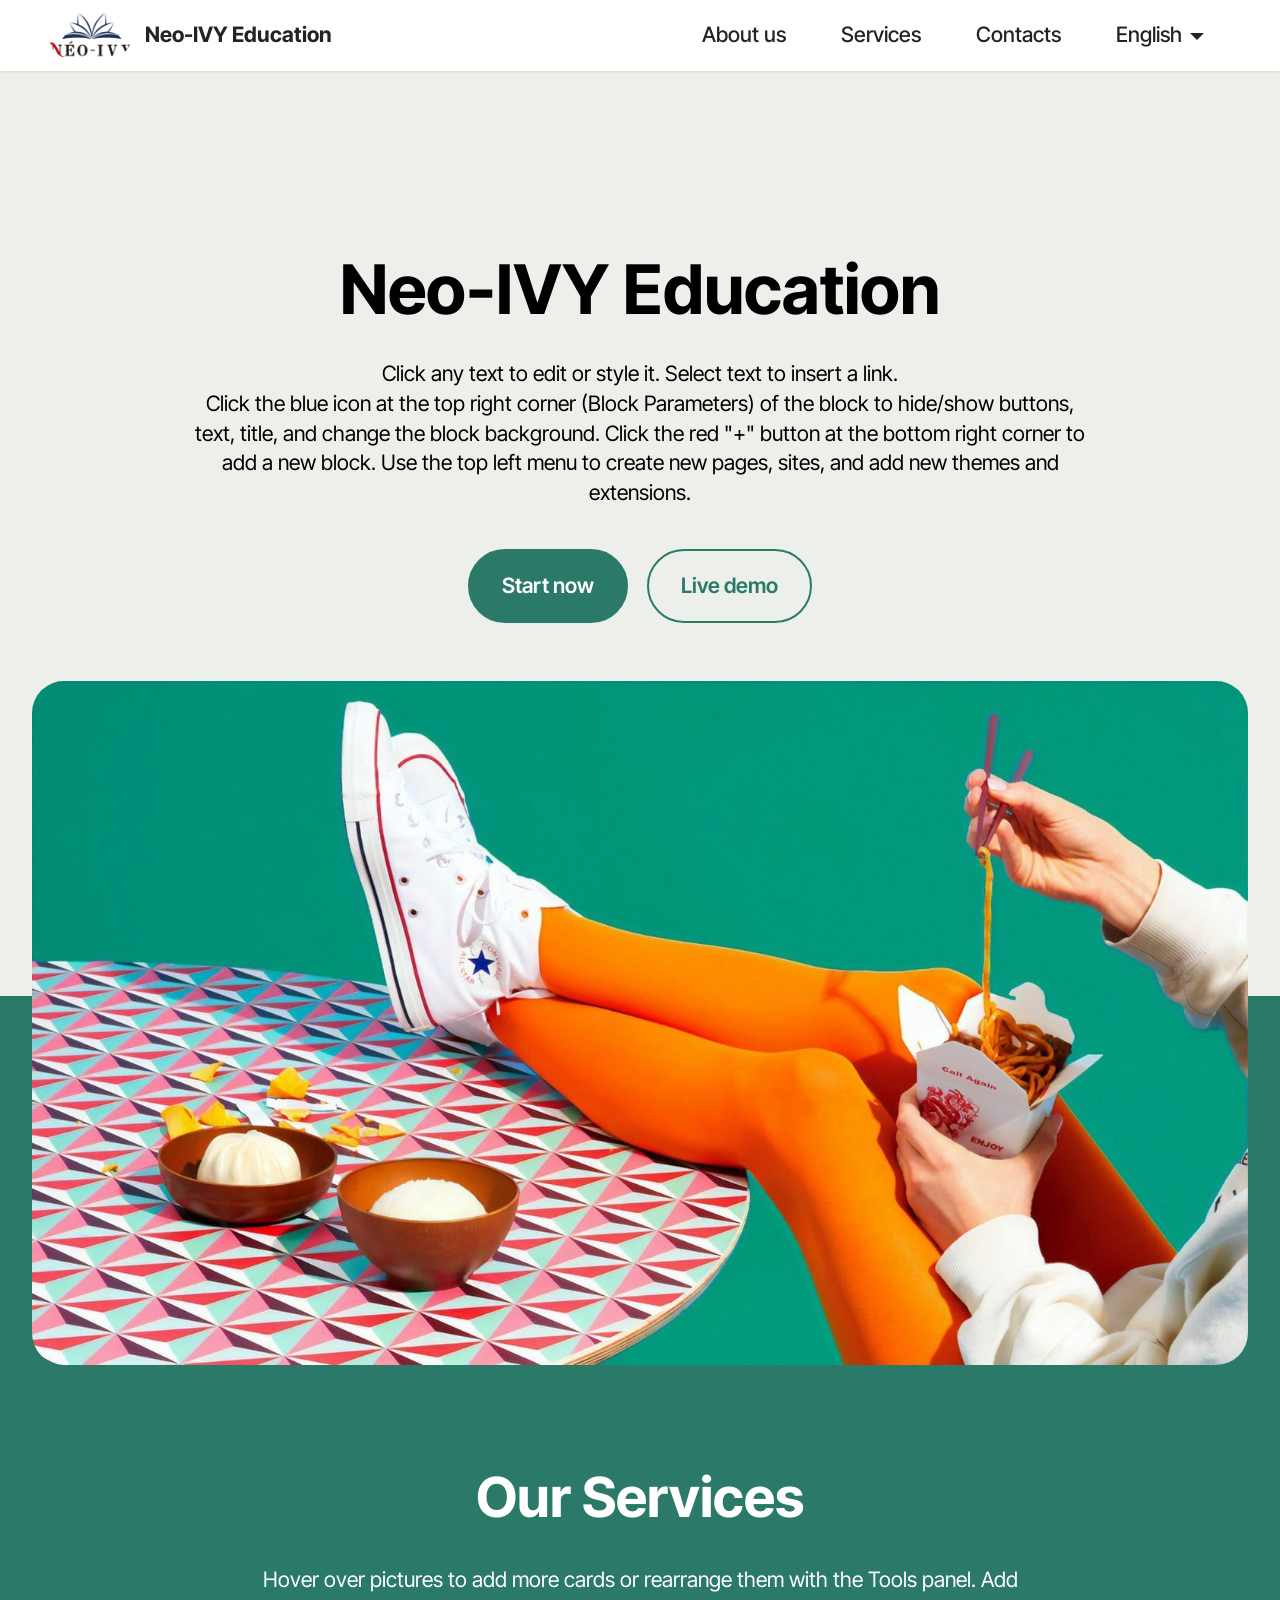
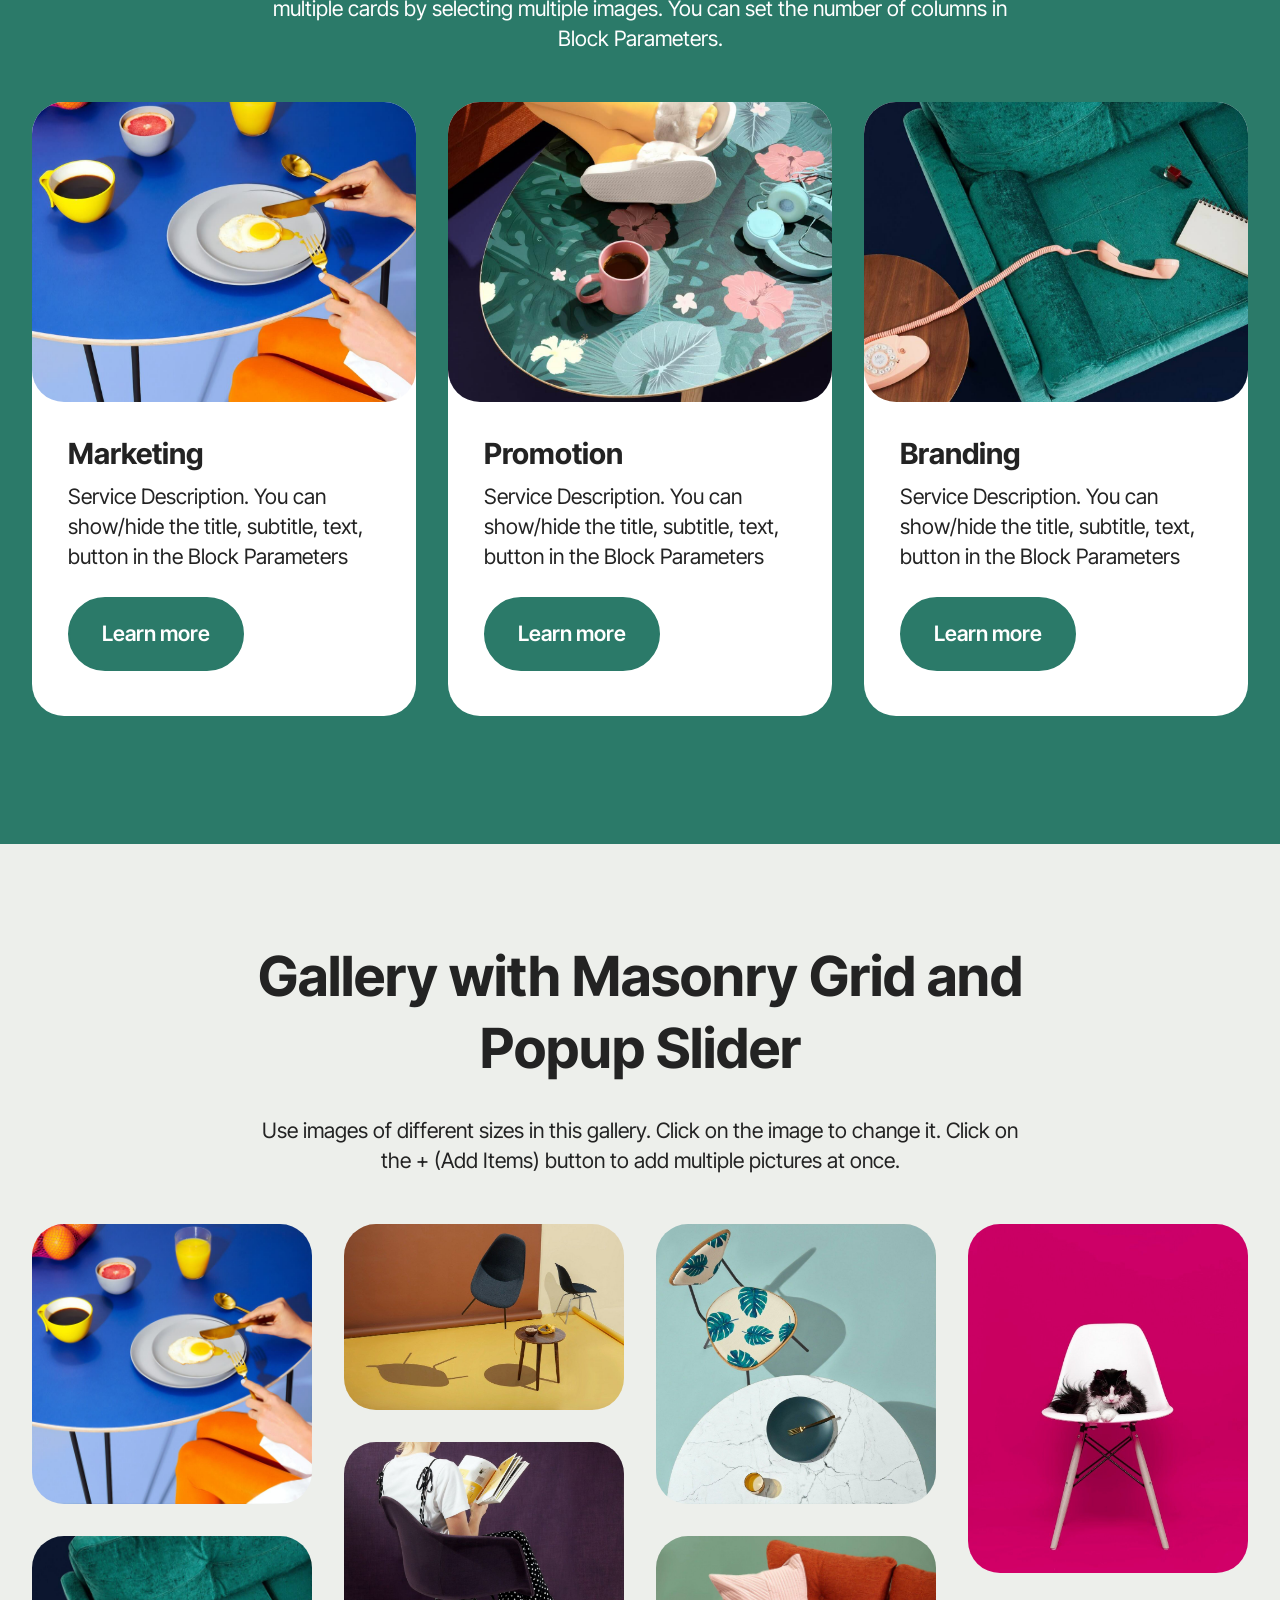
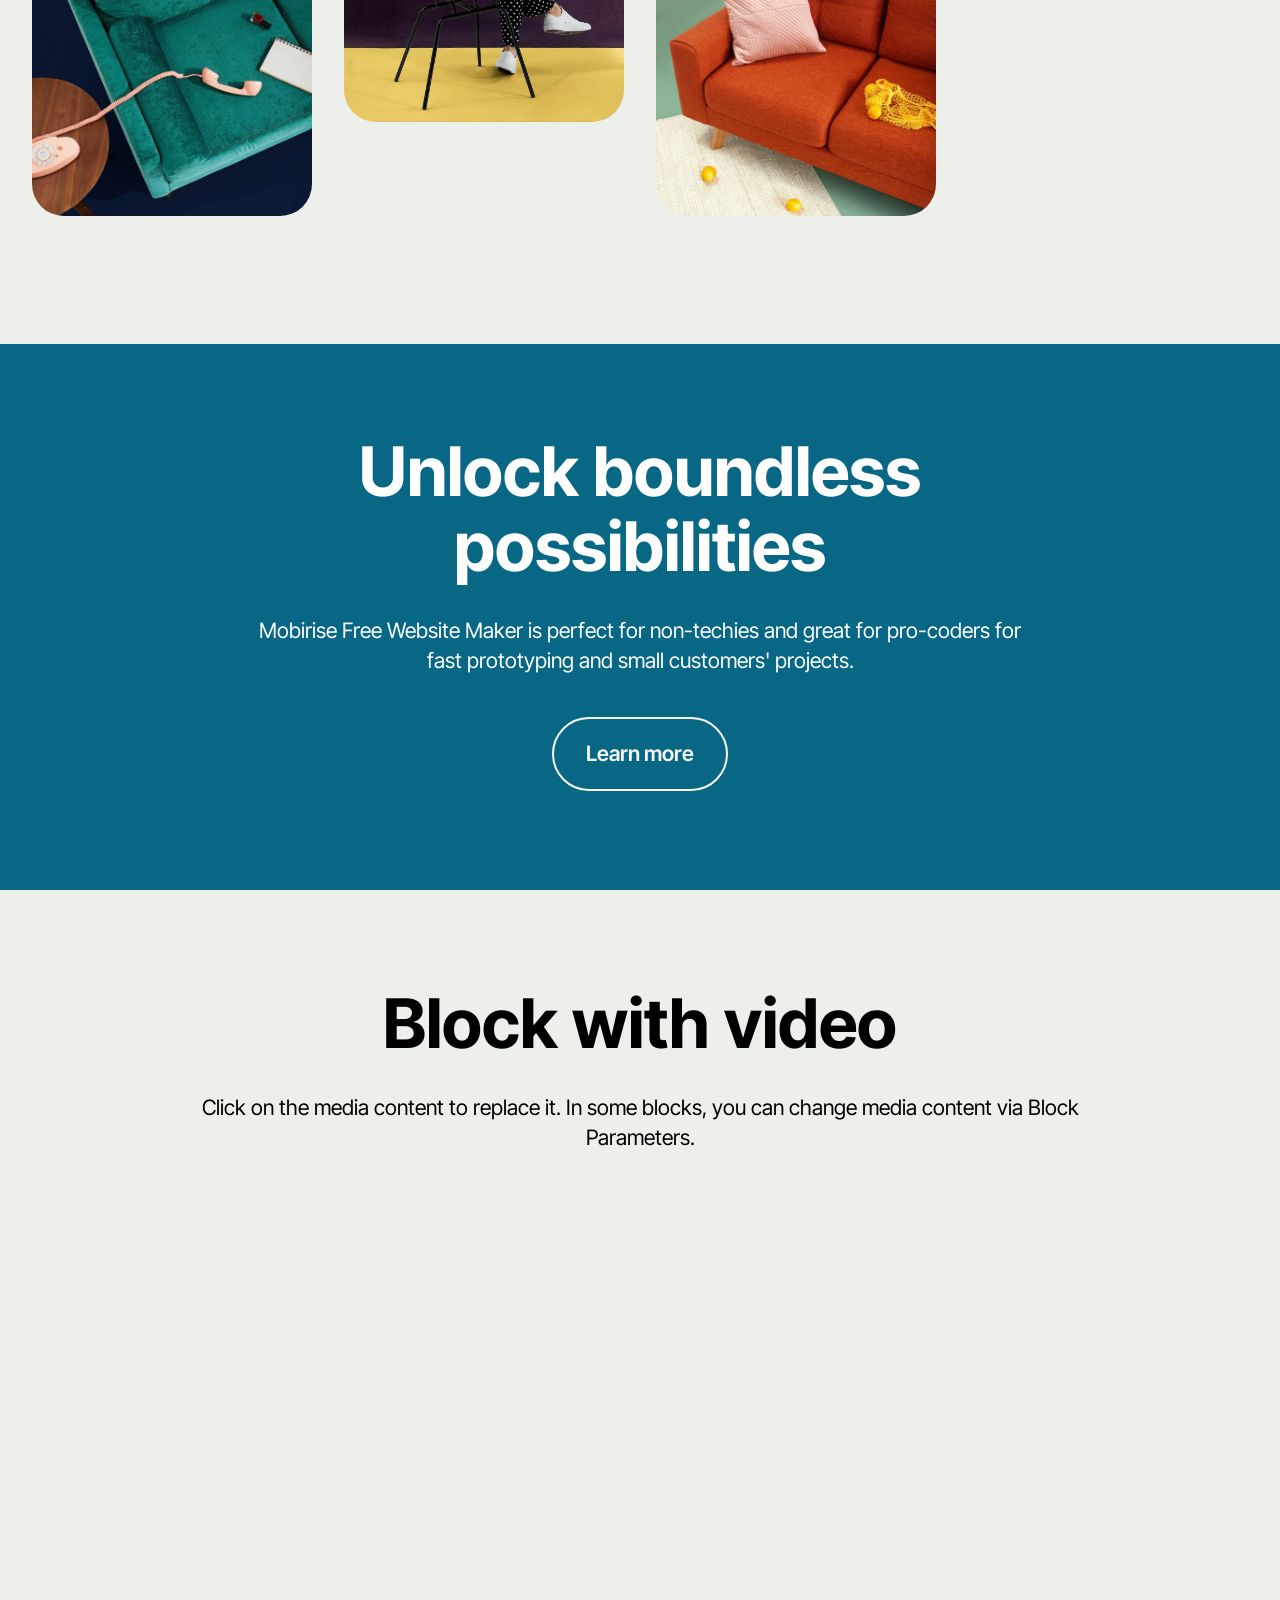
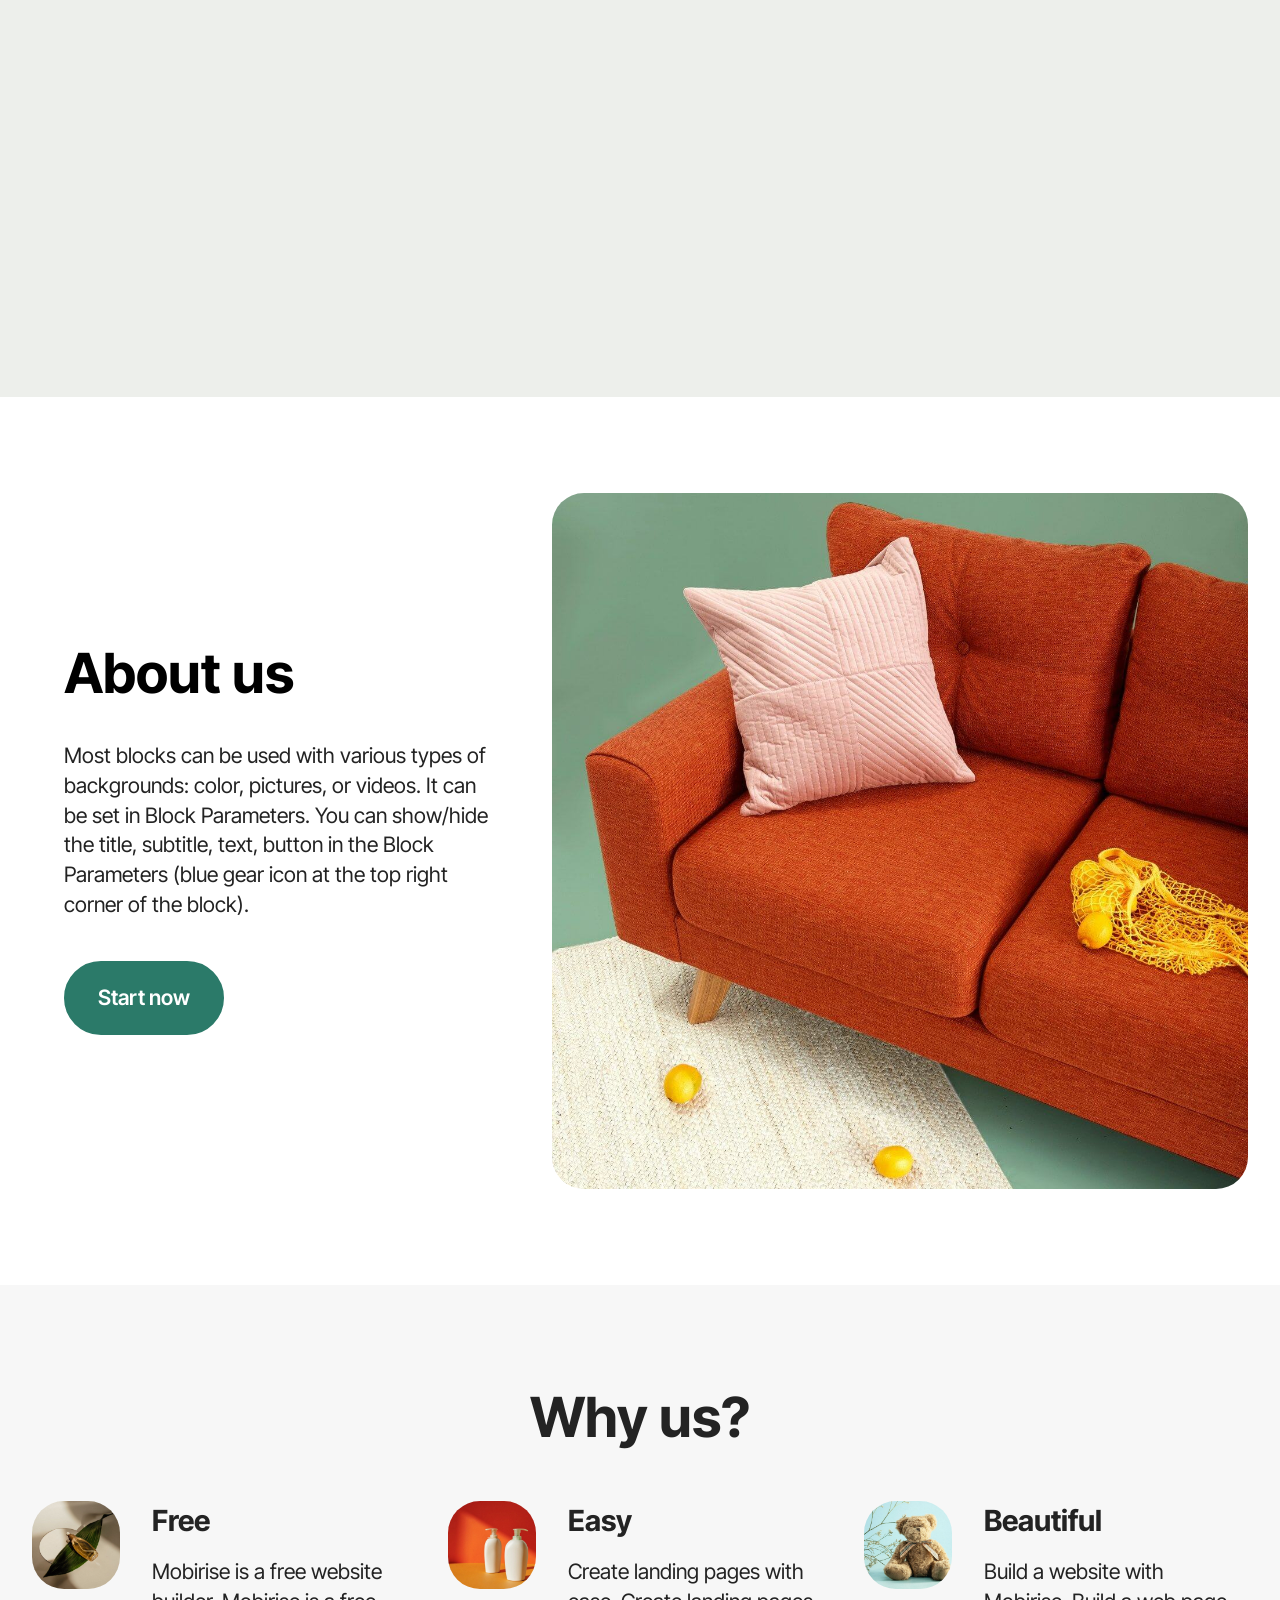
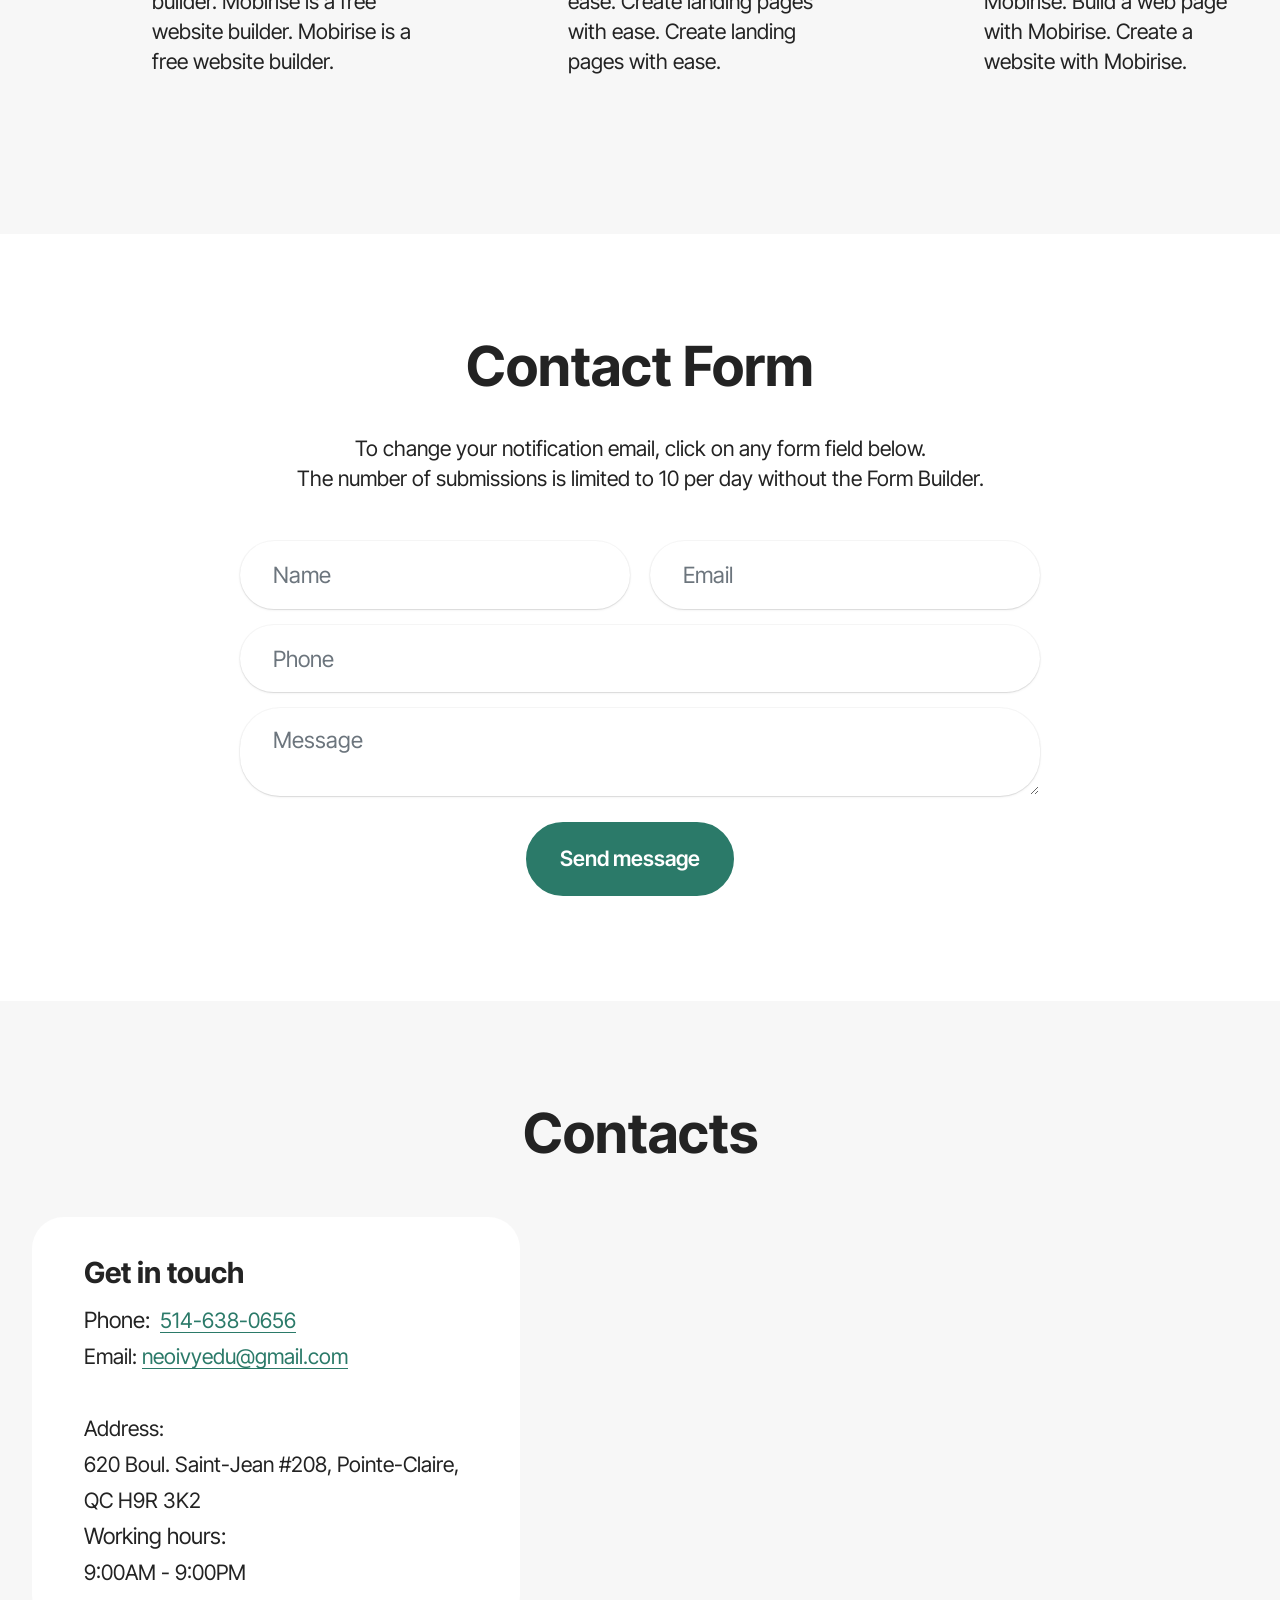
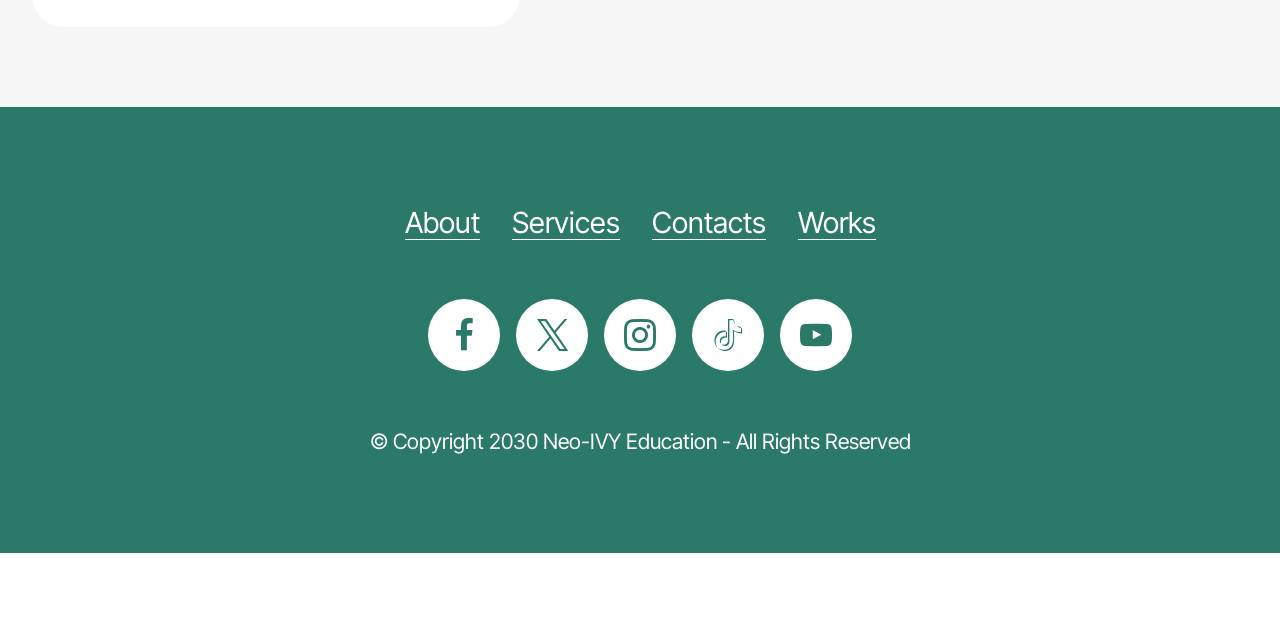
<file: index.html>
<!DOCTYPE html>
<html>
  <head>
    <meta charset="UTF-8">
    <script>
      const lang = navigator.language || navigator.userLanguage;
      if (lang.startsWith('fr')) {
        window.location.href = 'fr/index.html';
      } else if (lang.startsWith('zh')) {
        window.location.href = 'zh/index.html';
      } else {
        window.location.href = 'en/index.html';
      }
    </script>
    <title>Redirecting...</title>
  </head>
  <body>
    <p>Redirecting based on your browser language...</p>
  </body>
</html>
</file>
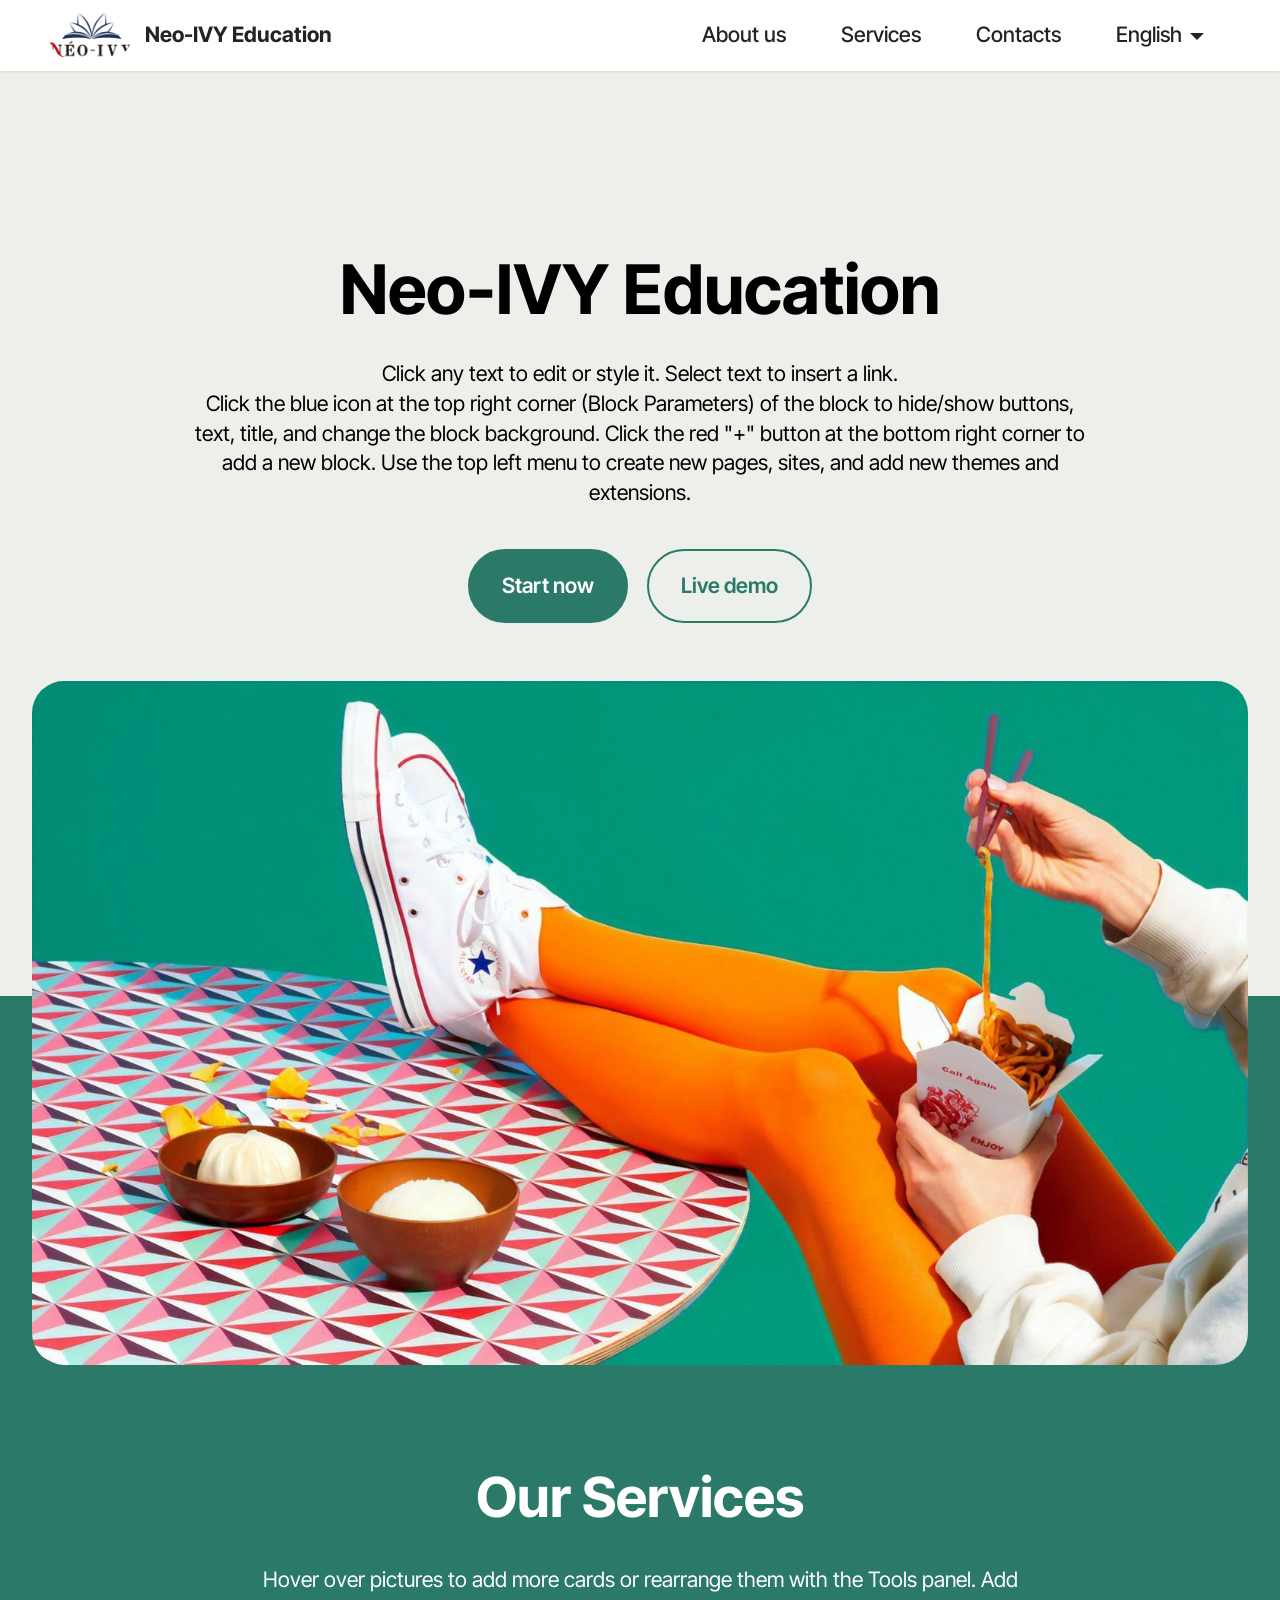
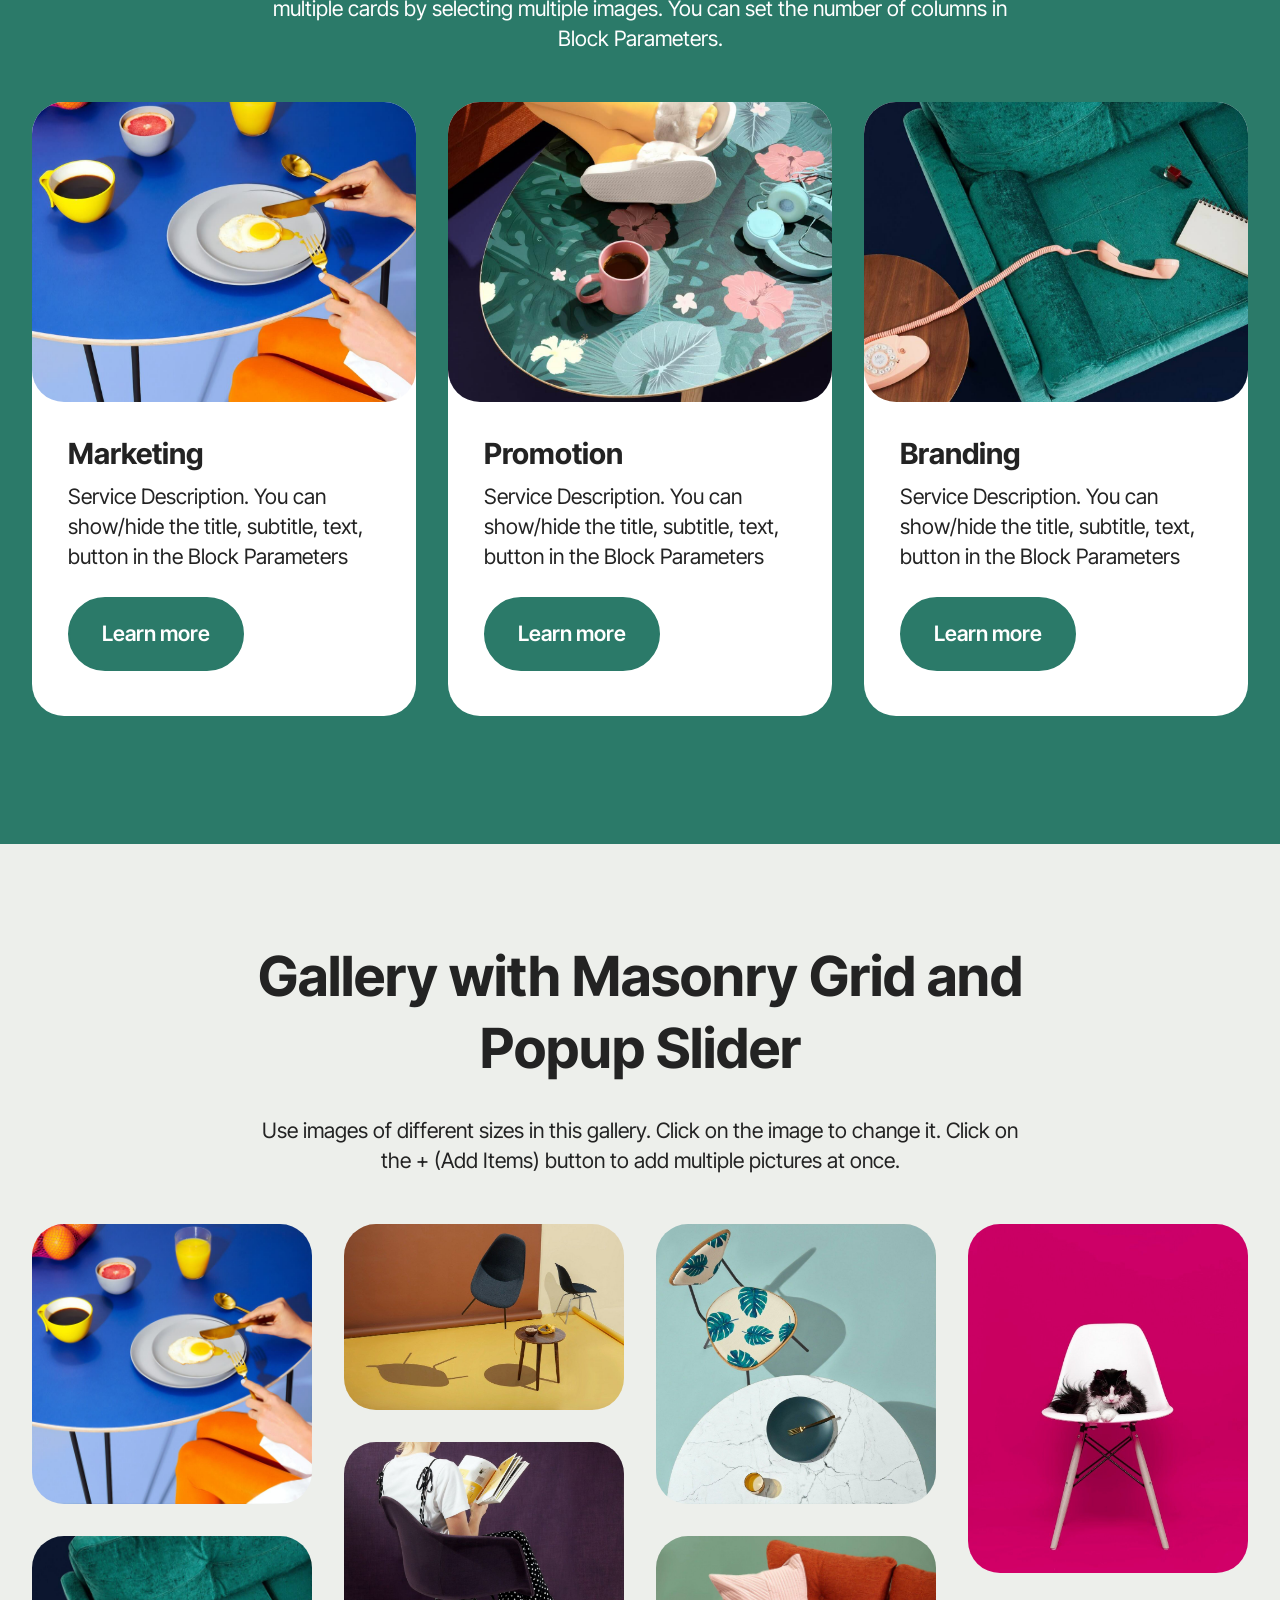
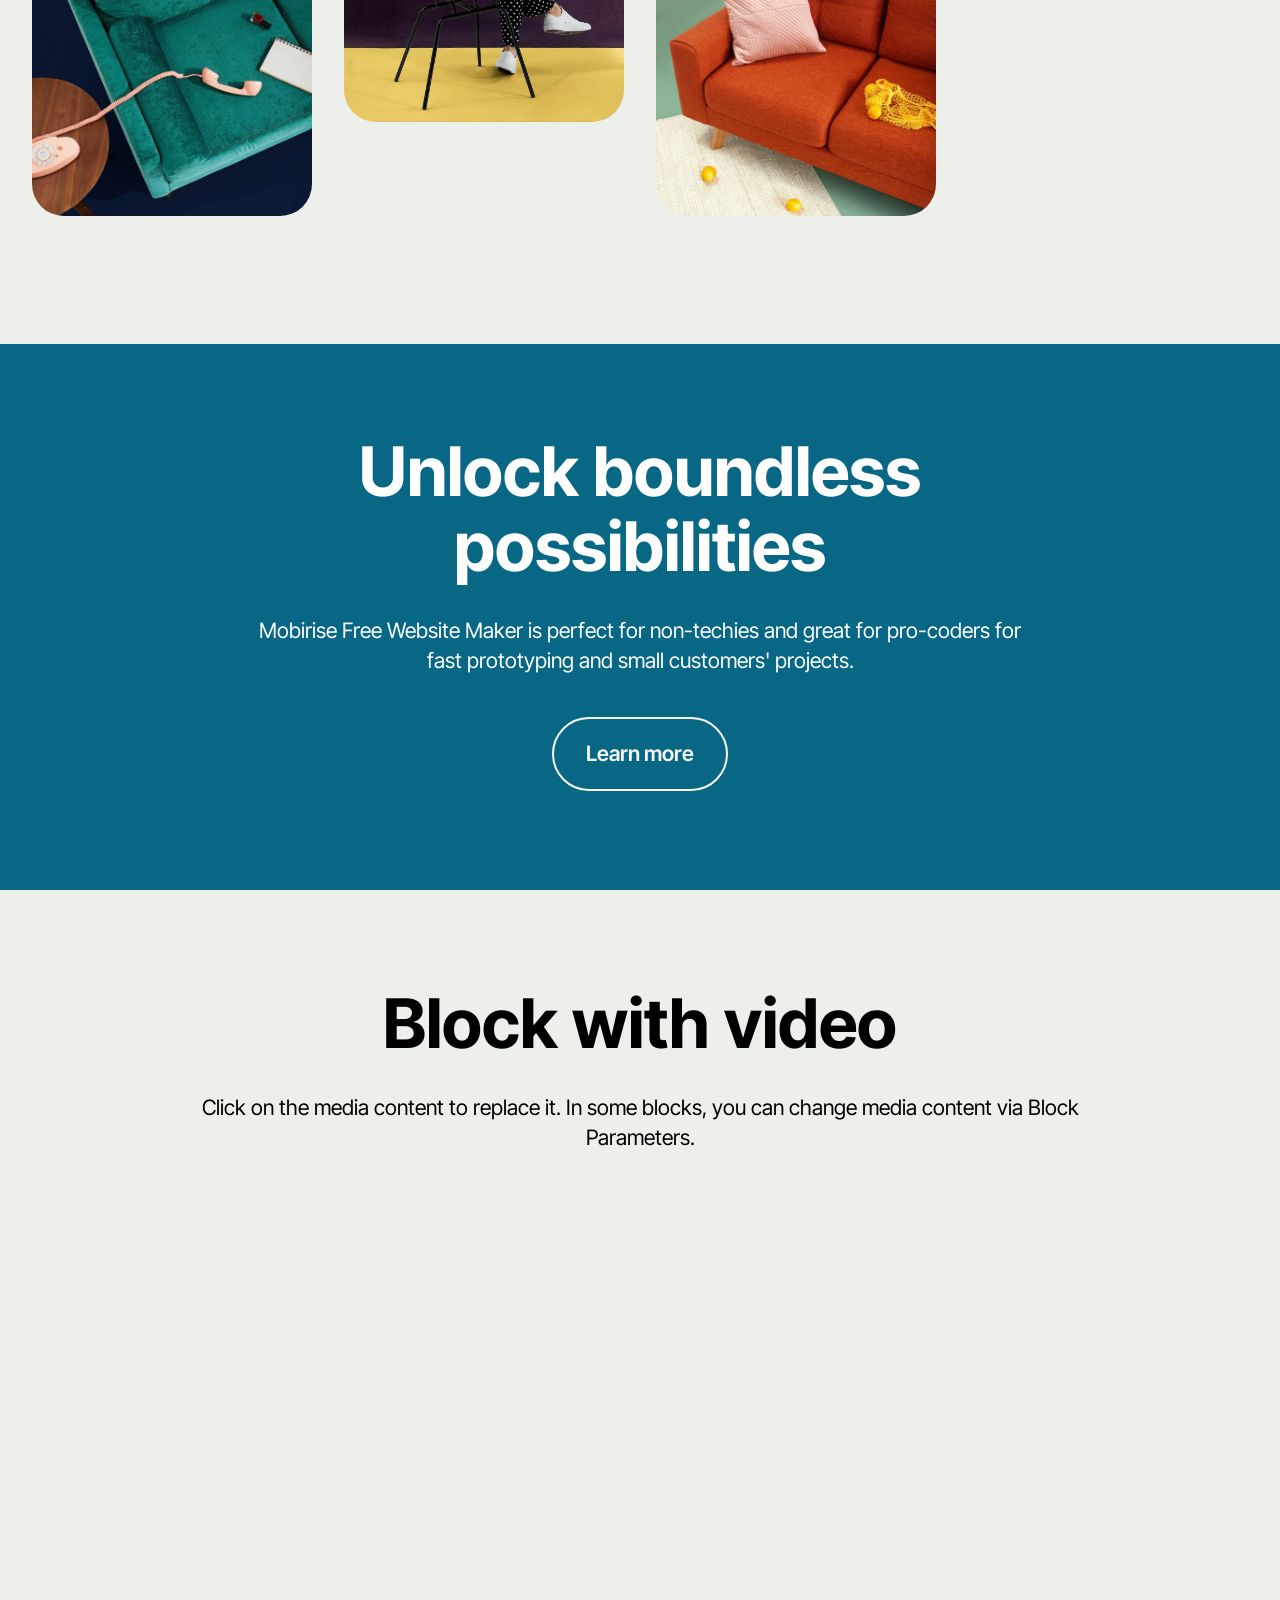
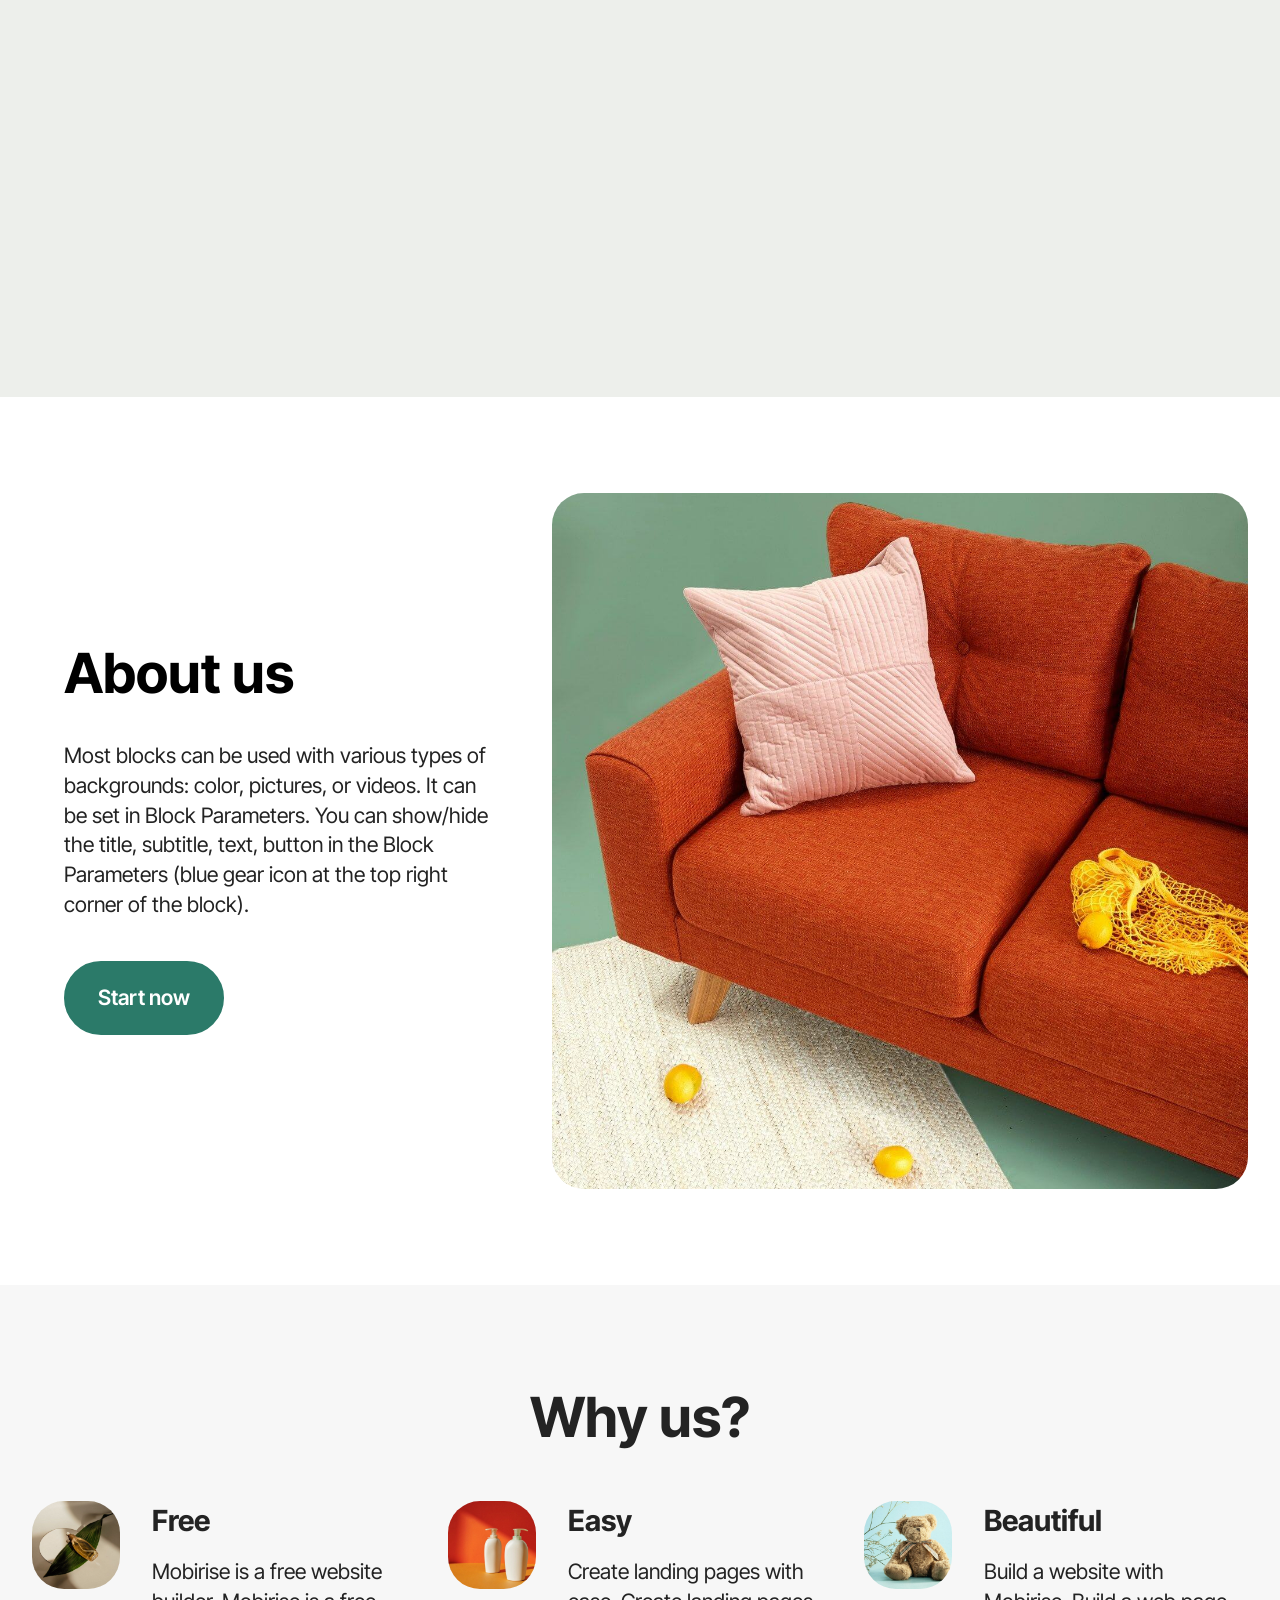
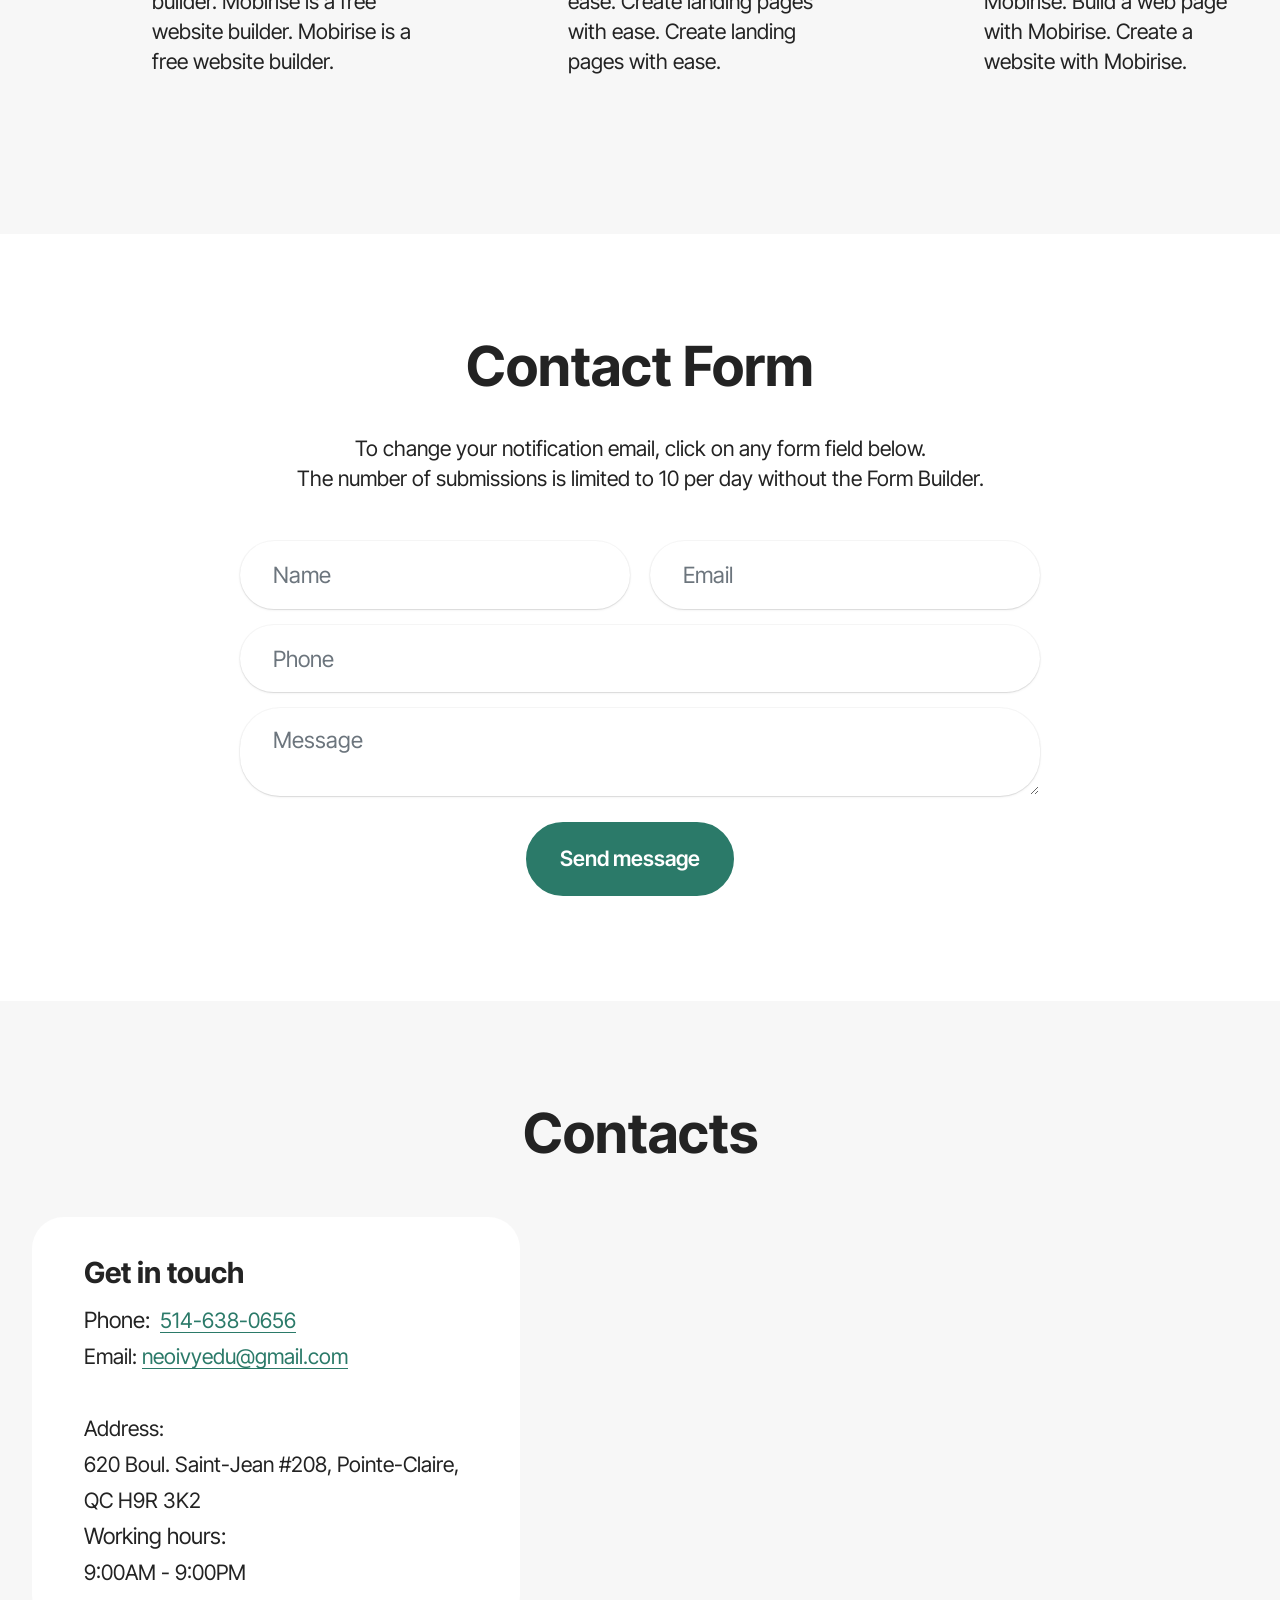
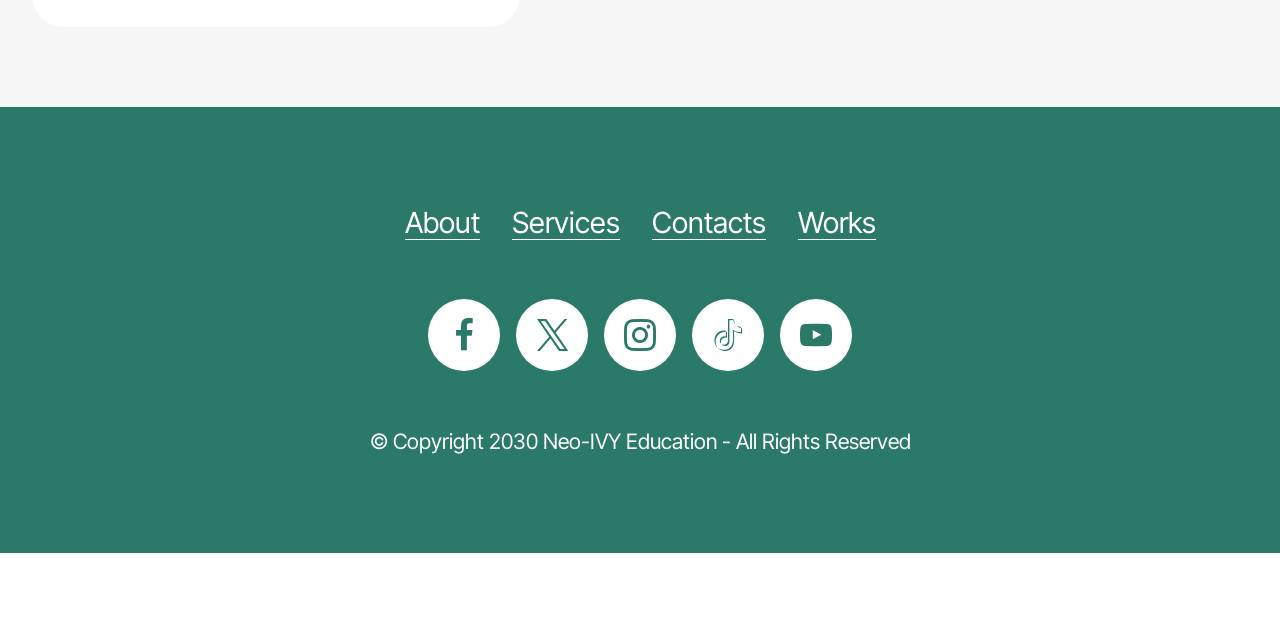
<file: en/index.html>
<!DOCTYPE html>
<html  >
<head>
  <!-- Site made with Mobirise Website Builder v6.0.6, https://mobirise.com -->
  <meta charset="UTF-8">
  <meta http-equiv="X-UA-Compatible" content="IE=edge">
  <meta name="generator" content="Mobirise v6.0.6, mobirise.com">
  <meta name="viewport" content="width=device-width, initial-scale=1, minimum-scale=1">
  <link rel="shortcut icon" href="assets/images/image-20250712162030-128x73.png" type="image/x-icon">
  <meta name="description" content="">
  
  
  <title>Home</title>
  <link rel="stylesheet" href="assets/web/assets/mobirise-icons2/mobirise2.css">
  <link rel="stylesheet" href="assets/bootstrap/css/bootstrap.min.css">
  <link rel="stylesheet" href="assets/bootstrap/css/bootstrap-grid.min.css">
  <link rel="stylesheet" href="assets/bootstrap/css/bootstrap-reboot.min.css">
  <link rel="stylesheet" href="assets/animatecss/animate.css">
  <link rel="stylesheet" href="assets/dropdown/css/style.css">
  <link rel="stylesheet" href="assets/socicon/css/styles.css">
  <link rel="stylesheet" href="assets/theme/css/style.css">
  <link rel="stylesheet" href="assets/gallery/style.css">
  <link rel="preload" href="https://fonts.googleapis.com/css?family=Inter+Tight:100,200,300,400,500,600,700,800,900,100i,200i,300i,400i,500i,600i,700i,800i,900i&display=swap" as="style" onload="this.onload=null;this.rel='stylesheet'">
  <noscript><link rel="stylesheet" href="https://fonts.googleapis.com/css?family=Inter+Tight:100,200,300,400,500,600,700,800,900,100i,200i,300i,400i,500i,600i,700i,800i,900i&display=swap"></noscript>
  <link rel="preload" as="style" href="assets/mobirise/css/mbr-additional.css?v=XotcNy"><link rel="stylesheet" href="assets/mobirise/css/mbr-additional.css?v=XotcNy" type="text/css">

  
  
  
</head>
<body>
  
  <section data-bs-version="5.1" class="menu menu2 cid-uQLMBBZorW" once="menu" id="menu2-1o">
    
    <nav class="navbar navbar-dropdown navbar-fixed-top navbar-expand-lg">
        <div class="container">
            <div class="navbar-brand">
                <span class="navbar-logo">
                    <a href="https://mobiri.se">
                        <img src="assets/images/image-20250712162030-96x55.png" alt="Mobirise Website Builder" style="height: 3rem;">
                    </a>
                </span>
                <span class="navbar-caption-wrap"><a class="navbar-caption text-black display-7" href="https://mobiri.se">Neo-IVY Education</a></span>
            </div>
            <button class="navbar-toggler" type="button" data-toggle="collapse" data-bs-toggle="collapse" data-target="#navbarSupportedContent" data-bs-target="#navbarSupportedContent" aria-controls="navbarNavAltMarkup" aria-expanded="false" aria-label="Toggle navigation">
                <div class="hamburger">
                    <span></span>
                    <span></span>
                    <span></span>
                    <span></span>
                </div>
            </button>
            <div class="collapse navbar-collapse" id="navbarSupportedContent">
                <ul class="navbar-nav nav-dropdown nav-right" data-app-modern-menu="true"><li class="nav-item"><a class="nav-link link text-black display-4" href="https://mobiri.se">
                            About us</a></li>
                    <li class="nav-item"><a class="nav-link link text-black display-4" href="https://mobiri.se">
                            Services</a></li>
                    <li class="nav-item"><a class="nav-link link text-black display-4" href="https://mobiri.se">Contacts</a>
                    </li><li class="nav-item dropdown"><a class="nav-link link text-black dropdown-toggle display-4" href="https://mobiri.se" data-toggle="dropdown-submenu" data-bs-toggle="dropdown" data-bs-auto-close="outside" aria-expanded="false">English</a><div class="dropdown-menu" aria-labelledby="dropdown-150"><a class="text-black dropdown-item display-4" href="https://mobiri.se">Français</a><a class="text-black dropdown-item display-4" href="https://mobiri.se">中文</a></div></li></ul>
                
                
            </div>
        </div>
    </nav>
</section>

<section data-bs-version="5.1" class="header5 cid-tJS6uM4N87" id="header05-1">
	

	
	
	<div class="topbg"></div>
	<div class="align-center container">
		<div class="row justify-content-center">
			<div class="col-md-12 col-lg-9">
				<h1 class="mbr-section-title mbr-fonts-style mb-4 display-1"><strong>Neo-IVY Education</strong></h1>
				<p class="mbr-text mbr-fonts-style mb-4 display-7">Click any text to edit or style it. Select text to insert a link.
<br>Click the blue icon at the top right corner (Block Parameters) of the block to hide/show buttons, text, title, and change the block background. Click the red "+" button at the bottom right corner to add a new block. Use the top left menu to create new pages, sites, and add new themes and extensions.</p>
				<div class="mbr-section-btn mt-3"><a class="btn btn-primary display-7" href="index.html#form02-6">Start now</a> <a class="btn btn-primary-outline display-7" href="index.html#gallery02-v">Live demo</a></div>
			</div>
		</div>
		<div class="row mt-5 justify-content-center">
			<div class="col-12 col-lg-12">
				<img src="assets/images/11.jpg" alt="Mobirise Website Builder" title="">
			</div>
		</div>
	</div>
</section>

<section data-bs-version="5.1" class="features4 cid-tMlEXTHLbS" id="features04-w">
	
	
	<div class="container">
		<div class="row justify-content-center">
			<div class="col-12 content-head">
				<div class="mbr-section-head mb-5">
					<h4 class="mbr-section-title mbr-fonts-style align-center mb-0 display-2"><strong>Our Services</strong></h4>
					<h5 class="mbr-section-subtitle mbr-fonts-style align-center mb-0 mt-4 display-7">Hover over pictures to add more cards or rearrange them with the Tools panel. Add multiple cards by selecting multiple images. You can set the number of columns in Block Parameters.</h5>
					
				</div>
			</div>
		</div>
		<div class="row">
			<div class="item features-image col-12 col-md-6 col-lg-4">
				<div class="item-wrapper">
					<div class="item-img">
						<img src="assets/images/gallery03.jpg" alt="Mobirise Website Builder">
					</div>
					<div class="item-content">
						<h5 class="item-title mbr-fonts-style display-5">
							<strong>Marketing</strong>
						</h5>
						
						<p class="mbr-text mbr-fonts-style display-7">
							Service Description. You can show/hide the title, subtitle, text, button in the Block Parameters
						</p>
						<div class="mbr-section-btn item-footer"><a href="" class="btn item-btn btn-primary display-7">Learn more</a></div>
					</div>

				</div>
			</div>
			<div class="item features-image col-12 col-md-6 col-lg-4">
				<div class="item-wrapper">
					<div class="item-img">
						<img src="assets/images/gallery05.jpg" alt="Mobirise Website Builder">
					</div>
					<div class="item-content">
						<h5 class="item-title mbr-fonts-style display-5">
							<strong>Promotion</strong>
						</h5>
						
						<p class="mbr-text mbr-fonts-style display-7">
							Service Description. You can show/hide the title, subtitle, text, button in the Block Parameters
						</p>
						<div class="mbr-section-btn item-footer"><a href="" class="btn item-btn btn-primary display-7">Learn more</a></div>
					</div>
				</div>
			</div>
			<div class="item features-image col-12 col-md-6 col-lg-4">
				<div class="item-wrapper">
					<div class="item-img">
						<img src="assets/images/gallery02.jpg" alt="Mobirise Website Builder">
					</div>
					<div class="item-content">
						<h5 class="item-title mbr-fonts-style display-5">
							<strong>Branding</strong>
						</h5>
						
						<p class="mbr-text mbr-fonts-style display-7">
							Service Description. You can show/hide the title, subtitle, text, button in the Block Parameters<br>
						</p>
						<div class="mbr-section-btn item-footer"><a href="" class="btn item-btn btn-primary display-7">Learn more</a></div>
					</div>
				</div>
			</div>
		</div>
	</div>
</section>

<section data-bs-version="5.1" class="gallery1 mbr-gallery cid-tMlDYtQ5fF" id="gallery02-v">
    

    
    

    <div class="container-fluid">
        <div class="row justify-content-center">
            <div class="col-12 content-head">
                <div class="mbr-section-head mb-5">
                    <h3 class="mbr-section-title mbr-fonts-style align-center m-0 display-2"><strong>Gallery with Masonry Grid and Popup Slider</strong></h3>
                    <h4 class="mbr-section-subtitle mbr-fonts-style align-center mb-0 mt-4 display-7">Use images of different sizes in this gallery. Click on the image to change it. Click on the + (Add Items) button to add multiple pictures at once.</h4>
                </div>
            </div>
        </div>
        <div class="row mbr-gallery mbr-masonry" data-masonry="{&quot;percentPosition&quot;: true }">
            <div class="col-12 col-md-6 col-lg-3 item gallery-image">
                <div class="item-wrapper" data-toggle="modal" data-bs-toggle="modal" data-target="#uQMm9nZh0n-modal" data-bs-target="#uQMm9nZh0n-modal">
                    <img class="w-100" src="assets/images/gallery03.jpg" alt="Mobirise Website Builder" data-slide-to="0" data-bs-slide-to="0" data-target="#lb-uQMm9nZh0n" data-bs-target="#lb-uQMm9nZh0n">
                    <div class="icon-wrapper">
                        <span class="mobi-mbri mobi-mbri-search mbr-iconfont mbr-iconfont-btn"></span>
                    </div>
                </div>
                
            </div>
            <div class="col-12 col-md-6 col-lg-3 item gallery-image">
                <div class="item-wrapper" data-toggle="modal" data-bs-toggle="modal" data-target="#uQMm9nZh0n-modal" data-bs-target="#uQMm9nZh0n-modal">
                    <img class="w-100" src="assets/images/gallery13.jpg" alt="Mobirise Website Builder" data-slide-to="1" data-bs-slide-to="1" data-target="#lb-uQMm9nZh0n" data-bs-target="#lb-uQMm9nZh0n">
                    <div class="icon-wrapper">
                        <span class="mobi-mbri mobi-mbri-search mbr-iconfont mbr-iconfont-btn"></span>
                    </div>
                </div>
                
            </div>
            <div class="col-12 col-md-6 col-lg-3 item gallery-image">
                <div class="item-wrapper" data-toggle="modal" data-bs-toggle="modal" data-target="#uQMm9nZh0n-modal" data-bs-target="#uQMm9nZh0n-modal">
                    <img class="w-100" src="assets/images/gallery10.jpg" alt="Mobirise Website Builder" data-slide-to="2" data-bs-slide-to="2" data-target="#lb-uQMm9nZh0n" data-bs-target="#lb-uQMm9nZh0n">
                    <div class="icon-wrapper">
                        <span class="mobi-mbri mobi-mbri-search mbr-iconfont mbr-iconfont-btn"></span>
                    </div>
                </div>
                
            </div>
            <div class="col-12 col-md-6 col-lg-3 item gallery-image">
                <div class="item-wrapper" data-toggle="modal" data-bs-toggle="modal" data-target="#uQMm9nZh0n-modal" data-bs-target="#uQMm9nZh0n-modal">
                    <img class="w-100" src="assets/images/gallery08.jpg" alt="Mobirise Website Builder" data-slide-to="3" data-bs-slide-to="3" data-target="#lb-uQMm9nZh0n" data-bs-target="#lb-uQMm9nZh0n">
                    <div class="icon-wrapper">
                        <span class="mobi-mbri mobi-mbri-search mbr-iconfont mbr-iconfont-btn"></span>
                    </div>
                </div>
                
            </div>
            <div class="col-12 col-md-6 col-lg-3 item gallery-image">
                <div class="item-wrapper" data-toggle="modal" data-bs-toggle="modal" data-target="#uQMm9nZh0n-modal" data-bs-target="#uQMm9nZh0n-modal">
                    <img class="w-100" src="assets/images/gallery06.jpg" alt="Mobirise Website Builder" data-slide-to="4" data-bs-slide-to="4" data-target="#lb-uQMm9nZh0n" data-bs-target="#lb-uQMm9nZh0n">
                    <div class="icon-wrapper">
                        <span class="mobi-mbri mobi-mbri-search mbr-iconfont mbr-iconfont-btn"></span>
                    </div>
                </div>
                
            </div>
            <div class="col-12 col-md-6 col-lg-3 item gallery-image">
                <div class="item-wrapper" data-toggle="modal" data-bs-toggle="modal" data-target="#uQMm9nZh0n-modal" data-bs-target="#uQMm9nZh0n-modal">
                    <img class="w-100" src="assets/images/gallery02.jpg" alt="Mobirise Website Builder" data-slide-to="5" data-bs-slide-to="5" data-target="#lb-uQMm9nZh0n" data-bs-target="#lb-uQMm9nZh0n">
                    <div class="icon-wrapper">
                        <span class="mobi-mbri mobi-mbri-search mbr-iconfont mbr-iconfont-btn"></span>
                    </div>
                </div>
                
            </div>
            <div class="col-12 col-md-6 col-lg-3 item gallery-image">
                <div class="item-wrapper" data-toggle="modal" data-bs-toggle="modal" data-target="#uQMm9nZh0n-modal" data-bs-target="#uQMm9nZh0n-modal">
                    <img class="w-100" src="assets/images/gallery01.jpg" alt="Mobirise Website Builder" data-slide-to="6" data-bs-slide-to="6" data-target="#lb-uQMm9nZh0n" data-bs-target="#lb-uQMm9nZh0n">
                    <div class="icon-wrapper">
                        <span class="mobi-mbri mobi-mbri-search mbr-iconfont mbr-iconfont-btn"></span>
                    </div>
                </div>
                
            </div>
        </div>

        <div class="modal mbr-slider" tabindex="-1" role="dialog" aria-hidden="true" id="uQMm9nZh0n-modal">
            <div class="modal-dialog" role="document">
                <div class="modal-content">
                    <div class="modal-body">
                        <div class="carousel slide" id="lb-uQMm9nZh0n" data-interval="5000" data-bs-interval="5000">
                            <div class="carousel-inner">
                                <div class="carousel-item active">
                                    <img class="d-block w-100" src="assets/images/gallery03.jpg" alt="Mobirise Website Builder">
                                </div>
                                <div class="carousel-item">
                                    <img class="d-block w-100" src="assets/images/gallery13.jpg" alt="Mobirise Website Builder">
                                </div>
                                <div class="carousel-item">
                                    <img class="d-block w-100" src="assets/images/gallery10.jpg" alt="Mobirise Website Builder">
                                </div>
                                <div class="carousel-item">
                                    <img class="d-block w-100" src="assets/images/gallery08.jpg" alt="Mobirise Website Builder">
                                </div>
                                <div class="carousel-item">
                                    <img class="d-block w-100" src="assets/images/gallery06.jpg" alt="Mobirise Website Builder">
                                </div>
                                <div class="carousel-item">
                                    <img class="d-block w-100" src="assets/images/gallery02.jpg" alt="Mobirise Website Builder">
                                </div>
                                <div class="carousel-item">
                                    <img class="d-block w-100" src="assets/images/gallery01.jpg" alt="Mobirise Website Builder">
                                </div>
                            </div>
                            <ol class="carousel-indicators">
                                <li data-slide-to="0" data-bs-slide-to="0" class="active" data-target="#lb-uQMm9nZh0n" data-bs-target="#lb-uQMm9nZh0n"></li>
                                <li data-slide-to="1" data-bs-slide-to="1" data-target="#lb-uQMm9nZh0n" data-bs-target="#lb-uQMm9nZh0n"></li>
                                <li data-slide-to="2" data-bs-slide-to="2" data-target="#lb-uQMm9nZh0n" data-bs-target="#lb-uQMm9nZh0n"></li>
                                <li data-slide-to="3" data-bs-slide-to="3" data-target="#lb-uQMm9nZh0n" data-bs-target="#lb-uQMm9nZh0n"></li>
                                <li data-slide-to="4" data-bs-slide-to="4" data-target="#lb-uQMm9nZh0n" data-bs-target="#lb-uQMm9nZh0n"></li>
                                <li data-slide-to="5" data-bs-slide-to="5" data-target="#lb-uQMm9nZh0n" data-bs-target="#lb-uQMm9nZh0n"></li>
                                <li data-slide-to="6" data-bs-slide-to="6" data-target="#lb-uQMm9nZh0n" data-bs-target="#lb-uQMm9nZh0n"></li>
                            </ol>
                            <a role="button" href="" class="close" data-dismiss="modal" data-bs-dismiss="modal" aria-label="Close">
                            </a>
                            <a class="carousel-control-prev carousel-control" role="button" data-slide="prev" data-bs-slide="prev" href="#lb-uQMm9nZh0n">
                                <span class="mobi-mbri mobi-mbri-arrow-prev" aria-hidden="true"></span>
                                <span class="sr-only visually-hidden">Previous</span>
                            </a>
                            <a class="carousel-control-next carousel-control" role="button" data-slide="next" data-bs-slide="next" href="#lb-uQMm9nZh0n">
                                <span class="mobi-mbri mobi-mbri-arrow-next" aria-hidden="true"></span>
                                <span class="sr-only visually-hidden">Next</span>
                            </a>
                        </div>
                    </div>
                </div>
            </div>
        </div>
    </div>
</section>

<section data-bs-version="5.1" class="header09 cid-tLAX5BnXkJ" id="header09-q">
	
	
	<div class="container">
		<div class="row">
			<div class="content-wrap col-12 col-md-8">
				<h1 class="mbr-section-title mbr-fonts-style mbr-white mb-4 display-1"><strong>Unlock boundless possibilities</strong></h1>
				
				<p class="mbr-fonts-style mbr-text mbr-white mb-4 display-7">
					Mobirise Free Website Maker is perfect for non-techies and great for pro-coders for fast prototyping and small customers' projects.
				</p>
				<div class="mbr-section-btn"><a class="btn btn-white-outline display-7" href="https://mobiri.se">Learn more</a></div>
			</div>
		</div>
	</div>
</section>

<section data-bs-version="5.1" class="header7 cid-tLeaLmEeFr" id="header07-h">
  

  
  
  
  <div class="align-center container">
    <div class="row justify-content-center">
      <div class="col-md-12 col-lg-9 mb-5">
        <h1 class="mbr-section-title mbr-fonts-style display-1"><strong>Block with video</strong>
        </h1>
        <p class="mbr-text mbr-fonts-style mt-4 display-7">
          Click on the media content to replace it. In some blocks, you can change media content via Block Parameters.
        </p>
        
      </div>
    </div>

    <div class="row justify-content-center">
      <div class="mbr-figure col-12 col-md-12"><iframe class="mbr-embedded-video" src="https://www.youtube.com/embed/sGpPgQeEyOc?rel=0&amp;amp;mute=1&amp;showinfo=0&amp;autoplay=1&amp;loop=1&amp;playlist=sGpPgQeEyOc" width="1280" height="720" frameborder="0" allowfullscreen></iframe></div>
    </div>
  </div>
</section>

<section data-bs-version="5.1" class="header1 cid-tJS9vXDdRK" id="header01-7">
	

	
	

	<div class="container">
		<div class="row justify-content-center">
			<div class="col-12 col-md-12 col-lg-7 image-wrapper">
				<img class="w-100" src="assets/images/gallery01.jpg" alt="Mobirise Website Builder">
			</div>
			<div class="col-12 col-lg col-md-12">
				<div class="text-wrapper align-left">
					<h1 class="mbr-section-title mbr-fonts-style mb-4 display-2"><strong>About us</strong></h1>
					<p class="mbr-text mbr-fonts-style mb-4 display-7">
						Most blocks can be used with various types of backgrounds: color, pictures, or videos. It can be set in Block Parameters.&nbsp;You can show/hide the title, subtitle, text, button in the Block Parameters (blue gear icon at the top right corner of the block).&nbsp;</p>
					<div class="mbr-section-btn mt-3"><a class="btn btn-primary display-7" href="https://mobiri.se">Start now</a></div>
				</div>
			</div>
		</div>
	</div>
</section>

<section data-bs-version="5.1" class="features15 cid-tLek7gQhG7" id="features015-m">
	

	
	
	<div class="container">
		<div class="mbr-section-head mb-5">
			<h4 class="mbr-section-title mbr-fonts-style align-center mb-0 display-2">
			  <strong>Why us?</strong></h4>
			
		  </div>
		<div class="row justify-content-center">
			<div class="item features-without-image col-12 col-lg-4">
				<div class="item-wrapper">
					<div class="img-wrapper">
						<img src="assets/images/shop1.jpg" alt="Mobirise Website Builder">
					</div>
					<div class="card-box">
						<h4 class="card-title mbr-fonts-style mb-3 display-5">
							<strong>Free</strong></h4>
						<h5 class="card-text mbr-fonts-style display-7">
							Mobirise is a free website builder. Mobirise is a free website builder. Mobirise is a free website builder.</h5>
					</div>
				</div>
			</div>
			<div class="item features-without-image col-12 col-lg-4">
				<div class="item-wrapper">
					<div class="img-wrapper">
						<img src="assets/images/shop2.jpg" alt="Mobirise Website Builder">
					</div>
					<div class="card-box">
						<h4 class="card-title mbr-fonts-style mb-3 display-5">
							<strong>Easy</strong></h4>
						<h5 class="card-text mbr-fonts-style display-7">
							Create landing pages with ease. Create landing pages with ease. Create landing pages with ease.<br><br></h5>
					</div>
				</div>
			</div>
			<div class="item features-without-image col-12 col-lg-4">
				<div class="item-wrapper">
					<div class="img-wrapper">
						<img src="assets/images/shop3.jpg" alt="Mobirise Website Builder">
					</div>
					<div class="card-box">
						<h4 class="card-title mbr-fonts-style mb-3 display-5">
							<strong>Beautiful</strong></h4>
						<h5 class="card-text mbr-fonts-style display-7">
							Build a website with Mobirise. Build a web page with Mobirise. Create a website with Mobirise.</h5>
					</div>
				</div>
			</div>
		</div>
	</div>
</section>

<section data-bs-version="5.1" class="form5 cid-tJS9pBcTSa" id="form02-6">
    
    
    <div class="container">
        <div class="mbr-section-head mb-5">
            <h3 class="mbr-section-title mbr-fonts-style align-center mb-0 display-2">
                <strong>Contact Form</strong></h3>
            <h4 class="mbr-section-subtitle mbr-fonts-style align-center mb-0 mt-4 display-7">To change your notification email, click on any form field below.
<div>The number of submissions is limited to 10 per day without the Form Builder.</div></h4>
        </div>
        <div class="row justify-content-center mt-4">
            <div class="col-lg-8 mx-auto mbr-form" data-form-type="formoid">
                <form action="https://mobirise.eu/" method="POST" class="mbr-form form-with-styler" data-form-title="Form Name"><input type="hidden" name="email" data-form-email="true" value="NvfaPwDQg6g1zqrW+1JMEdEXFUEiGu8N4GfisVj/REAe6SzyQOnD7Kr02457gr1VEAqobW7hzZR/N92cr1Bs6kDTmE99aJ10G6o69fN1z0l+2Nin4tmss3MmRVUcF7XZ">
                    <div class="row">
                        <div hidden="hidden" data-form-alert="" class="alert alert-success col-12">Thanks for filling out the form!</div>
                        <div hidden="hidden" data-form-alert-danger="" class="alert alert-danger col-12">
                            Oops...! some problem!
                        </div>
                    </div>
                    <div class="dragArea row">
                        <div class="col-md col-sm-12 form-group mb-3" data-for="name">
                            <input type="text" name="name" placeholder="Name" data-form-field="name" class="form-control" value="" id="name-form02-6">
                        </div>
                        <div class="col-md col-sm-12 form-group mb-3" data-for="email">
                            <input type="email" name="email" placeholder="Email" data-form-field="email" class="form-control" value="" id="email-form02-6">
                        </div>
                        <div class="col-12 form-group mb-3" data-for="phone">
                            <input type="tel" name="phone" placeholder="Phone" data-form-field="phone" class="form-control" value="" id="phone-form02-6">
                        </div>
                        <div class="col-12 form-group mb-3" data-for="textarea">
                            <textarea name="textarea" placeholder="Message" data-form-field="textarea" class="form-control" id="textarea-form02-6"></textarea>
                        </div>
                        <div class="col-lg-12 col-md-12 col-sm-12 align-center mbr-section-btn">
                            <button type="submit" class="btn btn-primary display-7">Send message</button>
                        </div>
                    </div>
                </form>
            </div>
        </div>
    </div>
</section>

<section data-bs-version="5.1" class="contacts2 map1 cid-tLdYHD757A" id="contacts02-9">

    

    
    <div class="container">
        <div class="mbr-section-head mb-5">
            <h3 class="mbr-section-title mbr-fonts-style align-center mb-0 display-2">
                <strong>Contacts</strong>
            </h3>
            
        </div>
        <div class="row justify-content-center mt-4">
            <div class="card col-12 col-md-5">
                <div class="card-wrapper">
                    <div class="text-wrapper">
                        <h5 class="cardTitle mbr-fonts-style mb-2 display-5">
                        <strong>Get in touch</strong></h5>
                    <ul class="list mbr-fonts-style display-7">
                        <li class="mbr-text item-wrap"><span style="font-size: 1.4rem;">Phone: </span>&nbsp;<a href="tel:+1 -514-6380656" class="text-primary">514-638-0656</a></li>
                        <li class="mbr-text item-wrap">Email: <a href="mailto:neoivyedu@gmail.com" class="text-primary">neoivyedu@gmail.com</a></li><li class="mbr-text item-wrap"><br></li>
                        <li class="mbr-text item-wrap">Address: </li><li class="mbr-text item-wrap">620 Boul. Saint-Jean #208, Pointe-Claire, QC H9R 3K2</li><li class="mbr-text item-wrap"><span style="font-size: 1.4rem;">Working hours:</span><br></li><li class="mbr-text item-wrap">9:00AM - 9:00PM</li>
                    </ul>
                    </div>
                </div>
            </div>
            <div class="map-wrapper col-12 col-md-7">
                <div class="google-map"><iframe frameborder="0" style="border:0" src="https://www.google.com/maps/embed/v1/place?key=AIzaSyAtXm0x23nRCgazjDV2Kl3GTHRP411ougQ&amp;q=620 Boul. Saint-Jean #208, Pointe-Claire, QC H9R 3K2" allowfullscreen=""></iframe></div>
            </div>
        </div>
    </div>
</section>

<section data-bs-version="5.1" class="footer1 programm5 cid-tJS9NNcTLZ" once="footers" id="footer03-8">

        

    

    <div class="container">
        <div class="row">

            <div class="row-links mb-4">
                <ul class="header-menu">
                  
                  
                  
                  
                <li class="header-menu-item mbr-fonts-style display-5"><a href="index.html#header01-7" class="text-danger">About</a></li><li class="header-menu-item mbr-fonts-style display-5"><a href="index.html#features04-w" class="text-danger text-primary">Services</a></li><li class="header-menu-item mbr-fonts-style display-5"><a href="index.html#contacts02-9" class="text-danger">Contacts</a></li><li class="header-menu-item mbr-fonts-style display-5"><a href="index.html#gallery02-v" class="text-danger text-primary">Works</a></li></ul>
              </div>

            <div class="col-12">
                <div class="social-row">
                    <div class="soc-item">
                        <a href="https://mobiri.se/" target="_blank">
                            <span class="mbr-iconfont socicon socicon-facebook display-7"></span>
                        </a>
                    </div>
                    <div class="soc-item">
                        <a href="https://mobiri.se/" target="_blank">
                            <span class="mbr-iconfont socicon-twitter socicon"></span>
                        </a>
                    </div>
                    <div class="soc-item">
                        <a href="https://mobiri.se/" target="_blank">
                            <span class="mbr-iconfont socicon-instagram socicon"></span>
                        </a>
                    </div>
                    <div class="soc-item">
                        <a href="https://mobiri.se/" target="_blank">
                            <span class="mbr-iconfont socicon-tiktok socicon"></span>
                        </a>
                    </div>
                    <div class="soc-item">
                        <a href="https://mobiri.se/" target="_blank">
                            <span class="mbr-iconfont socicon-youtube socicon"></span>
                        </a>
                    </div>
                </div>
            </div>
            <div class="col-12 mt-5">
                <p class="mbr-fonts-style copyright display-7">
                    © Copyright 2030 Neo-IVY Education - All Rights Reserved
                </p>
            </div>
        </div>
    </div>
</section><section class="display-7" style="padding: 0;align-items: center;justify-content: center;flex-wrap: wrap;    align-content: center;display: flex;position: relative;height: 4rem;"><a href="https://mobiri.se/4086866" style="flex: 1 1;height: 4rem;position: absolute;width: 100%;z-index: 1;"><img alt="" style="height: 4rem;" src="[data-uri]"></a><p style="margin: 0;text-align: center;" class="display-7">&#8204;</p><a style="z-index:1" href="https://mobirise.com/builder/ai-website-builder.html">AI Website Builder</a></section><script src="assets/bootstrap/js/bootstrap.bundle.min.js"></script>  <script src="assets/smoothscroll/smooth-scroll.js"></script>  <script src="assets/ytplayer/index.js"></script>  <script src="assets/dropdown/js/navbar-dropdown.js"></script>  <script src="assets/masonry/masonry.pkgd.min.js"></script>  <script src="assets/imagesloaded/imagesloaded.pkgd.min.js"></script>  <script src="assets/theme/js/script.js"></script>  <script src="assets/gallery/player.min.js"></script>  <script src="assets/gallery/script.js"></script>  <script src="assets/formoid/formoid.min.js"></script>  
  
  
  <input name="animation" type="hidden">
  </body>
</html>
</file>
<file: en/assets/web/assets/mobirise-icons2/mobirise2.css>
@font-face {
  font-family: 'Moririse2';
  font-display: swap;
  src:  url('mobirise2.eot?f2bix4');
  src:  url('mobirise2.eot?f2bix4#iefix') format('embedded-opentype'),
    url('mobirise2.ttf?f2bix4') format('truetype'),
    url('mobirise2.woff?f2bix4') format('woff'),
    url('mobirise2.svg?f2bix4#mobirise2') format('svg');
  font-weight: normal;
  font-style: normal;
}

[class^="mobi-"], [class*=" mobi-"] {
  /* use !important to prevent issues with browser extensions that change fonts */
  font-family: 'Moririse2' !important;
  speak: none;
  font-style: normal;
  font-weight: normal;
  font-variant: normal;
  text-transform: none;
  line-height: 1;

  /* Better Font Rendering =========== */
  -webkit-font-smoothing: antialiased;
  -moz-osx-font-smoothing: grayscale;
}

.mobi-mbri-add-submenu:before {
  content: "\e900";
}
.mobi-mbri-alert:before {
  content: "\e901";
}
.mobi-mbri-align-center:before {
  content: "\e902";
}
.mobi-mbri-align-justify:before {
  content: "\e903";
}
.mobi-mbri-align-left:before {
  content: "\e904";
}
.mobi-mbri-align-right:before {
  content: "\e905";
}
.mobi-mbri-android:before {
  content: "\e906";
}
.mobi-mbri-apple:before {
  content: "\e907";
}
.mobi-mbri-arrow-down:before {
  content: "\e908";
}
.mobi-mbri-arrow-next:before {
  content: "\e909";
}
.mobi-mbri-arrow-prev:before {
  content: "\e90a";
}
.mobi-mbri-arrow-up:before {
  content: "\e90b";
}
.mobi-mbri-bold:before {
  content: "\e90c";
}
.mobi-mbri-bookmark:before {
  content: "\e90d";
}
.mobi-mbri-bootstrap:before {
  content: "\e90e";
}
.mobi-mbri-briefcase:before {
  content: "\e90f";
}
.mobi-mbri-browse:before {
  content: "\e910";
}
.mobi-mbri-bulleted-list:before {
  content: "\e911";
}
.mobi-mbri-calendar:before {
  content: "\e912";
}
.mobi-mbri-camera:before {
  content: "\e913";
}
.mobi-mbri-cart-add:before {
  content: "\e914";
}
.mobi-mbri-cart-full:before {
  content: "\e915";
}
.mobi-mbri-cash:before {
  content: "\e916";
}
.mobi-mbri-change-style:before {
  content: "\e917";
}
.mobi-mbri-chat:before {
  content: "\e918";
}
.mobi-mbri-clock:before {
  content: "\e919";
}
.mobi-mbri-close:before {
  content: "\e91a";
}
.mobi-mbri-cloud:before {
  content: "\e91b";
}
.mobi-mbri-code:before {
  content: "\e91c";
}
.mobi-mbri-contact-form:before {
  content: "\e91d";
}
.mobi-mbri-credit-card:before {
  content: "\e91e";
}
.mobi-mbri-cursor-click:before {
  content: "\e91f";
}
.mobi-mbri-cust-feedback:before {
  content: "\e920";
}
.mobi-mbri-database:before {
  content: "\e921";
}
.mobi-mbri-delivery:before {
  content: "\e922";
}
.mobi-mbri-desktop:before {
  content: "\e923";
}
.mobi-mbri-devices:before {
  content: "\e924";
}
.mobi-mbri-down:before {
  content: "\e925";
}
.mobi-mbri-download-2:before {
  content: "\e926";
}
.mobi-mbri-download:before {
  content: "\e927";
}
.mobi-mbri-drag-n-drop-2:before {
  content: "\e928";
}
.mobi-mbri-drag-n-drop:before {
  content: "\e929";
}
.mobi-mbri-edit-2:before {
  content: "\e92a";
}
.mobi-mbri-edit:before {
  content: "\e92b";
}
.mobi-mbri-error:before {
  content: "\e92c";
}
.mobi-mbri-extension:before {
  content: "\e92d";
}
.mobi-mbri-features:before {
  content: "\e92e";
}
.mobi-mbri-file:before {
  content: "\e92f";
}
.mobi-mbri-flag:before {
  content: "\e930";
}
.mobi-mbri-folder:before {
  content: "\e931";
}
.mobi-mbri-gift:before {
  content: "\e932";
}
.mobi-mbri-github:before {
  content: "\e933";
}
.mobi-mbri-globe-2:before {
  content: "\e934";
}
.mobi-mbri-globe:before {
  content: "\e935";
}
.mobi-mbri-growing-chart:before {
  content: "\e936";
}
.mobi-mbri-hearth:before {
  content: "\e937";
}
.mobi-mbri-help:before {
  content: "\e938";
}
.mobi-mbri-home:before {
  content: "\e939";
}
.mobi-mbri-hot-cup:before {
  content: "\e93a";
}
.mobi-mbri-idea:before {
  content: "\e93b";
}
.mobi-mbri-image-gallery:before {
  content: "\e93c";
}
.mobi-mbri-image-slider:before {
  content: "\e93d";
}
.mobi-mbri-info:before {
  content: "\e93e";
}
.mobi-mbri-italic:before {
  content: "\e93f";
}
.mobi-mbri-key:before {
  content: "\e940";
}
.mobi-mbri-laptop:before {
  content: "\e941";
}
.mobi-mbri-layers:before {
  content: "\e942";
}
.mobi-mbri-left-right:before {
  content: "\e943";
}
.mobi-mbri-left:before {
  content: "\e944";
}
.mobi-mbri-letter:before {
  content: "\e945";
}
.mobi-mbri-like:before {
  content: "\e946";
}
.mobi-mbri-link:before {
  content: "\e947";
}
.mobi-mbri-lock:before {
  content: "\e948";
}
.mobi-mbri-login:before {
  content: "\e949";
}
.mobi-mbri-logout:before {
  content: "\e94a";
}
.mobi-mbri-magic-stick:before {
  content: "\e94b";
}
.mobi-mbri-map-pin:before {
  content: "\e94c";
}
.mobi-mbri-menu:before {
  content: "\e94d";
}
.mobi-mbri-mobile-2:before {
  content: "\e94e";
}
.mobi-mbri-mobile-horizontal:before {
  content: "\e94f";
}
.mobi-mbri-mobile:before {
  content: "\e950";
}
.mobi-mbri-mobirise:before {
  content: "\e951";
}
.mobi-mbri-more-horizontal:before {
  content: "\e952";
}
.mobi-mbri-more-vertical:before {
  content: "\e953";
}
.mobi-mbri-music:before {
  content: "\e954";
}
.mobi-mbri-new-file:before {
  content: "\e955";
}
.mobi-mbri-numbered-list:before {
  content: "\e956";
}
.mobi-mbri-opened-folder:before {
  content: "\e957";
}
.mobi-mbri-pages:before {
  content: "\e958";
}
.mobi-mbri-paper-plane:before {
  content: "\e959";
}
.mobi-mbri-paperclip:before {
  content: "\e95a";
}
.mobi-mbri-phone:before {
  content: "\e95b";
}
.mobi-mbri-photo:before {
  content: "\e95c";
}
.mobi-mbri-photos:before {
  content: "\e95d";
}
.mobi-mbri-pin:before {
  content: "\e95e";
}
.mobi-mbri-play:before {
  content: "\e95f";
}
.mobi-mbri-plus:before {
  content: "\e960";
}
.mobi-mbri-preview:before {
  content: "\e961";
}
.mobi-mbri-print:before {
  content: "\e962";
}
.mobi-mbri-protect:before {
  content: "\e963";
}
.mobi-mbri-question:before {
  content: "\e964";
}
.mobi-mbri-quote-left:before {
  content: "\e965";
}
.mobi-mbri-quote-right:before {
  content: "\e966";
}
.mobi-mbri-redo:before {
  content: "\e967";
}
.mobi-mbri-refresh:before {
  content: "\e968";
}
.mobi-mbri-responsive-2:before {
  content: "\e969";
}
.mobi-mbri-responsive:before {
  content: "\e96a";
}
.mobi-mbri-right:before {
  content: "\e96b";
}
.mobi-mbri-rocket:before {
  content: "\e96c";
}
.mobi-mbri-sad-face:before {
  content: "\e96d";
}
.mobi-mbri-sale:before {
  content: "\e96e";
}
.mobi-mbri-save:before {
  content: "\e96f";
}
.mobi-mbri-search:before {
  content: "\e970";
}
.mobi-mbri-setting-2:before {
  content: "\e971";
}
.mobi-mbri-setting-3:before {
  content: "\e972";
}
.mobi-mbri-setting:before {
  content: "\e973";
}
.mobi-mbri-share:before {
  content: "\e974";
}
.mobi-mbri-shopping-bag:before {
  content: "\e975";
}
.mobi-mbri-shopping-basket:before {
  content: "\e976";
}
.mobi-mbri-shopping-cart:before {
  content: "\e977";
}
.mobi-mbri-sites:before {
  content: "\e978";
}
.mobi-mbri-smile-face:before {
  content: "\e979";
}
.mobi-mbri-speed:before {
  content: "\e97a";
}
.mobi-mbri-star:before {
  content: "\e97b";
}
.mobi-mbri-success:before {
  content: "\e97c";
}
.mobi-mbri-sun:before {
  content: "\e97d";
}
.mobi-mbri-sun2:before {
  content: "\e97e";
}
.mobi-mbri-tablet-vertical:before {
  content: "\e97f";
}
.mobi-mbri-tablet:before {
  content: "\e980";
}
.mobi-mbri-target:before {
  content: "\e981";
}
.mobi-mbri-timer:before {
  content: "\e982";
}
.mobi-mbri-to-ftp:before {
  content: "\e983";
}
.mobi-mbri-to-local-drive:before {
  content: "\e984";
}
.mobi-mbri-touch-swipe:before {
  content: "\e985";
}
.mobi-mbri-touch:before {
  content: "\e986";
}
.mobi-mbri-trash:before {
  content: "\e987";
}
.mobi-mbri-underline:before {
  content: "\e988";
}
.mobi-mbri-undo:before {
  content: "\e989";
}
.mobi-mbri-unlink:before {
  content: "\e98a";
}
.mobi-mbri-unlock:before {
  content: "\e98b";
}
.mobi-mbri-up-down:before {
  content: "\e98c";
}
.mobi-mbri-up:before {
  content: "\e98d";
}
.mobi-mbri-update:before {
  content: "\e98e";
}
.mobi-mbri-upload-2:before {
  content: "\e98f";
}
.mobi-mbri-upload:before {
  content: "\e990";
}
.mobi-mbri-user-2:before {
  content: "\e991";
}
.mobi-mbri-user:before {
  content: "\e992";
}
.mobi-mbri-users:before {
  content: "\e993";
}
.mobi-mbri-video-play:before {
  content: "\e994";
}
.mobi-mbri-video:before {
  content: "\e995";
}
.mobi-mbri-watch:before {
  content: "\e996";
}
.mobi-mbri-website-theme-2:before {
  content: "\e997";
}
.mobi-mbri-website-theme:before {
  content: "\e998";
}
.mobi-mbri-wifi:before {
  content: "\e999";
}
.mobi-mbri-windows:before {
  content: "\e99a";
}
.mobi-mbri-zoom-in:before {
  content: "\e99b";
}
.mobi-mbri-zoom-out:before {
  content: "\e99c";
}
</file>
<file: en/assets/dropdown/css/style.css>
.navbar-dropdown {
  left: 0;
  padding: 0;
  position: absolute;
  right: 0;
  top: 0;
  transition: all 0.45s ease;
  z-index: 1030;
  background: #282828; }
  .navbar-dropdown .navbar-logo {
    margin-right: 0.8rem;
    transition: margin 0.3s ease-in-out;
    vertical-align: middle; }
    .navbar-dropdown .navbar-logo img {
      height: 3.125rem;
      transition: all 0.3s ease-in-out; }
    .navbar-dropdown .navbar-logo.mbr-iconfont {
      font-size: 3.125rem;
      line-height: 3.125rem; }
  .navbar-dropdown .navbar-caption {
    font-weight: 700;
    white-space: normal;
    vertical-align: -4px;
    line-height: 3.125rem !important; }
    .navbar-dropdown .navbar-caption, .navbar-dropdown .navbar-caption:hover {
      color: inherit;
      text-decoration: none; }
  .navbar-dropdown .mbr-iconfont + .navbar-caption {
    vertical-align: -1px; }
  .navbar-dropdown.navbar-fixed-top {
    position: fixed; }
  .navbar-dropdown .navbar-brand span {
    vertical-align: -4px; }
  .navbar-dropdown.bg-color.transparent {
    background: none; }
  .navbar-dropdown.navbar-short .navbar-brand {
    padding: 0.625rem 0; }
    .navbar-dropdown.navbar-short .navbar-brand span {
      vertical-align: -1px; }
  .navbar-dropdown.navbar-short .navbar-caption {
    line-height: 2.375rem !important;
    vertical-align: -2px; }
  .navbar-dropdown.navbar-short .navbar-logo {
    margin-right: 0.5rem; }
    .navbar-dropdown.navbar-short .navbar-logo img {
      height: 2.375rem; }
    .navbar-dropdown.navbar-short .navbar-logo.mbr-iconfont {
      font-size: 2.375rem;
      line-height: 2.375rem; }
  .navbar-dropdown.navbar-short .mbr-table-cell {
    height: 3.625rem; }
  .navbar-dropdown .navbar-close {
    left: 0.6875rem;
    position: fixed;
    top: 0.75rem;
    z-index: 1000; }
  .navbar-dropdown .hamburger-icon {
    content: "";
    display: inline-block;
    vertical-align: middle;
    width: 16px;
    -webkit-box-shadow: 0 -6px 0 1px #282828,0 0 0 1px #282828,0 6px 0 1px #282828;
    -moz-box-shadow: 0 -6px 0 1px #282828,0 0 0 1px #282828,0 6px 0 1px #282828;
    box-shadow: 0 -6px 0 1px #282828,0 0 0 1px #282828,0 6px 0 1px #282828; }

.dropdown-menu .dropdown-toggle[data-toggle="dropdown-submenu"]::after {
  border-bottom: 0.35em solid transparent;
  border-left: 0.35em solid;
  border-right: 0;
  border-top: 0.35em solid transparent;
  margin-left: 0.3rem; }

.dropdown-menu .dropdown-item:focus {
  outline: 0; }

.nav-dropdown {
  font-size: 0.75rem;
  font-weight: 500;
  height: auto !important; }
  .nav-dropdown .nav-btn {
    padding-left: 1rem; }
  .nav-dropdown .link {
    margin: .667em 1.667em;
    font-weight: 500;
    padding: 0;
    transition: color .2s ease-in-out; }
    .nav-dropdown .link.dropdown-toggle {
      margin-right: 2.583em; }
      .nav-dropdown .link.dropdown-toggle::after {
        margin-left: .25rem;
        border-top: 0.35em solid;
        border-right: 0.35em solid transparent;
        border-left: 0.35em solid transparent;
        border-bottom: 0; }
      .nav-dropdown .link.dropdown-toggle[aria-expanded="true"] {
        margin: 0;
        padding: 0.667em 3.263em  0.667em 1.667em; }
  .nav-dropdown .link::after,
  .nav-dropdown .dropdown-item::after {
    color: inherit; }
  .nav-dropdown .btn {
    font-size: 0.75rem;
    font-weight: 700;
    letter-spacing: 0;
    margin-bottom: 0;
    padding-left: 1.25rem;
    padding-right: 1.25rem; }
  .nav-dropdown .dropdown-menu {
    border-radius: 0;
    border: 0;
    left: 0;
    margin: 0;
    padding-bottom: 1.25rem;
    padding-top: 1.25rem;
    position: relative; }
  .nav-dropdown .dropdown-submenu {
    margin-left: 0.125rem;
    top: 0; }
  .nav-dropdown .dropdown-item {
    font-weight: 500;
    line-height: 2;
    padding: 0.3846em 4.615em 0.3846em 1.5385em;
    position: relative;
    transition: color .2s ease-in-out, background-color .2s ease-in-out; }
    .nav-dropdown .dropdown-item::after {
      margin-top: -0.3077em;
      position: absolute;
      right: 1.1538em;
      top: 50%; }
    .nav-dropdown .dropdown-item:focus, .nav-dropdown .dropdown-item:hover {
      background: none; }

@media (max-width: 767px) {
  .nav-dropdown.navbar-toggleable-sm {
    bottom: 0;
    display: none;
    left: 0;
    overflow-x: hidden;
    position: fixed;
    top: 0;
    transform: translateX(-100%);
    -ms-transform: translateX(-100%);
    -webkit-transform: translateX(-100%);
    width: 18.75rem;
    z-index: 999; } }
.nav-dropdown.navbar-toggleable-xl {
  bottom: 0;
  display: none;
  left: 0;
  overflow-x: hidden;
  position: fixed;
  top: 0;
  transform: translateX(-100%);
  -ms-transform: translateX(-100%);
  -webkit-transform: translateX(-100%);
  width: 18.75rem;
  z-index: 999; }

.nav-dropdown-sm {
  display: block !important;
  overflow-x: hidden;
  overflow: auto;
  padding-top: 3.875rem; }
  .nav-dropdown-sm::after {
    content: "";
    display: block;
    height: 3rem;
    width: 100%; }
  .nav-dropdown-sm.collapse.in ~ .navbar-close {
    display: block !important; }
  .nav-dropdown-sm.collapsing, .nav-dropdown-sm.collapse.in {
    transform: translateX(0);
    -ms-transform: translateX(0);
    -webkit-transform: translateX(0);
    transition: all 0.25s ease-out;
    -webkit-transition: all 0.25s ease-out;
    background: #282828; }
  .nav-dropdown-sm.collapsing[aria-expanded="false"] {
    transform: translateX(-100%);
    -ms-transform: translateX(-100%);
    -webkit-transform: translateX(-100%); }
  .nav-dropdown-sm .nav-item {
    display: block;
    margin-left: 0 !important;
    padding-left: 0; }
  .nav-dropdown-sm .link,
  .nav-dropdown-sm .dropdown-item {
    border-top: 1px dotted rgba(255, 255, 255, 0.1);
    font-size: 0.8125rem;
    line-height: 1.6;
    margin: 0 !important;
    padding: 0.875rem 2.4rem 0.875rem 1.5625rem !important;
    position: relative;
    white-space: normal; }
    .nav-dropdown-sm .link:focus, .nav-dropdown-sm .link:hover,
    .nav-dropdown-sm .dropdown-item:focus,
    .nav-dropdown-sm .dropdown-item:hover {
      background: rgba(0, 0, 0, 0.2) !important;
      color: #c0a375; }
  .nav-dropdown-sm .nav-btn {
    position: relative;
    padding: 1.5625rem 1.5625rem 0 1.5625rem; }
    .nav-dropdown-sm .nav-btn::before {
      border-top: 1px dotted rgba(255, 255, 255, 0.1);
      content: "";
      left: 0;
      position: absolute;
      top: 0;
      width: 100%; }
    .nav-dropdown-sm .nav-btn + .nav-btn {
      padding-top: 0.625rem; }
      .nav-dropdown-sm .nav-btn + .nav-btn::before {
        display: none; }
  .nav-dropdown-sm .btn {
    padding: 0.625rem 0; }
  .nav-dropdown-sm .dropdown-toggle[data-toggle="dropdown-submenu"]::after {
    margin-left: .25rem;
    border-top: 0.35em solid;
    border-right: 0.35em solid transparent;
    border-left: 0.35em solid transparent;
    border-bottom: 0; }
  .nav-dropdown-sm .dropdown-toggle[data-toggle="dropdown-submenu"][aria-expanded="true"]::after {
    border-top: 0;
    border-right: 0.35em solid transparent;
    border-left: 0.35em solid transparent;
    border-bottom: 0.35em solid; }
  .nav-dropdown-sm .dropdown-menu {
    margin: 0;
    padding: 0;
    position: relative;
    top: 0;
    left: 0;
    width: 100%;
    border: 0;
    float: none;
    border-radius: 0;
    background: none; }
  .nav-dropdown-sm .dropdown-submenu {
    left: 100%;
    margin-left: 0.125rem;
    margin-top: -1.25rem;
    top: 0; }

.navbar-toggleable-sm .nav-dropdown .dropdown-menu {
  position: absolute; }

.navbar-toggleable-sm .nav-dropdown .dropdown-submenu {
  left: 100%;
  margin-left: 0.125rem;
  margin-top: -1.25rem;
  top: 0; }

.navbar-toggleable-sm.opened .nav-dropdown .dropdown-menu {
  position: relative; }

.navbar-toggleable-sm.opened .nav-dropdown .dropdown-submenu {
  left: 0;
  margin-left: 00rem;
  margin-top: 0rem;
  top: 0; }

.is-builder .nav-dropdown.collapsing {
  transition: none !important; }
</file>
<file: en/assets/socicon/css/styles.css>
@charset "UTF-8";

@font-face {
  font-family: 'Socicon';
  src:  url('../fonts/socicon.eot');
  src:  url('../fonts/socicon.eot?#iefix') format('embedded-opentype'),
    url('../fonts/socicon.woff2') format('woff2'),
    url('../fonts/socicon.ttf') format('truetype'),
    url('../fonts/socicon.woff') format('woff'),
    url('../fonts/socicon.svg#socicon') format('svg');
  font-weight: normal;
  font-style: normal;
  font-display: swap;
}

[data-icon]:before {
  font-family: "socicon" !important;
  content: attr(data-icon);
  font-style: normal !important;
  font-weight: normal !important;
  font-variant: normal !important;
  text-transform: none !important;
  speak: none;
  line-height: 1;
  -webkit-font-smoothing: antialiased;
  -moz-osx-font-smoothing: grayscale;
}

[class^="socicon-"], [class*=" socicon-"] {
  /* use !important to prevent issues with browser extensions that change fonts */
  font-family: 'Socicon' !important;
  speak: none;
  font-style: normal;
  font-weight: normal;
  font-variant: normal;
  text-transform: none;
  line-height: 1;

  /* Better Font Rendering =========== */
  -webkit-font-smoothing: antialiased;
  -moz-osx-font-smoothing: grayscale;
}

.socicon-500px:before {
  content: "\e000";
}
.socicon-8tracks:before {
  content: "\e001";
}
.socicon-airbnb:before {
  content: "\e002";
}
.socicon-alliance:before {
  content: "\e003";
}
.socicon-amazon:before {
  content: "\e004";
}
.socicon-amplement:before {
  content: "\e005";
}
.socicon-android:before {
  content: "\e006";
}
.socicon-angellist:before {
  content: "\e007";
}
.socicon-apple:before {
  content: "\e008";
}
.socicon-appnet:before {
  content: "\e009";
}
.socicon-baidu:before {
  content: "\e00a";
}
.socicon-bandcamp:before {
  content: "\e00b";
}
.socicon-battlenet:before {
  content: "\e00c";
}
.socicon-mixer:before {
  content: "\e00d";
}
.socicon-bebee:before {
  content: "\e00e";
}
.socicon-bebo:before {
  content: "\e00f";
}
.socicon-behance:before {
  content: "\e010";
}
.socicon-blizzard:before {
  content: "\e011";
}
.socicon-blogger:before {
  content: "\e012";
}
.socicon-buffer:before {
  content: "\e013";
}
.socicon-chrome:before {
  content: "\e014";
}
.socicon-coderwall:before {
  content: "\e015";
}
.socicon-curse:before {
  content: "\e016";
}
.socicon-dailymotion:before {
  content: "\e017";
}
.socicon-deezer:before {
  content: "\e018";
}
.socicon-delicious:before {
  content: "\e019";
}
.socicon-deviantart:before {
  content: "\e01a";
}
.socicon-diablo:before {
  content: "\e01b";
}
.socicon-digg:before {
  content: "\e01c";
}
.socicon-discord:before {
  content: "\e01d";
}
.socicon-disqus:before {
  content: "\e01e";
}
.socicon-douban:before {
  content: "\e01f";
}
.socicon-draugiem:before {
  content: "\e020";
}
.socicon-dribbble:before {
  content: "\e021";
}
.socicon-drupal:before {
  content: "\e022";
}
.socicon-ebay:before {
  content: "\e023";
}
.socicon-ello:before {
  content: "\e024";
}
.socicon-endomodo:before {
  content: "\e025";
}
.socicon-envato:before {
  content: "\e026";
}
.socicon-etsy:before {
  content: "\e027";
}
.socicon-facebook:before {
  content: "\e028";
}
.socicon-feedburner:before {
  content: "\e029";
}
.socicon-filmweb:before {
  content: "\e02a";
}
.socicon-firefox:before {
  content: "\e02b";
}
.socicon-flattr:before {
  content: "\e02c";
}
.socicon-flickr:before {
  content: "\e02d";
}
.socicon-formulr:before {
  content: "\e02e";
}
.socicon-forrst:before {
  content: "\e02f";
}
.socicon-foursquare:before {
  content: "\e030";
}
.socicon-friendfeed:before {
  content: "\e031";
}
.socicon-github:before {
  content: "\e032";
}
.socicon-goodreads:before {
  content: "\e033";
}
.socicon-google:before {
  content: "\e034";
}
.socicon-googlescholar:before {
  content: "\e035";
}
.socicon-googlegroups:before {
  content: "\e036";
}
.socicon-googlephotos:before {
  content: "\e037";
}
.socicon-googleplus:before {
  content: "\e038";
}
.socicon-grooveshark:before {
  content: "\e039";
}
.socicon-hackerrank:before {
  content: "\e03a";
}
.socicon-hearthstone:before {
  content: "\e03b";
}
.socicon-hellocoton:before {
  content: "\e03c";
}
.socicon-heroes:before {
  content: "\e03d";
}
.socicon-smashcast:before {
  content: "\e03e";
}
.socicon-horde:before {
  content: "\e03f";
}
.socicon-houzz:before {
  content: "\e040";
}
.socicon-icq:before {
  content: "\e041";
}
.socicon-identica:before {
  content: "\e042";
}
.socicon-imdb:before {
  content: "\e043";
}
.socicon-instagram:before {
  content: "\e044";
}
.socicon-issuu:before {
  content: "\e045";
}
.socicon-istock:before {
  content: "\e046";
}
.socicon-itunes:before {
  content: "\e047";
}
.socicon-keybase:before {
  content: "\e048";
}
.socicon-lanyrd:before {
  content: "\e049";
}
.socicon-lastfm:before {
  content: "\e04a";
}
.socicon-line:before {
  content: "\e04b";
}
.socicon-linkedin:before {
  content: "\e04c";
}
.socicon-livejournal:before {
  content: "\e04d";
}
.socicon-lyft:before {
  content: "\e04e";
}
.socicon-macos:before {
  content: "\e04f";
}
.socicon-mail:before {
  content: "\e050";
}
.socicon-medium:before {
  content: "\e051";
}
.socicon-meetup:before {
  content: "\e052";
}
.socicon-mixcloud:before {
  content: "\e053";
}
.socicon-modelmayhem:before {
  content: "\e054";
}
.socicon-mumble:before {
  content: "\e055";
}
.socicon-myspace:before {
  content: "\e056";
}
.socicon-newsvine:before {
  content: "\e057";
}
.socicon-nintendo:before {
  content: "\e058";
}
.socicon-npm:before {
  content: "\e059";
}
.socicon-odnoklassniki:before {
  content: "\e05a";
}
.socicon-openid:before {
  content: "\e05b";
}
.socicon-opera:before {
  content: "\e05c";
}
.socicon-outlook:before {
  content: "\e05d";
}
.socicon-overwatch:before {
  content: "\e05e";
}
.socicon-patreon:before {
  content: "\e05f";
}
.socicon-paypal:before {
  content: "\e060";
}
.socicon-periscope:before {
  content: "\e061";
}
.socicon-persona:before {
  content: "\e062";
}
.socicon-pinterest:before {
  content: "\e063";
}
.socicon-play:before {
  content: "\e064";
}
.socicon-player:before {
  content: "\e065";
}
.socicon-playstation:before {
  content: "\e066";
}
.socicon-pocket:before {
  content: "\e067";
}
.socicon-qq:before {
  content: "\e068";
}
.socicon-quora:before {
  content: "\e069";
}
.socicon-raidcall:before {
  content: "\e06a";
}
.socicon-ravelry:before {
  content: "\e06b";
}
.socicon-reddit:before {
  content: "\e06c";
}
.socicon-renren:before {
  content: "\e06d";
}
.socicon-researchgate:before {
  content: "\e06e";
}
.socicon-residentadvisor:before {
  content: "\e06f";
}
.socicon-reverbnation:before {
  content: "\e070";
}
.socicon-rss:before {
  content: "\e071";
}
.socicon-sharethis:before {
  content: "\e072";
}
.socicon-skype:before {
  content: "\e073";
}
.socicon-slideshare:before {
  content: "\e074";
}
.socicon-smugmug:before {
  content: "\e075";
}
.socicon-snapchat:before {
  content: "\e076";
}
.socicon-songkick:before {
  content: "\e077";
}
.socicon-soundcloud:before {
  content: "\e078";
}
.socicon-spotify:before {
  content: "\e079";
}
.socicon-stackexchange:before {
  content: "\e07a";
}
.socicon-stackoverflow:before {
  content: "\e07b";
}
.socicon-starcraft:before {
  content: "\e07c";
}
.socicon-stayfriends:before {
  content: "\e07d";
}
.socicon-steam:before {
  content: "\e07e";
}
.socicon-storehouse:before {
  content: "\e07f";
}
.socicon-strava:before {
  content: "\e080";
}
.socicon-streamjar:before {
  content: "\e081";
}
.socicon-stumbleupon:before {
  content: "\e082";
}
.socicon-swarm:before {
  content: "\e083";
}
.socicon-teamspeak:before {
  content: "\e084";
}
.socicon-teamviewer:before {
  content: "\e085";
}
.socicon-technorati:before {
  content: "\e086";
}
.socicon-telegram:before {
  content: "\e087";
}
.socicon-tripadvisor:before {
  content: "\e088";
}
.socicon-tripit:before {
  content: "\e089";
}
.socicon-triplej:before {
  content: "\e08a";
}
.socicon-tumblr:before {
  content: "\e08b";
}
.socicon-twitch:before {
  content: "\e08c";
}
.socicon-twitter:before {
  content: "\e08d";
}
.socicon-uber:before {
  content: "\e08e";
}
.socicon-ventrilo:before {
  content: "\e08f";
}
.socicon-viadeo:before {
  content: "\e090";
}
.socicon-viber:before {
  content: "\e091";
}
.socicon-viewbug:before {
  content: "\e092";
}
.socicon-vimeo:before {
  content: "\e093";
}
.socicon-vine:before {
  content: "\e094";
}
.socicon-vkontakte:before {
  content: "\e095";
}
.socicon-warcraft:before {
  content: "\e096";
}
.socicon-wechat:before {
  content: "\e097";
}
.socicon-weibo:before {
  content: "\e098";
}
.socicon-whatsapp:before {
  content: "\e099";
}
.socicon-wikipedia:before {
  content: "\e09a";
}
.socicon-windows:before {
  content: "\e09b";
}
.socicon-wordpress:before {
  content: "\e09c";
}
.socicon-wykop:before {
  content: "\e09d";
}
.socicon-xbox:before {
  content: "\e09e";
}
.socicon-xing:before {
  content: "\e09f";
}
.socicon-yahoo:before {
  content: "\e0a0";
}
.socicon-yammer:before {
  content: "\e0a1";
}
.socicon-yandex:before {
  content: "\e0a2";
}
.socicon-yelp:before {
  content: "\e0a3";
}
.socicon-younow:before {
  content: "\e0a4";
}
.socicon-youtube:before {
  content: "\e0a5";
}
.socicon-zapier:before {
  content: "\e0a6";
}
.socicon-zerply:before {
  content: "\e0a7";
}
.socicon-zomato:before {
  content: "\e0a8";
}
.socicon-zynga:before {
  content: "\e0a9";
}
.socicon-bluesky:before {
  content: "\e0aa";
}
.socicon-threads:before {
  content: "\e0ab";
}
.socicon-spreadshirt:before {
  content: "\e901";
}
.socicon-gamejolt:before {
  content: "\e902";
}
.socicon-trello:before {
  content: "\e903";
}
.socicon-tunein:before {
  content: "\e904";
}
.socicon-bloglovin:before {
  content: "\e905";
}
.socicon-gamewisp:before {
  content: "\e906";
}
.socicon-messenger:before {
  content: "\e907";
}
.socicon-pandora:before {
  content: "\e908";
}
.socicon-augment:before {
  content: "\e909";
}
.socicon-bitbucket:before {
  content: "\e90a";
}
.socicon-fyuse:before {
  content: "\e90b";
}
.socicon-yt-gaming:before {
  content: "\e90c";
}
.socicon-sketchfab:before {
  content: "\e90d";
}
.socicon-mobcrush:before {
  content: "\e90e";
}
.socicon-microsoft:before {
  content: "\e90f";
}
.socicon-realtor:before {
  content: "\e910";
}
.socicon-tidal:before {
  content: "\e911";
}
.socicon-qobuz:before {
  content: "\e912";
}
.socicon-natgeo:before {
  content: "\e913";
}
.socicon-mastodon:before {
  content: "\e914";
}
.socicon-unsplash:before {
  content: "\e915";
}
.socicon-homeadvisor:before {
  content: "\e916";
}
.socicon-angieslist:before {
  content: "\e917";
}
.socicon-codepen:before {
  content: "\e918";
}
.socicon-slack:before {
  content: "\e919";
}
.socicon-openaigym:before {
  content: "\e91a";
}
.socicon-logmein:before {
  content: "\e91b";
}
.socicon-fiverr:before {
  content: "\e91c";
}
.socicon-gotomeeting:before {
  content: "\e91d";
}
.socicon-aliexpress:before {
  content: "\e91e";
}
.socicon-guru:before {
  content: "\e91f";
}
.socicon-appstore:before {
  content: "\e920";
}
.socicon-homes:before {
  content: "\e921";
}
.socicon-zoom:before {
  content: "\e922";
}
.socicon-alibaba:before {
  content: "\e923";
}
.socicon-craigslist:before {
  content: "\e924";
}
.socicon-wix:before {
  content: "\e925";
}
.socicon-redfin:before {
  content: "\e926";
}
.socicon-googlecalendar:before {
  content: "\e927";
}
.socicon-shopify:before {
  content: "\e928";
}
.socicon-freelancer:before {
  content: "\e929";
}
.socicon-seedrs:before {
  content: "\e92a";
}
.socicon-bing:before {
  content: "\e92b";
}
.socicon-doodle:before {
  content: "\e92c";
}
.socicon-bonanza:before {
  content: "\e92d";
}
.socicon-squarespace:before {
  content: "\e92e";
}
.socicon-toptal:before {
  content: "\e92f";
}
.socicon-gust:before {
  content: "\e930";
}
.socicon-ask:before {
  content: "\e931";
}
.socicon-trulia:before {
  content: "\e932";
}
.socicon-loomly:before {
  content: "\e933";
}
.socicon-ghost:before {
  content: "\e934";
}
.socicon-upwork:before {
  content: "\e935";
}
.socicon-fundable:before {
  content: "\e936";
}
.socicon-booking:before {
  content: "\e937";
}
.socicon-googlemaps:before {
  content: "\e938";
}
.socicon-zillow:before {
  content: "\e939";
}
.socicon-niconico:before {
  content: "\e93a";
}
.socicon-toneden:before {
  content: "\e93b";
}
.socicon-crunchbase:before {
  content: "\e93c";
}
.socicon-homefy:before {
  content: "\e93d";
}
.socicon-calendly:before {
  content: "\e93e";
}
.socicon-livemaster:before {
  content: "\e93f";
}
.socicon-udemy:before {
  content: "\e940";
}
.socicon-codered:before {
  content: "\e941";
}
.socicon-origin:before {
  content: "\e942";
}
.socicon-nextdoor:before {
  content: "\e943";
}
.socicon-portfolio:before {
  content: "\e944";
}
.socicon-instructables:before {
  content: "\e945";
}
.socicon-gitlab:before {
  content: "\e946";
}
.socicon-hackernews:before {
  content: "\e947";
}
.socicon-smashwords:before {
  content: "\e948";
}
.socicon-kobo:before {
  content: "\e949";
}
.socicon-bookbub:before {
  content: "\e94a";
}
.socicon-mailru:before {
  content: "\e94b";
}
.socicon-moddb:before {
  content: "\e94c";
}
.socicon-indiedb:before {
  content: "\e94d";
}
.socicon-traxsource:before {
  content: "\e94e";
}
.socicon-gamefor:before {
  content: "\e94f";
}
.socicon-pixiv:before {
  content: "\e950";
}
.socicon-myanimelist:before {
  content: "\e951";
}
.socicon-blackberry:before {
  content: "\e952";
}
.socicon-wickr:before {
  content: "\e953";
}
.socicon-spip:before {
  content: "\e954";
}
.socicon-napster:before {
  content: "\e955";
}
.socicon-beatport:before {
  content: "\e956";
}
.socicon-hackerone:before {
  content: "\e957";
}
.socicon-internet:before {
  content: "\e958";
}
.socicon-ubuntu:before {
  content: "\e959";
}
.socicon-artstation:before {
  content: "\e95a";
}
.socicon-invision:before {
  content: "\e95b";
}
.socicon-torial:before {
  content: "\e95c";
}
.socicon-collectorz:before {
  content: "\e95d";
}
.socicon-seenthis:before {
  content: "\e95e";
}
.socicon-googleplaymusic:before {
  content: "\e95f";
}
.socicon-debian:before {
  content: "\e960";
}
.socicon-filmfreeway:before {
  content: "\e961";
}
.socicon-gnome:before {
  content: "\e962";
}
.socicon-itchio:before {
  content: "\e963";
}
.socicon-jamendo:before {
  content: "\e964";
}
.socicon-mix:before {
  content: "\e965";
}
.socicon-sharepoint:before {
  content: "\e966";
}
.socicon-tinder:before {
  content: "\e967";
}
.socicon-windguru:before {
  content: "\e968";
}
.socicon-cdbaby:before {
  content: "\e969";
}
.socicon-elementaryos:before {
  content: "\e96a";
}
.socicon-stage32:before {
  content: "\e96b";
}
.socicon-tiktok:before {
  content: "\e96c";
}
.socicon-gitter:before {
  content: "\e96d";
}
.socicon-letterboxd:before {
  content: "\e96e";
}
.socicon-threema:before {
  content: "\e96f";
}
.socicon-splice:before {
  content: "\e970";
}
.socicon-metapop:before {
  content: "\e971";
}
.socicon-naver:before {
  content: "\e972";
}
.socicon-remote:before {
  content: "\e973";
}
.socicon-flipboard:before {
  content: "\e974";
}
.socicon-googlehangouts:before {
  content: "\e975";
}
.socicon-dlive:before {
  content: "\e976";
}
.socicon-vsco:before {
  content: "\e977";
}
.socicon-stitcher:before {
  content: "\e978";
}
.socicon-avvo:before {
  content: "\e979";
}
.socicon-redbubble:before {
  content: "\e97a";
}
.socicon-society6:before {
  content: "\e97b";
}
.socicon-zazzle:before {
  content: "\e97c";
}
.socicon-eitaa:before {
  content: "\e97d";
}
.socicon-soroush:before {
  content: "\e97e";
}
.socicon-bale:before {
  content: "\e97f";
}
</file>
<file: en/assets/theme/css/style.css>
@charset "UTF-8";
section {
  background-color: #ffffff;
}

body {
  font-style: normal;
  line-height: 1.5;
  font-weight: 400;
  color: #232323;
  position: relative;
}

button {
  background-color: transparent;
  border-color: transparent;
}

.embla__button,
.carousel-control {
  background-color: #edefea !important;
  opacity: 0.8 !important;
  color: #464845 !important;
  border-color: #edefea !important;
}

.carousel .close,
.modalWindow .close {
  background-color: #edefea !important;
  color: #464845 !important;
  border-color: #edefea !important;
  opacity: 0.8 !important;
}

.carousel .close:hover,
.modalWindow .close:hover {
  opacity: 1 !important;
}

.carousel-indicators li {
  background-color: #edefea !important;
  border: 2px solid #464845 !important;
}

.carousel-indicators li:hover,
.carousel-indicators li:active {
  opacity: 0.8 !important;
}

.embla__button:hover,
.carousel-control:hover {
  background-color: #edefea !important;
  opacity: 1 !important;
}

.modalWindow-video-container {
  height: 80%;
}

section,
.container,
.container-fluid {
  position: relative;
  word-wrap: break-word;
}

a.mbr-iconfont:hover {
  text-decoration: none;
}

.article .lead p,
.article .lead ul,
.article .lead ol,
.article .lead pre,
.article .lead blockquote {
  margin-bottom: 0;
}

a {
  font-style: normal;
  font-weight: 400;
  cursor: pointer;
}
a, a:hover {
  text-decoration: none;
}

.mbr-section-title {
  font-style: normal;
  line-height: 1.3;
}

.mbr-section-subtitle {
  line-height: 1.3;
}

.mbr-text {
  font-style: normal;
  line-height: 1.7;
}

h1,
h2,
h3,
h4,
h5,
h6,
.display-1,
.display-2,
.display-4,
.display-5,
.display-7,
span,
p,
a {
  line-height: 1;
  word-break: break-word;
  word-wrap: break-word;
  font-weight: 400;
}

b,
strong {
  font-weight: bold;
}

input:-webkit-autofill, input:-webkit-autofill:hover, input:-webkit-autofill:focus, input:-webkit-autofill:active {
  transition-delay: 9999s;
  -webkit-transition-property: background-color, color;
  transition-property: background-color, color;
}

textarea[type=hidden] {
  display: none;
}

section {
  background-position: 50% 50%;
  background-repeat: no-repeat;
  background-size: cover;
}
section .mbr-background-video,
section .mbr-background-video-preview {
  position: absolute;
  bottom: 0;
  left: 0;
  right: 0;
  top: 0;
}

.hidden {
  visibility: hidden;
}

.mbr-z-index20 {
  z-index: 20;
}

/*! Base colors */
.mbr-white {
  color: #ffffff;
}

.mbr-black {
  color: #111111;
}

.mbr-bg-white {
  background-color: #ffffff;
}

.mbr-bg-black {
  background-color: #000000;
}

/*! Text-aligns */
.align-left {
  text-align: left;
}

.align-center {
  text-align: center;
}

.align-right {
  text-align: right;
}

/*! Font-weight  */
.mbr-light {
  font-weight: 300;
}

.mbr-regular {
  font-weight: 400;
}

.mbr-semibold {
  font-weight: 500;
}

.mbr-bold {
  font-weight: 700;
}

/*! Media  */
.media-content {
  flex-basis: 100%;
}

.media-container-row {
  display: flex;
  flex-direction: row;
  flex-wrap: wrap;
  justify-content: center;
  align-content: center;
  align-items: start;
}
.media-container-row .media-size-item {
  width: 400px;
}

.media-container-column {
  display: flex;
  flex-direction: column;
  flex-wrap: wrap;
  justify-content: center;
  align-content: center;
  align-items: stretch;
}
.media-container-column > * {
  width: 100%;
}

@media (min-width: 992px) {
  .media-container-row {
    flex-wrap: nowrap;
  }
}
figure {
  margin-bottom: 0;
  overflow: hidden;
}

figure[mbr-media-size] {
  transition: width 0.1s;
}

img,
iframe {
  display: block;
  width: 100%;
}

.card {
  background-color: transparent;
  border: none;
}

.card-box {
  width: 100%;
}

.card-img {
  text-align: center;
  flex-shrink: 0;
  -webkit-flex-shrink: 0;
}

.media {
  max-width: 100%;
  margin: 0 auto;
}

.mbr-figure {
  align-self: center;
}

.media-container > div {
  max-width: 100%;
}

.mbr-figure img,
.card-img img {
  width: 100%;
}

@media (max-width: 991px) {
  .media-size-item {
    width: auto !important;
  }
  .media {
    width: auto;
  }
  .mbr-figure {
    width: 100% !important;
  }
}
/*! Buttons */
.mbr-section-btn {
  margin-left: -0.6rem;
  margin-right: -0.6rem;
  font-size: 0;
}

.btn {
  font-weight: 600;
  border-width: 1px;
  font-style: normal;
  margin: 0.6rem 0.6rem;
  white-space: normal;
  transition: all 0.2s ease-in-out;
  display: inline-flex;
  align-items: center;
  justify-content: center;
  word-break: break-word;
}

.btn-sm {
  font-weight: 600;
  letter-spacing: 0px;
  transition: all 0.3s ease-in-out;
}

.btn-md {
  font-weight: 600;
  letter-spacing: 0px;
  transition: all 0.3s ease-in-out;
}

.btn-lg {
  font-weight: 600;
  letter-spacing: 0px;
  transition: all 0.3s ease-in-out;
}

.btn-form {
  margin: 0;
}
.btn-form:hover {
  cursor: pointer;
}

nav .mbr-section-btn {
  margin-left: 0rem;
  margin-right: 0rem;
}

/*! Btn icon margin */
.btn .mbr-iconfont,
.btn.btn-sm .mbr-iconfont {
  order: 1;
  cursor: pointer;
  margin-left: 0.5rem;
  vertical-align: sub;
}

.btn.btn-md .mbr-iconfont,
.btn.btn-md .mbr-iconfont {
  margin-left: 0.8rem;
}

.mbr-regular {
  font-weight: 400;
}

.mbr-semibold {
  font-weight: 500;
}

.mbr-bold {
  font-weight: 700;
}

[type=submit] {
  -webkit-appearance: none;
}

/*! Full-screen */
.mbr-fullscreen .mbr-overlay {
  min-height: 100vh;
}

.mbr-fullscreen {
  display: flex;
  display: -moz-flex;
  display: -ms-flex;
  display: -o-flex;
  align-items: center;
  min-height: 100vh;
  padding-top: 3rem;
  padding-bottom: 3rem;
}

/*! Map */
.map {
  height: 25rem;
  position: relative;
}
.map iframe {
  width: 100%;
  height: 100%;
}

/*! Scroll to top arrow */
.mbr-arrow-up {
  bottom: 25px;
  right: 90px;
  position: fixed;
  text-align: right;
  z-index: 5000;
  color: #ffffff;
  font-size: 22px;
}

.mbr-arrow-up a {
  background: rgba(0, 0, 0, 0.2);
  border-radius: 50%;
  color: #fff;
  display: inline-block;
  height: 60px;
  width: 60px;
  border: 2px solid #fff;
  outline-style: none !important;
  position: relative;
  text-decoration: none;
  transition: all 0.3s ease-in-out;
  cursor: pointer;
  text-align: center;
}
.mbr-arrow-up a:hover {
  background-color: rgba(0, 0, 0, 0.4);
}
.mbr-arrow-up a i {
  line-height: 60px;
}

.mbr-arrow-up-icon {
  display: block;
  color: #fff;
}

.mbr-arrow-up-icon::before {
  content: "›";
  display: inline-block;
  font-family: serif;
  font-size: 22px;
  line-height: 1;
  font-style: normal;
  position: relative;
  top: 6px;
  left: -4px;
  transform: rotate(-90deg);
}

/*! Arrow Down */
.mbr-arrow {
  position: absolute;
  bottom: 45px;
  left: 50%;
  width: 60px;
  height: 60px;
  cursor: pointer;
  background-color: rgba(80, 80, 80, 0.5);
  border-radius: 50%;
  transform: translateX(-50%);
}
@media (max-width: 767px) {
  .mbr-arrow {
    display: none;
  }
}
.mbr-arrow > a {
  display: inline-block;
  text-decoration: none;
  outline-style: none;
  animation: arrowdown 1.7s ease-in-out infinite;
  color: #ffffff;
}
.mbr-arrow > a > i {
  position: absolute;
  top: -2px;
  left: 15px;
  font-size: 2rem;
}

#scrollToTop a i::before {
  content: "";
  position: absolute;
  display: block;
  border-bottom: 2.5px solid #fff;
  border-left: 2.5px solid #fff;
  width: 27.8%;
  height: 27.8%;
  left: 50%;
  top: 51%;
  transform: translateY(-30%) translateX(-50%) rotate(135deg);
}

@keyframes arrowdown {
  0% {
    transform: translateY(0px);
  }
  50% {
    transform: translateY(-5px);
  }
  100% {
    transform: translateY(0px);
  }
}
@media (max-width: 500px) {
  .mbr-arrow-up {
    left: 0;
    right: 0;
    text-align: center;
  }
}
/*Gradients animation*/
@keyframes gradient-animation {
  from {
    background-position: 0% 100%;
    animation-timing-function: ease-in-out;
  }
  to {
    background-position: 100% 0%;
    animation-timing-function: ease-in-out;
  }
}
.bg-gradient {
  background-size: 200% 200%;
  animation: gradient-animation 5s infinite alternate;
  -webkit-animation: gradient-animation 5s infinite alternate;
}

.menu .navbar-brand {
  display: -webkit-flex;
}
.menu .navbar-brand span {
  display: flex;
  display: -webkit-flex;
}
.menu .navbar-brand .navbar-caption-wrap {
  display: -webkit-flex;
}
.menu .navbar-brand .navbar-logo img {
  display: -webkit-flex;
  width: auto;
}
@media (min-width: 768px) and (max-width: 991px) {
  .menu .navbar-toggleable-sm .navbar-nav {
    display: -ms-flexbox;
  }
}
@media (max-width: 991px) {
  .menu .navbar-collapse {
    max-height: 93.5vh;
  }
  .menu .navbar-collapse.show {
    overflow: auto;
  }
}
@media (min-width: 992px) {
  .menu .navbar-nav.nav-dropdown {
    display: -webkit-flex;
  }
  .menu .navbar-toggleable-sm .navbar-collapse {
    display: -webkit-flex !important;
  }
  .menu .collapsed .navbar-collapse {
    max-height: 93.5vh;
  }
  .menu .collapsed .navbar-collapse.show {
    overflow: auto;
  }
}
@media (max-width: 767px) {
  .menu .navbar-collapse {
    max-height: 80vh;
  }
}

.nav-link .mbr-iconfont {
  margin-right: 0.5rem;
}

.navbar {
  display: -webkit-flex;
  -webkit-flex-wrap: wrap;
  -webkit-align-items: center;
  -webkit-justify-content: space-between;
}

.navbar-collapse {
  -webkit-flex-basis: 100%;
  -webkit-flex-grow: 1;
  -webkit-align-items: center;
}

.nav-dropdown .link {
  padding: 0.667em 1.667em !important;
  margin: 0 !important;
}

.nav {
  display: -webkit-flex;
  -webkit-flex-wrap: wrap;
}

.row {
  display: -webkit-flex;
  -webkit-flex-wrap: wrap;
}

.justify-content-center {
  -webkit-justify-content: center;
}

.form-inline {
  display: -webkit-flex;
}

.card-wrapper {
  -webkit-flex: 1;
}

.carousel-control {
  z-index: 10;
  display: -webkit-flex;
}

.carousel-controls {
  display: -webkit-flex;
}

.media {
  display: -webkit-flex;
}

.form-group:focus {
  outline: none;
}

.jq-selectbox__select {
  padding: 7px 0;
  position: relative;
}

.jq-selectbox__dropdown {
  overflow: hidden;
  border-radius: 10px;
  position: absolute;
  top: 100%;
  left: 0 !important;
  width: 100% !important;
}

.jq-selectbox__trigger-arrow {
  right: 0;
  transform: translateY(-50%);
}

.jq-selectbox li {
  padding: 1.07em 0.5em;
}

input[type=range] {
  padding-left: 0 !important;
  padding-right: 0 !important;
}

.modal-dialog,
.modal-content {
  height: 100%;
}

.modal-dialog .carousel-inner {
  height: calc(100vh - 1.75rem);
}
@media (max-width: 575px) {
  .modal-dialog .carousel-inner {
    height: calc(100vh - 1rem);
  }
}

.carousel-item {
  text-align: center;
}

.carousel-item img {
  margin: auto;
}

.navbar-toggler {
  align-self: flex-start;
  padding: 0.25rem 0.75rem;
  font-size: 1.25rem;
  line-height: 1;
  background: transparent;
  border: 1px solid transparent;
  border-radius: 0.25rem;
}

.navbar-toggler:focus,
.navbar-toggler:hover {
  text-decoration: none;
  box-shadow: none;
}

.navbar-toggler-icon {
  display: inline-block;
  width: 1.5em;
  height: 1.5em;
  vertical-align: middle;
  content: "";
  background: no-repeat center center;
  background-size: 100% 100%;
}

.navbar-toggler-left {
  position: absolute;
  left: 1rem;
}

.navbar-toggler-right {
  position: absolute;
  right: 1rem;
}

.card-img {
  width: auto;
}

.menu .navbar.collapsed:not(.beta-menu) {
  flex-direction: column;
}

.carousel-item.active,
.carousel-item-next,
.carousel-item-prev {
  display: flex;
}

.note-air-layout .dropup .dropdown-menu,
.note-air-layout .navbar-fixed-bottom .dropdown .dropdown-menu {
  bottom: initial !important;
}

html,
body {
  height: auto;
  min-height: 100vh;
}

.dropup .dropdown-toggle::after {
  display: none;
}

.form-asterisk {
  font-family: initial;
  position: absolute;
  top: -2px;
  font-weight: normal;
}

.form-control-label {
  position: relative;
  cursor: pointer;
  margin-bottom: 0.357em;
  padding: 0;
}

.alert {
  color: #ffffff;
  border-radius: 0;
  border: 0;
  font-size: 1.1rem;
  line-height: 1.5;
  margin-bottom: 1.875rem;
  padding: 1.25rem;
  position: relative;
  text-align: center;
}
.alert.alert-form::after {
  background-color: inherit;
  bottom: -7px;
  content: "";
  display: block;
  height: 14px;
  left: 50%;
  margin-left: -7px;
  position: absolute;
  transform: rotate(45deg);
  width: 14px;
}

.form-control {
  background-color: #ffffff;
  background-clip: border-box;
  color: #232323;
  line-height: 1rem !important;
  height: auto;
  padding: 1.2rem 2rem;
  transition: border-color 0.25s ease 0s;
  border: 1px solid transparent !important;
  border-radius: 4px;
  box-shadow: rgba(0, 0, 0, 0.07) 0px 1px 1px 0px, rgba(0, 0, 0, 0.07) 0px 1px 3px 0px, rgba(0, 0, 0, 0.03) 0px 0px 0px 1px;
}
.form-active .form-control:invalid {
  border-color: red;
}

.row > * {
  padding-right: 1rem;
  padding-left: 1rem;
}

form .row {
  margin-left: -0.6rem;
  margin-right: -0.6rem;
}
form .row [class*=col] {
  padding-left: 0.6rem;
  padding-right: 0.6rem;
}

form .mbr-section-btn {
  padding-left: 0.6rem;
  padding-right: 0.6rem;
}

form .form-check-input {
  margin-top: 0.5;
}

textarea.form-control {
  line-height: 1.5rem !important;
}

.form-group {
  margin-bottom: 1.2rem;
}

.form-control,
form .btn {
  min-height: 48px;
}

.gdpr-block label span.textGDPR input[name=gdpr] {
  top: 7px;
}

.form-control:focus {
  box-shadow: none;
}

:focus {
  outline: none;
}

.mbr-overlay {
  background-color: #000;
  bottom: 0;
  left: 0;
  opacity: 0.5;
  position: absolute;
  right: 0;
  top: 0;
  z-index: 0;
  pointer-events: none;
}

blockquote {
  font-style: italic;
  padding: 3rem;
  font-size: 1.09rem;
  position: relative;
  border-left: 3px solid;
}

ul,
ol,
pre,
blockquote {
  margin-bottom: 2.3125rem;
}

.mt-4 {
  margin-top: 2rem !important;
}

.mb-4 {
  margin-bottom: 2rem !important;
}

.container,
.container-fluid {
  padding-left: 16px;
  padding-right: 16px;
}

.row {
  margin-left: -16px;
  margin-right: -16px;
}
.row > [class*=col] {
  padding-left: 16px;
  padding-right: 16px;
}

@media (min-width: 992px) {
  .container-fluid {
    padding-left: 32px;
    padding-right: 32px;
  }
}
@media (max-width: 991px) {
  .mbr-container {
    padding-left: 16px;
    padding-right: 16px;
  }
}
.app-video-wrapper > img {
  opacity: 1;
}

.app-video-wrapper {
  background: transparent;
}

.item {
  position: relative;
}

.dropdown-menu .dropdown-menu {
  left: 100%;
}

.dropdown-item + .dropdown-menu {
  display: none;
}

.dropdown-item:hover + .dropdown-menu,
.dropdown-menu:hover {
  display: block;
}

@media (min-aspect-ratio: 16/9) {
  .mbr-video-foreground {
    height: 300% !important;
    top: -100% !important;
  }
}
@media (max-aspect-ratio: 16/9) {
  .mbr-video-foreground {
    width: 300% !important;
    left: -100% !important;
  }
}.engine {
	position: absolute;
	text-indent: -2400px;
	text-align: center;
	padding: 0;
	top: 0;
	left: -2400px;
}
</file>
<file: en/assets/gallery/style.css>
/*-------

   Gallery

-------*/
.mbr-gallery .mbr-gallery-item {
  position: relative;
  display: inline-block;
  width: 25%;
  cursor: pointer; }

@media (max-width: 768px) {
  .mbr-gallery .mbr-gallery-item {
    width: 50%; } }
@media (max-width: 400px) {
  .mbr-gallery .mbr-gallery-item {
    width: 100%; } }
.mbr-gallery .icon-focus,
.mbr-gallery .icon-video {
  position: absolute;
  top: calc(50% - 32px);
  left: calc(50% - 24px);
  font-family: 'Moririse2' !important;
  font-size: 3rem !important;
  color: #fff;
  opacity: 0;
  transition: .2s opacity ease-in-out;
  z-index: 5; }

.mbr-gallery .icon-focus::before {
  content: '\e970'; }

.mbr-gallery .icon-video::before {
  content: '\e95f'; }

.mbr-gallery .mbr-gallery-item > div:hover .icon-focus,
.mbr-gallery .mbr-gallery-item > div:hover .icon-video {
  opacity: 1; }

.mbr-gallery .mbr-gallery-item img {
  width: 100%;
  opacity: 1;
  -webkit-transition: .2s opacity ease-in-out;
  transition: .2s opacity ease-in-out; }

.mbr-gallery .mbr-gallery-item > div:hover img {
  opacity: 1; }

.mbr-gallery .mbr-gallery-item > div {
  background: #fff;
  display: block;
  outline: none;
  position: relative; }

.mbr-gallery .mbr-gallery-item .icon {
  -webkit-transform: translateX(-50%) translateY(-50%);
  -webkit-transition: .2s opacity ease-in-out;
  color: #000;
  font-size: 30px;
  height: 69px;
  left: 50%;
  opacity: 0;
  position: absolute;
  top: 50%;
  transform: translateX(-50%) translateY(-50%);
  transition: .2s opacity ease-in-out;
  width: 69px; }

.mbr-gallery .mbr-gallery-item .icon::after,
.mbr-gallery .mbr-gallery-item .icon::before {
  content: '';
  display: block;
  position: absolute;
  height: 69px;
  width: 1px;
  margin-left: 34.5px;
  background-color: #fff; }

.mbr-gallery .mbr-gallery-item .icon::after {
  width: 69px;
  height: 1px;
  margin-left: 0;
  margin-top: 34.5px; }

.mbr-gallery .mbr-gallery-item > div:hover .icon {
  opacity: 1; }

.mbr-gallery .mbr-gallery-item > div:hover::before {
  opacity: .9; }

.mbr-gallery .mbr-gallery-item > div:hover .mbr-gallery-title {
  background: transparent !important; }

/* remove spacing */
.mbr-gallery .mbr-gallery-row.no-gutter {
  margin: 0; }

.mbr-gallery .mbr-gallery-row.no-gutter .mbr-gallery-item {
  padding: 0; }

/* container */
.mbr-gallery .container.mbr-gallery-layout-default {
  padding: 93px 0; }

/* fix horizontal scrollbar */
.mbr-gallery .mbr-gallery-layout-article,
.mbr-gallery .mbr-gallery-layout-default {
  overflow: hidden; }

/* lightbox */
.mbr-gallery .modal {
  position: fixed;
  overflow: hidden;
  padding-right: 0 !important; }

.mbr-gallery .modal-content {
  border-radius: 0;
  border: none;
  background: transparent; }

.mbr-gallery .modal-body {
  padding: 0; }

.mbr-gallery .modal-body img {
  width: 100%; }

.mbr-gallery .modal .close {
  position: fixed;
  background: #1b1b1b;
  opacity: .5;
  font-size: 35px;
  font-weight: 300;
  width: 70px;
  height: 70px;
  border-radius: 50%;
  color: #fff;
  top: 2.5rem;
  right: 2.5rem;
  line-height: 70px;
  border: none;
  text-align: center;
  text-shadow: none;
  z-index: 5;
  -webkit-transition: opacity .3s ease;
  -moz-transition: opacity .3s ease;
  -o-transition: opacity .3s ease;
  transition: opacity .3s ease;
  font-family: 'Moririse2'; }
  .mbr-gallery .modal .close::before {
    content: '\e91a'; }

.mbr-gallery .modal .close:hover {
  opacity: 1;
  background: #000;
  color: #fff; }

.mbr-gallery .modal-dialog {
  max-width: 100% !important; }

.mbr-gallery .modal.in .modal-dialog {
  margin: 0 auto; }

/* modal back color opacity */
.modal-backdrop.in {
  opacity: .8;
  filter: alpha(opacity=80); }

@media (max-width: 768px) {
  .mbr-gallery .carousel-control,
  .mbr-gallery .carousel-indicators,
  .mbr-gallery .modal .close {
    position: fixed; } }
/* fix fade in effect */
.mbr-gallery .modal.fade .modal-dialog {
  -webkit-transition: margin-top .3s ease-out;
  -moz-transition: margin-top .3s ease-out;
  -o-transition: margin-top .3s ease-out;
  transition: margin-top .3s ease-out; }

.mbr-gallery .modal.fade .modal-dialog,
.mbr-gallery .modal.in .modal-dialog {
  -webkit-transform: none;
  -ms-transform: none;
  -o-transform: none;
  transform: none; }

/*-------

   Slider

-------*/
.mbr-slider .carousel-inner > .active,
.mbr-slider .carousel-inner > .next,
.mbr-slider .carousel-inner > .prev {
  display: table; }

.mbr-slider .carousel-control {
  position: absolute;
  width: 70px;
  height: 70px;
  top: 50%;
  margin-top: -35px;
  line-height: 70px;
  border-radius: 50%;
  font-size: 35px;
  border: 0;
  opacity: .5;
  text-shadow: none;
  z-index: 5;
  color: #fff;
  -webkit-transition: all .2s ease-in-out 0s;
  -o-transition: all .2s ease-in-out 0s;
  transition: all .2s ease-in-out 0s; }

.mbr-gallery .mbr-slider .carousel-control {
  position: fixed; }

@media (max-width: 991px) {
  .mbr-gallery .mbr-slider .carousel-control {
    bottom: 2.5rem;
    margin-top: 0;
    top: auto;
    z-index: 17; } }
.mbr-gallery .mbr-slider .carousel-inner > .active {
  display: block; }

.mbr-slider .carousel-control.left {
  left: 0;
  margin-left: 2.5rem; }

.mbr-slider .carousel-control.right {
  right: 0;
  margin-right: 2.5rem; }

.mbr-slider .carousel-control .icon-next,
.mbr-slider .carousel-control .icon-prev {
  margin-top: -18px;
  font-size: 40px;
  line-height: 27px; }

.mbr-slider .carousel-control:hover {
  background: #1b1b1b;
  color: #fff;
  opacity: 1; }

.mbr-slider .carousel-indicators {
  position: absolute;
  bottom: 0;
  margin-bottom: 1.5rem !important; }

@media (max-width: 543px) {
  .mbr-slider .carousel-indicators {
    display: none; } }
.carousel-indicators .active,
.carousel-indicators li {
  width: 15px;
  height: 15px;
  margin: 3px;
  background: #1b1b1b;
  opacity: .5; }

.carousel-indicators .active {
  background: #fff; }

.carousel-indicators li {
  max-width: 15px;
  max-height: 15px;
  border-radius: 50%; }

.container .carousel-indicators {
  margin-bottom: 3px; }

.mbr-gallery .mbr-slider .carousel-indicators {
  position: fixed;
  margin-bottom: 2.5rem !important; }

@media (max-width: 991px) {
  .mbr-gallery .mbr-slider .carousel-indicators {
    margin-bottom: 3.625rem !important;
    padding-left: 2.5rem;
    padding-right: 2.5rem; } }
.mbr-slider .carousel-indicators .active,
.mbr-slider .carousel-indicators li {
  width: 7px;
  height: 7px;
  margin: 3px;
  background: #1b1b1b;
  border: 4px solid #1b1b1b;
  opacity: .5; }

.mbr-slider .carousel-indicators .active {
  background: #fff; }

@media (max-width: 767px) {
  .mbr-slider .carousel-control {
    top: auto;
    bottom: 20px; }

  .mbr-slider > .container .carousel-control {
    margin-bottom: 0; } }
/* boxed slider */
.mbr-slider > .boxed-slider {
  position: relative;
  padding: 93px 0; }

.mbr-slider > .boxed-slider > div {
  position: relative; }

.mbr-slider > .container img {
  width: 100%; }

.mbr-slider > .container img + .row {
  position: absolute;
  top: 50%;
  left: 0;
  right: 0;
  -webkit-transform: translateY(-50%);
  -moz-transform: translateY(-50%);
  transform: translateY(-50%);
  z-index: 2; }

.mbr-slider .mbr-section {
  padding: 0;
  background-attachment: scroll; }

.mbr-slider .mbr-table-cell {
  padding: 0; }

.mbr-slider > .container .carousel-indicators {
  margin-bottom: 3px; }

/* article slider */
.mbr-slider > .article-slider .mbr-section,
.mbr-slider > .article-slider .mbr-section .mbr-table-cell {
  padding-top: 0;
  padding-bottom: 0; }

.modal-backdrop.show {
  opacity: .7; }

.video-container .mbr-background-video iframe {
  width: 100%;
  height: 100%; }

.mbr-gallery-item__hided {
  position: absolute !important;
  left: 0 !important;
  width: 0 !important;
  height: 0;
  padding: 0 !important; }

.mbr-gallery-item__hided img {
  display: none !important; }

.mbr-gallery-item__hided span {
  display: none !important; }

.mbr-gallery-filter {
  padding-top: 30px;
  padding-bottom: 30px;
  text-align: center; }
  .mbr-gallery-filter li {
    display: inline-block;
    padding: 5px 0;
    transition: all .3s ease-out; }
    .mbr-gallery-filter li .btn {
      cursor: pointer; }
  .mbr-gallery-filter.gallery-filter__bg li {
    color: #fff; }
  .mbr-gallery-filter.gallery-filter__bg .active {
    color: #000;
    background-color: #fff; }
  .mbr-gallery-filter ul {
    display: inline-block;
    width: 100%;
    padding-left: 0;
    margin-bottom: 0;
    list-style: none; }

.mbr-gallery-item > div {
  position: relative; }

.mbr-gallery-item--p1 {
  padding: 0.5rem; }

.mbr-gallery-item--p2 {
  padding: 1rem; }

.mbr-gallery-item--p3 {
  padding: 1.5rem; }

.mbr-gallery-item--p4 {
  padding: 2rem; }

.mbr-gallery-item--p5 {
  padding: 2.5rem; }

.mbr-gallery-item--p6 {
  padding: 3rem; }

.mbr-gallery .mbr-gallery-item--p4 {
  width: 33.333%; }

.mbr-gallery .mbr-gallery-item--p6, .mbr-gallery .mbr-gallery-item--p5 {
  width: 50%; }

@media (max-width: 992px) {
  .mbr-gallery-item--p1 {
    padding: 0.5rem; }

  .mbr-gallery-item--p2 {
    padding: 0.8rem; }

  .mbr-gallery-item--p3 {
    padding: 1rem; }

  .mbr-gallery-item--p4 {
    padding: 1.5rem; }

  .mbr-gallery-item--p5 {
    padding: 1.8rem; }

  .mbr-gallery-item--p6 {
    padding: 2rem; }

  .mbr-gallery .mbr-gallery-item--p2,
  .mbr-gallery .mbr-gallery-item--p3 {
    width: 50%; }

  .mbr-gallery .mbr-gallery-item--p6,
  .mbr-gallery .mbr-gallery-item--p5,
  .mbr-gallery .mbr-gallery-item--p4 {
    width: 100%; } }
@media (max-width: 400px) {
  .mbr-gallery .mbr-gallery-item--p3,
  .mbr-gallery .mbr-gallery-item--p2,
  .mbr-gallery .mbr-gallery-item--p1 {
    width: 100%; } }
</file>
<file: en/assets/mobirise/css/mbr-additional.css>
.btn {
  border-width: 2px;
}
img,
.card-wrap,
.card-wrapper,
.video-wrapper,
.mbr-figure iframe,
.google-map iframe,
.slide-content,
.plan,
.card,
.item-wrapper {
  border-radius: 2rem !important;
}
.video-wrapper {
  overflow: hidden;
}
body {
  font-family: Inter Tight;
}
.display-1 {
  font-family: 'Inter Tight', sans-serif;
  font-size: 5rem;
  line-height: 1;
}
.display-1 > .mbr-iconfont {
  font-size: 6.25rem;
}
.display-2 {
  font-family: 'Inter Tight', sans-serif;
  font-size: 4rem;
  line-height: 1;
}
.display-2 > .mbr-iconfont {
  font-size: 5rem;
}
.display-4 {
  font-family: 'Inter Tight', sans-serif;
  font-size: 1.4rem;
  line-height: 1.5;
}
.display-4 > .mbr-iconfont {
  font-size: 1.75rem;
}
.display-5 {
  font-family: 'Inter Tight', sans-serif;
  font-size: 2rem;
  line-height: 1.5;
}
.display-5 > .mbr-iconfont {
  font-size: 2.5rem;
}
.display-7 {
  font-family: 'Inter Tight', sans-serif;
  font-size: 1.4rem;
  line-height: 1.3;
}
.display-7 > .mbr-iconfont {
  font-size: 1.75rem;
}
/* ---- Fluid typography for mobile devices ---- */
/* 1.4 - font scale ratio ( bootstrap == 1.42857 ) */
/* 100vw - current viewport width */
/* (48 - 20)  48 == 48rem == 768px, 20 == 20rem == 320px(minimal supported viewport) */
/* 0.65 - min scale variable, may vary */
@media (max-width: 992px) {
  .display-1 {
    font-size: 4rem;
  }
}
@media (max-width: 768px) {
  .display-1 {
    font-size: 3.5rem;
    font-size: calc( 2.4rem + (5 - 2.4) * ((100vw - 20rem) / (48 - 20)));
    line-height: calc( 1.1 * (2.4rem + (5 - 2.4) * ((100vw - 20rem) / (48 - 20))));
  }
  .display-2 {
    font-size: 3.2rem;
    font-size: calc( 2.05rem + (4 - 2.05) * ((100vw - 20rem) / (48 - 20)));
    line-height: calc( 1.3 * (2.05rem + (4 - 2.05) * ((100vw - 20rem) / (48 - 20))));
  }
  .display-4 {
    font-size: 1.12rem;
    font-size: calc( 1.14rem + (1.4 - 1.14) * ((100vw - 20rem) / (48 - 20)));
    line-height: calc( 1.4 * (1.14rem + (1.4 - 1.14) * ((100vw - 20rem) / (48 - 20))));
  }
  .display-5 {
    font-size: 1.6rem;
    font-size: calc( 1.35rem + (2 - 1.35) * ((100vw - 20rem) / (48 - 20)));
    line-height: calc( 1.4 * (1.35rem + (2 - 1.35) * ((100vw - 20rem) / (48 - 20))));
  }
  .display-7 {
    font-size: 1.12rem;
    font-size: calc( 1.14rem + (1.4 - 1.14) * ((100vw - 20rem) / (48 - 20)));
    line-height: calc( 1.4 * (1.14rem + (1.4 - 1.14) * ((100vw - 20rem) / (48 - 20))));
  }
}
@media (min-width: 992px) and (max-width: 1400px) {
  .display-1 {
    font-size: 3.5rem;
    font-size: calc( 2.4rem + (5 - 2.4) * ((100vw - 62rem) / (87 - 62)));
    line-height: calc( 1.1 * (2.4rem + (5 - 2.4) * ((100vw - 62rem) / (87 - 62))));
  }
  .display-2 {
    font-size: 3.2rem;
    font-size: calc( 2.05rem + (4 - 2.05) * ((100vw - 62rem) / (87 - 62)));
    line-height: calc( 1.3 * (2.05rem + (4 - 2.05) * ((100vw - 62rem) / (87 - 62))));
  }
  .display-4 {
    font-size: 1.12rem;
    font-size: calc( 1.14rem + (1.4 - 1.14) * ((100vw - 62rem) / (87 - 62)));
    line-height: calc( 1.4 * (1.14rem + (1.4 - 1.14) * ((100vw - 62rem) / (87 - 62))));
  }
  .display-5 {
    font-size: 1.6rem;
    font-size: calc( 1.35rem + (2 - 1.35) * ((100vw - 62rem) / (87 - 62)));
    line-height: calc( 1.4 * (1.35rem + (2 - 1.35) * ((100vw - 62rem) / (87 - 62))));
  }
  .display-7 {
    font-size: 1.12rem;
    font-size: calc( 1.14rem + (1.4 - 1.14) * ((100vw - 62rem) / (87 - 62)));
    line-height: calc( 1.4 * (1.14rem + (1.4 - 1.14) * ((100vw - 62rem) / (87 - 62))));
  }
}
/* Buttons */
.btn {
  padding: 1.25rem 2rem;
  border-radius: 4px;
}
@media (max-width: 767px) {
  .btn {
    padding: 0.75rem 1.5rem;
  }
}
.btn-sm {
  padding: 0.6rem 1.2rem;
  border-radius: 4px;
}
.btn-md {
  padding: 0.6rem 1.2rem;
  border-radius: 4px;
}
.btn-lg {
  padding: 1.25rem 2rem;
  border-radius: 4px;
}
.bg-primary {
  background-color: #2b7a69 !important;
}
.bg-success {
  background-color: #3a341c !important;
}
.bg-info {
  background-color: #320707 !important;
}
.bg-warning {
  background-color: #a0e2e1 !important;
}
.bg-danger {
  background-color: #ffffff !important;
}
.btn-primary,
.btn-primary:active {
  background-color: #2b7a69 !important;
  border-color: #2b7a69 !important;
  color: #ffffff !important;
  box-shadow: none;
}
.btn-primary:hover,
.btn-primary:focus,
.btn-primary.focus,
.btn-primary.active {
  color: inherit;
  background-color: #38a089 !important;
  border-color: #38a089 !important;
  box-shadow: none;
}
.btn-primary.disabled,
.btn-primary:disabled {
  color: #ffffff !important;
  background-color: #38a089 !important;
  border-color: #38a089 !important;
}
.btn-secondary,
.btn-secondary:active {
  background-color: #ffd7ef !important;
  border-color: #ffd7ef !important;
  color: #d70081 !important;
  box-shadow: none;
}
.btn-secondary:hover,
.btn-secondary:focus,
.btn-secondary.focus,
.btn-secondary.active {
  color: inherit;
  background-color: #ffffff !important;
  border-color: #ffffff !important;
  box-shadow: none;
}
.btn-secondary.disabled,
.btn-secondary:disabled {
  color: #d70081 !important;
  background-color: #ffffff !important;
  border-color: #ffffff !important;
}
.btn-info,
.btn-info:active {
  background-color: #320707 !important;
  border-color: #320707 !important;
  color: #ffffff !important;
  box-shadow: none;
}
.btn-info:hover,
.btn-info:focus,
.btn-info.focus,
.btn-info.active {
  color: inherit;
  background-color: #5f0d0d !important;
  border-color: #5f0d0d !important;
  box-shadow: none;
}
.btn-info.disabled,
.btn-info:disabled {
  color: #ffffff !important;
  background-color: #5f0d0d !important;
  border-color: #5f0d0d !important;
}
.btn-success,
.btn-success:active {
  background-color: #3a341c !important;
  border-color: #3a341c !important;
  color: #ffffff !important;
  box-shadow: none;
}
.btn-success:hover,
.btn-success:focus,
.btn-success.focus,
.btn-success.active {
  color: inherit;
  background-color: #5c532d !important;
  border-color: #5c532d !important;
  box-shadow: none;
}
.btn-success.disabled,
.btn-success:disabled {
  color: #ffffff !important;
  background-color: #5c532d !important;
  border-color: #5c532d !important;
}
.btn-warning,
.btn-warning:active {
  background-color: #a0e2e1 !important;
  border-color: #a0e2e1 !important;
  color: #1f6463 !important;
  box-shadow: none;
}
.btn-warning:hover,
.btn-warning:focus,
.btn-warning.focus,
.btn-warning.active {
  color: inherit;
  background-color: #c7eeed !important;
  border-color: #c7eeed !important;
  box-shadow: none;
}
.btn-warning.disabled,
.btn-warning:disabled {
  color: #1f6463 !important;
  background-color: #c7eeed !important;
  border-color: #c7eeed !important;
}
.btn-danger,
.btn-danger:active {
  background-color: #ffffff !important;
  border-color: #ffffff !important;
  color: #808080 !important;
  box-shadow: none;
}
.btn-danger:hover,
.btn-danger:focus,
.btn-danger.focus,
.btn-danger.active {
  color: inherit;
  background-color: #ffffff !important;
  border-color: #ffffff !important;
  box-shadow: none;
}
.btn-danger.disabled,
.btn-danger:disabled {
  color: #808080 !important;
  background-color: #ffffff !important;
  border-color: #ffffff !important;
}
.btn-white,
.btn-white:active {
  background-color: #eff0ec !important;
  border-color: #eff0ec !important;
  color: #757b62 !important;
  box-shadow: none;
}
.btn-white:hover,
.btn-white:focus,
.btn-white.focus,
.btn-white.active {
  color: inherit;
  background-color: #ffffff !important;
  border-color: #ffffff !important;
  box-shadow: none;
}
.btn-white.disabled,
.btn-white:disabled {
  color: #757b62 !important;
  background-color: #ffffff !important;
  border-color: #ffffff !important;
}
.btn-black,
.btn-black:active {
  background-color: #232323 !important;
  border-color: #232323 !important;
  color: #ffffff !important;
  box-shadow: none;
}
.btn-black:hover,
.btn-black:focus,
.btn-black.focus,
.btn-black.active {
  color: inherit;
  background-color: #3d3d3d !important;
  border-color: #3d3d3d !important;
  box-shadow: none;
}
.btn-black.disabled,
.btn-black:disabled {
  color: #ffffff !important;
  background-color: #3d3d3d !important;
  border-color: #3d3d3d !important;
}
.btn-primary-outline,
.btn-primary-outline:active {
  background-color: transparent !important;
  border-color: #2b7a69;
  color: #2b7a69;
}
.btn-primary-outline:hover,
.btn-primary-outline:focus,
.btn-primary-outline.focus,
.btn-primary-outline.active {
  color: #143a32 !important;
  background-color: transparent !important;
  border-color: #143a32 !important;
  box-shadow: none !important;
}
.btn-primary-outline.disabled,
.btn-primary-outline:disabled {
  color: #ffffff !important;
  background-color: #2b7a69 !important;
  border-color: #2b7a69 !important;
}
.btn-secondary-outline,
.btn-secondary-outline:active {
  background-color: transparent !important;
  border-color: #ffd7ef;
  color: #ffd7ef;
}
.btn-secondary-outline:hover,
.btn-secondary-outline:focus,
.btn-secondary-outline.focus,
.btn-secondary-outline.active {
  color: #ff80cc !important;
  background-color: transparent !important;
  border-color: #ff80cc !important;
  box-shadow: none !important;
}
.btn-secondary-outline.disabled,
.btn-secondary-outline:disabled {
  color: #d70081 !important;
  background-color: #ffd7ef !important;
  border-color: #ffd7ef !important;
}
.btn-info-outline,
.btn-info-outline:active {
  background-color: transparent !important;
  border-color: #320707;
  color: #320707;
}
.btn-info-outline:hover,
.btn-info-outline:focus,
.btn-info-outline.focus,
.btn-info-outline.active {
  color: #000000 !important;
  background-color: transparent !important;
  border-color: #000000 !important;
  box-shadow: none !important;
}
.btn-info-outline.disabled,
.btn-info-outline:disabled {
  color: #ffffff !important;
  background-color: #320707 !important;
  border-color: #320707 !important;
}
.btn-success-outline,
.btn-success-outline:active {
  background-color: transparent !important;
  border-color: #3a341c;
  color: #3a341c;
}
.btn-success-outline:hover,
.btn-success-outline:focus,
.btn-success-outline.focus,
.btn-success-outline.active {
  color: #000000 !important;
  background-color: transparent !important;
  border-color: #000000 !important;
  box-shadow: none !important;
}
.btn-success-outline.disabled,
.btn-success-outline:disabled {
  color: #ffffff !important;
  background-color: #3a341c !important;
  border-color: #3a341c !important;
}
.btn-warning-outline,
.btn-warning-outline:active {
  background-color: transparent !important;
  border-color: #a0e2e1;
  color: #a0e2e1;
}
.btn-warning-outline:hover,
.btn-warning-outline:focus,
.btn-warning-outline.focus,
.btn-warning-outline.active {
  color: #5ececc !important;
  background-color: transparent !important;
  border-color: #5ececc !important;
  box-shadow: none !important;
}
.btn-warning-outline.disabled,
.btn-warning-outline:disabled {
  color: #1f6463 !important;
  background-color: #a0e2e1 !important;
  border-color: #a0e2e1 !important;
}
.btn-danger-outline,
.btn-danger-outline:active {
  background-color: transparent !important;
  border-color: #ffffff;
  color: #ffffff;
}
.btn-danger-outline:hover,
.btn-danger-outline:focus,
.btn-danger-outline.focus,
.btn-danger-outline.active {
  color: #d4d4d4 !important;
  background-color: transparent !important;
  border-color: #d4d4d4 !important;
  box-shadow: none !important;
}
.btn-danger-outline.disabled,
.btn-danger-outline:disabled {
  color: #808080 !important;
  background-color: #ffffff !important;
  border-color: #ffffff !important;
}
.btn-black-outline,
.btn-black-outline:active {
  background-color: transparent !important;
  border-color: #232323;
  color: #232323;
}
.btn-black-outline:hover,
.btn-black-outline:focus,
.btn-black-outline.focus,
.btn-black-outline.active {
  color: #000000 !important;
  background-color: transparent !important;
  border-color: #000000 !important;
  box-shadow: none !important;
}
.btn-black-outline.disabled,
.btn-black-outline:disabled {
  color: #ffffff !important;
  background-color: #232323 !important;
  border-color: #232323 !important;
}
.btn-white-outline,
.btn-white-outline:active {
  background-color: transparent !important;
  border-color: #fafafa;
  color: #fafafa;
}
.btn-white-outline:hover,
.btn-white-outline:focus,
.btn-white-outline.focus,
.btn-white-outline.active {
  color: #cfcfcf !important;
  background-color: transparent !important;
  border-color: #cfcfcf !important;
  box-shadow: none !important;
}
.btn-white-outline.disabled,
.btn-white-outline:disabled {
  color: #7a7a7a !important;
  background-color: #fafafa !important;
  border-color: #fafafa !important;
}
.text-primary {
  color: #2b7a69 !important;
}
.text-secondary {
  color: #ffd7ef !important;
}
.text-success {
  color: #3a341c !important;
}
.text-info {
  color: #320707 !important;
}
.text-warning {
  color: #a0e2e1 !important;
}
.text-danger {
  color: #ffffff !important;
}
.text-white {
  color: #fafafa !important;
}
.text-black {
  color: #232323 !important;
}
a.text-primary:hover,
a.text-primary:focus,
a.text-primary.active {
  color: #102f28 !important;
}
a.text-secondary:hover,
a.text-secondary:focus,
a.text-secondary.active {
  color: #ff71c6 !important;
}
a.text-success:hover,
a.text-success:focus,
a.text-success.active {
  color: #000000 !important;
}
a.text-info:hover,
a.text-info:focus,
a.text-info.active {
  color: #000000 !important;
}
a.text-warning:hover,
a.text-warning:focus,
a.text-warning.active {
  color: #52cac8 !important;
}
a.text-danger:hover,
a.text-danger:focus,
a.text-danger.active {
  color: #cccccc !important;
}
a.text-white:hover,
a.text-white:focus,
a.text-white.active {
  color: #c7c7c7 !important;
}
a.text-black:hover,
a.text-black:focus,
a.text-black.active {
  color: #000000 !important;
}
a[class*="text-"]:not(.nav-link):not(.dropdown-item):not([role]):not(.navbar-caption) {
  transition: 0.2s;
  position: relative;
  background-image: linear-gradient(currentColor 50%, currentColor 50%);
  background-size: 10000px 2px;
  background-repeat: no-repeat;
  background-position: 0 1.2em;
}
.nav-tabs .nav-link.active {
  color: #2b7a69;
}
.nav-tabs .nav-link:not(.active) {
  color: #232323;
}
.alert-success {
  background-color: #70c770;
}
.alert-info {
  background-color: #320707;
}
.alert-warning {
  background-color: #a0e2e1;
}
.alert-danger {
  background-color: #ffffff;
}
.mbr-section-btn .btn:not(.btn-form) {
  border-radius: 100px;
}
.mbr-gallery-filter li a {
  border-radius: 100px !important;
}
.mbr-gallery-filter li.active .btn {
  background-color: #2b7a69;
  border-color: #2b7a69;
  color: #ffffff;
}
.mbr-gallery-filter li.active .btn:focus {
  box-shadow: none;
}
.nav-tabs .nav-link {
  border-radius: 100px !important;
}
a,
a:hover {
  color: #2b7a69;
}
.mbr-plan-header.bg-primary .mbr-plan-subtitle,
.mbr-plan-header.bg-primary .mbr-plan-price-desc {
  color: #5ec6b0;
}
.mbr-plan-header.bg-success .mbr-plan-subtitle,
.mbr-plan-header.bg-success .mbr-plan-price-desc {
  color: #c0b27c;
}
.mbr-plan-header.bg-info .mbr-plan-subtitle,
.mbr-plan-header.bg-info .mbr-plan-price-desc {
  color: #f3abab;
}
.mbr-plan-header.bg-warning .mbr-plan-subtitle,
.mbr-plan-header.bg-warning .mbr-plan-price-desc {
  color: #ffffff;
}
.mbr-plan-header.bg-danger .mbr-plan-subtitle,
.mbr-plan-header.bg-danger .mbr-plan-price-desc {
  color: #ffffff;
}
/* Scroll to top button*/
.scrollToTop_wraper {
  display: none;
}
.form-control {
  font-family: 'Inter Tight', sans-serif;
  font-size: 1.4rem;
  line-height: 1.3;
  font-weight: 400;
  border-radius: 40px !important;
}
.form-control > .mbr-iconfont {
  font-size: 1.75rem;
}
.form-control:hover,
.form-control:focus {
  box-shadow: rgba(0, 0, 0, 0.07) 0px 1px 1px 0px, rgba(0, 0, 0, 0.07) 0px 1px 3px 0px, rgba(0, 0, 0, 0.03) 0px 0px 0px 1px;
  border-color: #2b7a69 !important;
}
.form-control:-webkit-input-placeholder {
  font-family: 'Inter Tight', sans-serif;
  font-size: 1.4rem;
  line-height: 1.3;
  font-weight: 400;
}
.form-control:-webkit-input-placeholder > .mbr-iconfont {
  font-size: 1.75rem;
}
blockquote {
  border-color: #2b7a69;
}
/* Forms */
.mbr-form .input-group-btn .btn {
  border-radius: 100px !important;
}
.mbr-form .input-group-btn .btn:hover {
  box-shadow: 0 10px 40px 0 rgba(0, 0, 0, 0.2);
}
.mbr-form .input-group-btn button[type="submit"] {
  border-radius: 100px !important;
  padding: 1rem 3rem;
}
.mbr-form .input-group-btn button[type="submit"]:hover {
  box-shadow: 0 10px 40px 0 rgba(0, 0, 0, 0.2);
}
.jq-selectbox li:hover,
.jq-selectbox li.selected {
  background-color: #2b7a69;
  color: #ffffff;
}
.jq-number__spin {
  transition: 0.25s ease;
}
.jq-number__spin:hover {
  border-color: #2b7a69;
}
.jq-selectbox .jq-selectbox__trigger-arrow,
.jq-number__spin.minus:after,
.jq-number__spin.plus:after {
  transition: 0.4s;
  border-top-color: #232323;
  border-bottom-color: #232323;
}
.jq-selectbox:hover .jq-selectbox__trigger-arrow,
.jq-number__spin.minus:hover:after,
.jq-number__spin.plus:hover:after {
  border-top-color: #2b7a69;
  border-bottom-color: #2b7a69;
}
.xdsoft_datetimepicker .xdsoft_calendar td.xdsoft_default,
.xdsoft_datetimepicker .xdsoft_calendar td.xdsoft_current,
.xdsoft_datetimepicker .xdsoft_timepicker .xdsoft_time_box > div > div.xdsoft_current {
  color: #ffffff !important;
  background-color: #2b7a69 !important;
  box-shadow: none !important;
}
.xdsoft_datetimepicker .xdsoft_calendar td:hover,
.xdsoft_datetimepicker .xdsoft_timepicker .xdsoft_time_box > div > div:hover {
  color: #000000 !important;
  background: #ffd7ef !important;
  box-shadow: none !important;
}
.lazy-bg {
  background-image: none !important;
}
.lazy-placeholder:not(section),
.lazy-none {
  display: block;
  position: relative;
  padding-bottom: 56.25%;
  width: 100%;
  height: auto;
}
iframe.lazy-placeholder,
.lazy-placeholder:after {
  content: '';
  position: absolute;
  width: 200px;
  height: 200px;
  background: transparent no-repeat center;
  background-size: contain;
  top: 50%;
  left: 50%;
  transform: translateX(-50%) translateY(-50%);
  background-image: url("data:image/svg+xml;charset=UTF-8,%3csvg width='32' height='32' viewBox='0 0 64 64' xmlns='http://www.w3.org/2000/svg' stroke='%232b7a69' %3e%3cg fill='none' fill-rule='evenodd'%3e%3cg transform='translate(16 16)' stroke-width='2'%3e%3ccircle stroke-opacity='.5' cx='16' cy='16' r='16'/%3e%3cpath d='M32 16c0-9.94-8.06-16-16-16'%3e%3canimateTransform attributeName='transform' type='rotate' from='0 16 16' to='360 16 16' dur='1s' repeatCount='indefinite'/%3e%3c/path%3e%3c/g%3e%3c/g%3e%3c/svg%3e");
}
section.lazy-placeholder:after {
  opacity: 0.5;
}
body {
  overflow-x: hidden;
}
a {
  transition: color 0.6s;
}
@media (max-width: 1400px) {
  .container {
    max-width: 100%;
  }
}
@media (max-width: 1400px) and (min-width: 768px) {
  .container {
    padding-left: 32px;
    padding-right: 32px;
  }
}
@media (max-width: 1400px) and (min-width: 768px) {
  .container-fluid {
    padding-left: 32px;
    padding-right: 32px;
  }
}
@media (max-width: 767px) {
  .container-fluid {
    padding-left: 16px;
    padding-right: 16px;
  }
}
.cid-uQLMBBZorW {
  z-index: 1000;
  width: 100%;
  position: relative;
  min-height: 60px;
}
.cid-uQLMBBZorW nav.navbar {
  position: fixed;
}
.cid-uQLMBBZorW .dropdown-item:before {
  font-family: Moririse2 !important;
  content: "\e966";
  display: inline-block;
  width: 0;
  position: absolute;
  left: 1rem;
  top: 0.5rem;
  margin-right: 0.5rem;
  line-height: 1;
  font-size: inherit;
  vertical-align: middle;
  text-align: center;
  overflow: hidden;
  transform: scale(0, 1);
  transition: all 0.25s ease-in-out;
}
.cid-uQLMBBZorW .dropdown-menu {
  padding: 0;
  border-radius: 4px;
  box-shadow: 0 1px 3px 0 rgba(0, 0, 0, 0.1);
}
.cid-uQLMBBZorW .dropdown-item {
  border-bottom: 1px solid #e6e6e6;
}
.cid-uQLMBBZorW .dropdown-item:hover,
.cid-uQLMBBZorW .dropdown-item:focus {
  background: #2b7a69 !important;
  color: white !important;
}
.cid-uQLMBBZorW .dropdown-item:hover span {
  color: white;
}
.cid-uQLMBBZorW .dropdown-item:first-child {
  border-top-left-radius: 4px;
  border-top-right-radius: 4px;
}
.cid-uQLMBBZorW .dropdown-item:last-child {
  border-bottom: none;
  border-bottom-left-radius: 4px;
  border-bottom-right-radius: 4px;
}
.cid-uQLMBBZorW .nav-dropdown .link {
  padding: 0 0.3em !important;
  margin: 0.667em 1em !important;
}
.cid-uQLMBBZorW .nav-dropdown .link.dropdown-toggle::after {
  margin-left: 0.5rem;
  margin-top: 0.2rem;
}
.cid-uQLMBBZorW .nav-link {
  position: relative;
}
.cid-uQLMBBZorW .container {
  display: flex;
  margin: auto;
  flex-wrap: nowrap;
}
@media (max-width: 991px) {
  .cid-uQLMBBZorW .container {
    flex-wrap: wrap;
  }
}
.cid-uQLMBBZorW .container-fluid {
  flex-wrap: nowrap;
}
@media (max-width: 991px) {
  .cid-uQLMBBZorW .container-fluid {
    flex-wrap: wrap;
  }
}
.cid-uQLMBBZorW .iconfont-wrapper {
  color: #000000 !important;
  font-size: 1.5rem;
  padding-right: 0.5rem;
}
.cid-uQLMBBZorW .dropdown-menu,
.cid-uQLMBBZorW .navbar.opened {
  background: #ffffff !important;
}
.cid-uQLMBBZorW .nav-item:focus,
.cid-uQLMBBZorW .nav-link:focus {
  outline: none;
}
.cid-uQLMBBZorW .dropdown .dropdown-menu .dropdown-item {
  width: auto;
  transition: all 0.25s ease-in-out;
}
.cid-uQLMBBZorW .dropdown .dropdown-menu .dropdown-item::after {
  right: 0.5rem;
}
.cid-uQLMBBZorW .dropdown .dropdown-menu .dropdown-item .mbr-iconfont {
  margin-right: 0.5rem;
  vertical-align: sub;
}
.cid-uQLMBBZorW .dropdown .dropdown-menu .dropdown-item .mbr-iconfont:before {
  display: inline-block;
  transform: scale(1, 1);
  transition: all 0.25s ease-in-out;
}
.cid-uQLMBBZorW .collapsed .dropdown-menu .dropdown-item:before {
  display: none;
}
.cid-uQLMBBZorW .collapsed .dropdown .dropdown-menu .dropdown-item {
  padding: 0.235em 1.5em 0.235em 1.5em !important;
  transition: none;
  margin: 0 !important;
}
.cid-uQLMBBZorW .navbar {
  min-height: 70px;
  transition: all 0.3s;
  border-bottom: 1px solid transparent;
  box-shadow: 0 1px 3px 0 rgba(0, 0, 0, 0.1);
  background: #ffffff;
}
.cid-uQLMBBZorW .navbar.opened {
  transition: all 0.3s;
}
.cid-uQLMBBZorW .navbar .dropdown-item {
  padding: 0.5rem 1.8rem;
}
.cid-uQLMBBZorW .navbar .navbar-logo img {
  width: auto;
}
.cid-uQLMBBZorW .navbar .navbar-collapse {
  justify-content: flex-end;
  z-index: 1;
}
.cid-uQLMBBZorW .navbar.collapsed {
  justify-content: center;
}
.cid-uQLMBBZorW .navbar.collapsed .nav-item .nav-link::before {
  display: none;
}
.cid-uQLMBBZorW .navbar.collapsed.opened .dropdown-menu {
  top: 0;
}
@media (min-width: 992px) {
  .cid-uQLMBBZorW .navbar.collapsed.opened:not(.navbar-short) .navbar-collapse {
    max-height: calc(98.5vh - 3rem);
  }
}
.cid-uQLMBBZorW .navbar.collapsed .dropdown-menu .dropdown-submenu {
  left: 0 !important;
}
.cid-uQLMBBZorW .navbar.collapsed .dropdown-menu .dropdown-item:after {
  right: auto;
}
.cid-uQLMBBZorW .navbar.collapsed .dropdown-menu .dropdown-toggle[data-toggle="dropdown-submenu"]:after {
  margin-left: 0.5rem;
  margin-top: 0.2rem;
  border-top: 0.35em solid;
  border-right: 0.35em solid transparent;
  border-left: 0.35em solid transparent;
  border-bottom: 0;
  top: 41%;
}
.cid-uQLMBBZorW .navbar.collapsed ul.navbar-nav li {
  margin: auto;
}
.cid-uQLMBBZorW .navbar.collapsed .dropdown-menu .dropdown-item {
  padding: 0.25rem 1.5rem;
  text-align: center;
}
.cid-uQLMBBZorW .navbar.collapsed .icons-menu {
  padding-left: 0;
  padding-right: 0;
  padding-top: 0.5rem;
  padding-bottom: 0.5rem;
}
@media (max-width: 991px) {
  .cid-uQLMBBZorW .navbar .nav-item .nav-link::before {
    display: none;
  }
  .cid-uQLMBBZorW .navbar.opened .dropdown-menu {
    top: 0;
  }
  .cid-uQLMBBZorW .navbar .dropdown-menu .dropdown-submenu {
    left: 0 !important;
  }
  .cid-uQLMBBZorW .navbar .dropdown-menu .dropdown-item:after {
    right: auto;
  }
  .cid-uQLMBBZorW .navbar .dropdown-menu .dropdown-toggle[data-toggle="dropdown-submenu"]:after {
    margin-left: 0.5rem;
    margin-top: 0.2rem;
    border-top: 0.35em solid;
    border-right: 0.35em solid transparent;
    border-left: 0.35em solid transparent;
    border-bottom: 0;
    top: 40%;
  }
  .cid-uQLMBBZorW .navbar .navbar-logo img {
    height: 3rem !important;
  }
  .cid-uQLMBBZorW .navbar ul.navbar-nav li {
    margin: auto;
  }
  .cid-uQLMBBZorW .navbar .dropdown-menu .dropdown-item {
    padding: 0.25rem 1.5rem !important;
    text-align: center;
  }
  .cid-uQLMBBZorW .navbar .navbar-brand {
    flex-shrink: initial;
    flex-basis: auto;
    word-break: break-word;
    padding-right: 2rem;
  }
  .cid-uQLMBBZorW .navbar .navbar-toggler {
    flex-basis: auto;
  }
  .cid-uQLMBBZorW .navbar .icons-menu {
    padding-left: 0;
    padding-top: 0.5rem;
    padding-bottom: 0.5rem;
  }
}
@media (max-width: 991px) and (max-width: 767px) {
  .cid-uQLMBBZorW .navbar .navbar-brand {
    width: calc(100% - 31px);
  }
}
.cid-uQLMBBZorW .navbar.navbar-short {
  min-height: 60px;
}
.cid-uQLMBBZorW .navbar.navbar-short .navbar-logo img {
  height: 2.5rem !important;
}
.cid-uQLMBBZorW .navbar.navbar-short .navbar-brand {
  min-height: 60px;
  padding: 0;
}
.cid-uQLMBBZorW .navbar-brand {
  min-height: 70px;
  flex-shrink: 0;
  align-items: center;
  margin-right: 0;
  padding: 10px 0;
  transition: all 0.3s;
  word-break: break-word;
  z-index: 1;
}
.cid-uQLMBBZorW .navbar-brand .navbar-caption {
  line-height: inherit !important;
}
.cid-uQLMBBZorW .navbar-brand .navbar-logo a {
  outline: none;
}
.cid-uQLMBBZorW .dropdown-item.active,
.cid-uQLMBBZorW .dropdown-item:active {
  background-color: transparent;
}
.cid-uQLMBBZorW .navbar-expand-lg .navbar-nav .nav-link {
  padding: 0;
}
.cid-uQLMBBZorW .nav-dropdown .link.dropdown-toggle {
  margin-right: 1.667em;
}
.cid-uQLMBBZorW .nav-dropdown .link.dropdown-toggle[aria-expanded="true"] {
  margin-right: 0;
  padding: 0.667em 1.667em;
}
.cid-uQLMBBZorW .navbar.navbar-expand-lg .dropdown .dropdown-menu {
  background: #ffffff;
}
.cid-uQLMBBZorW .navbar.navbar-expand-lg .dropdown .dropdown-menu .dropdown-submenu {
  margin: 0;
  left: 100%;
}
.cid-uQLMBBZorW .navbar .dropdown.open > .dropdown-menu {
  display: block;
}
.cid-uQLMBBZorW ul.navbar-nav {
  flex-wrap: wrap;
}
.cid-uQLMBBZorW .navbar-buttons {
  text-align: center;
  min-width: 170px;
}
.cid-uQLMBBZorW button.navbar-toggler {
  outline: none;
  width: 31px;
  height: 20px;
  cursor: pointer;
  transition: all 0.2s;
  position: relative;
  align-self: center;
}
.cid-uQLMBBZorW button.navbar-toggler .hamburger span {
  position: absolute;
  right: 0;
  width: 30px;
  height: 2px;
  border-right: 5px;
  background-color: #000000;
}
.cid-uQLMBBZorW button.navbar-toggler .hamburger span:nth-child(1) {
  top: 0;
  transition: all 0.2s;
}
.cid-uQLMBBZorW button.navbar-toggler .hamburger span:nth-child(2) {
  top: 8px;
  transition: all 0.15s;
}
.cid-uQLMBBZorW button.navbar-toggler .hamburger span:nth-child(3) {
  top: 8px;
  transition: all 0.15s;
}
.cid-uQLMBBZorW button.navbar-toggler .hamburger span:nth-child(4) {
  top: 16px;
  transition: all 0.2s;
}
.cid-uQLMBBZorW nav.opened .hamburger span:nth-child(1) {
  top: 8px;
  width: 0;
  opacity: 0;
  right: 50%;
  transition: all 0.2s;
}
.cid-uQLMBBZorW nav.opened .hamburger span:nth-child(2) {
  transform: rotate(45deg);
  transition: all 0.25s;
}
.cid-uQLMBBZorW nav.opened .hamburger span:nth-child(3) {
  transform: rotate(-45deg);
  transition: all 0.25s;
}
.cid-uQLMBBZorW nav.opened .hamburger span:nth-child(4) {
  top: 8px;
  width: 0;
  opacity: 0;
  right: 50%;
  transition: all 0.2s;
}
.cid-uQLMBBZorW .navbar-dropdown {
  padding: 0 1rem;
  position: fixed;
}
.cid-uQLMBBZorW a.nav-link {
  display: flex;
  align-items: center;
  justify-content: center;
}
.cid-uQLMBBZorW .icons-menu {
  flex-wrap: nowrap;
  display: flex;
  justify-content: center;
  padding-left: 1rem;
  padding-right: 1rem;
  padding-top: 0.3rem;
  text-align: center;
}
@media screen and (-ms-high-contrast: active), (-ms-high-contrast: none) {
  .cid-uQLMBBZorW .navbar {
    height: 70px;
  }
  .cid-uQLMBBZorW .navbar.opened {
    height: auto;
  }
  .cid-uQLMBBZorW .nav-item .nav-link:hover::before {
    width: 175%;
    max-width: calc(100% + 2rem);
    left: -1rem;
  }
}
.cid-tJS6uM4N87 {
  padding-top: 12rem;
  padding-bottom: 2rem;
  background-color: #edefeb;
}
.cid-tJS6uM4N87 .mbr-fallback-image.disabled {
  display: none;
}
.cid-tJS6uM4N87 .mbr-fallback-image {
  display: block;
  background-size: cover;
  background-position: center center;
  width: 100%;
  height: 100%;
  position: absolute;
  bottom: 0;
}
.cid-tJS6uM4N87 .topbg {
  position: absolute;
  bottom: 0;
  left: 0;
  width: 100%;
  height: 30%;
  background: #2b7a69;
}
.cid-tJS6uM4N87 .mbr-section-title {
  color: #000000;
}
.cid-tJS6uM4N87 .mbr-text,
.cid-tJS6uM4N87 .mbr-section-btn {
  color: #000000;
}
.cid-tMlEXTHLbS {
  padding-top: 4rem;
  padding-bottom: 6rem;
  background-color: #2b7a69;
}
.cid-tMlEXTHLbS img,
.cid-tMlEXTHLbS .item-img {
  width: 100%;
  height: 100%;
  height: 300px;
  object-fit: cover;
}
.cid-tMlEXTHLbS .item:focus,
.cid-tMlEXTHLbS span:focus {
  outline: none;
}
.cid-tMlEXTHLbS .item {
  margin-bottom: 2rem;
}
@media (max-width: 767px) {
  .cid-tMlEXTHLbS .item {
    margin-bottom: 1rem;
  }
}
.cid-tMlEXTHLbS .item-content {
  margin-top: 2rem;
  padding: 0 2.25rem 2.25rem;
  display: flex;
  flex-direction: column;
  height: 100%;
}
@media (max-width: 767px) {
  .cid-tMlEXTHLbS .item-content {
    padding: 0 2rem 1.5rem;
    margin-top: 1rem;
  }
}
.cid-tMlEXTHLbS .item-wrapper {
  position: relative;
  background: #ffffff;
  height: 100%;
  display: flex;
  flex-flow: column nowrap;
}
.cid-tMlEXTHLbS .item-wrapper .item-footer {
  margin-top: auto;
}
.cid-tMlEXTHLbS .mbr-section-title {
  color: #ffffff;
  text-align: center;
}
.cid-tMlEXTHLbS .item-title {
  text-align: left;
}
.cid-tMlEXTHLbS .item-subtitle {
  text-align: left;
}
.cid-tMlEXTHLbS .mbr-text,
.cid-tMlEXTHLbS .item .mbr-section-btn {
  text-align: left;
}
.cid-tMlEXTHLbS .content-head {
  max-width: 800px;
}
.cid-tMlEXTHLbS .mbr-section-subtitle,
.cid-tMlEXTHLbS .mbr-section-head .mbr-section-btn {
  color: #ffffff;
  text-align: center;
}
.cid-tMlDYtQ5fF {
  padding-top: 6rem;
  padding-bottom: 6rem;
  background-color: #edefeb;
}
.cid-tMlDYtQ5fF .mbr-fallback-image.disabled {
  display: none;
}
.cid-tMlDYtQ5fF .mbr-fallback-image {
  display: block;
  background-size: cover;
  background-position: center center;
  width: 100%;
  height: 100%;
  position: absolute;
  top: 0;
}
.cid-tMlDYtQ5fF .item {
  margin-bottom: 2rem;
}
@media (max-width: 767px) {
  .cid-tMlDYtQ5fF .item {
    margin-bottom: 1rem;
  }
}
.cid-tMlDYtQ5fF .item-wrapper {
  position: relative;
}
.cid-tMlDYtQ5fF .item-wrapper .icon-wrapper {
  pointer-events: none;
  position: absolute;
  width: 60px;
  height: 60px;
  font-size: 22px;
  left: 50%;
  top: 50%;
  display: flex;
  align-items: center;
  justify-content: center;
  border: 2px solid transparent;
  border-radius: 50%;
  opacity: 0;
  color: #464845 !important;
  transform: translateX(-50%) translateY(-50%);
  background-color: #edefea !important;
  transition: 0.2s;
}
.cid-tMlDYtQ5fF .item-wrapper:hover .icon-wrapper {
  opacity: 1;
}
.cid-tMlDYtQ5fF .carousel-control,
.cid-tMlDYtQ5fF .close {
  background: #1b1b1b;
}
.cid-tMlDYtQ5fF .carousel-control-prev {
  margin-left: 2.5rem;
}
.cid-tMlDYtQ5fF .carousel-control-prev span {
  margin-right: 5px;
}
.cid-tMlDYtQ5fF .carousel-control-next {
  margin-right: 2.5rem;
}
.cid-tMlDYtQ5fF .carousel-control-next span {
  margin-left: 5px;
}
.cid-tMlDYtQ5fF .close {
  position: fixed;
  opacity: 0.5;
  font-size: 22px;
  font-weight: 300;
  width: 60px;
  height: 60px;
  border-radius: 50%;
  color: #fff;
  top: 2.5rem;
  right: 2.5rem;
  border: 2px solid #fff;
  text-shadow: none;
  z-index: 5;
  transition: opacity 0.3s ease;
  font-family: 'Moririse2';
  align-items: center;
  justify-content: center;
  display: flex;
}
.cid-tMlDYtQ5fF .close::before {
  content: '\e91a';
}
.cid-tMlDYtQ5fF .close:hover {
  opacity: 1;
  background: #000;
  color: #fff;
}
.cid-tMlDYtQ5fF .carousel-control {
  display: flex;
  top: 50%;
  width: 60px;
  height: 60px;
  margin-top: -1.5rem;
  font-size: 22px;
  background-color: rgba(0, 0, 0, 0.5);
  border: 2px solid #fff;
  border-radius: 50%;
  transition: all 0.3s;
}
.cid-tMlDYtQ5fF .carousel-control.carousel-control-prev {
  left: 0;
  margin-left: 2.5rem;
}
.cid-tMlDYtQ5fF .carousel-control.carousel-control-next {
  right: 0;
  margin-right: 2.5rem;
}
@media (max-width: 767px) {
  .cid-tMlDYtQ5fF .carousel-control {
    top: auto;
    bottom: 1rem;
  }
}
.cid-tMlDYtQ5fF .carousel-indicators {
  position: absolute;
  bottom: 0;
  margin-bottom: 3px;
}
.cid-tMlDYtQ5fF .carousel-indicators li {
  max-width: 15px;
  height: 15px;
  width: 15px;
  max-height: 15px;
  margin: 3px;
  background-color: rgba(0, 0, 0, 0.5);
  border: 2px solid #fff;
  border-radius: 50%;
  opacity: 0.5;
  transition: all 0.3s;
}
.cid-tMlDYtQ5fF .carousel-indicators li.active,
.cid-tMlDYtQ5fF .carousel-indicators li:hover {
  opacity: 0.9;
}
.cid-tMlDYtQ5fF .carousel-indicators li::after,
.cid-tMlDYtQ5fF .carousel-indicators li::before {
  content: none;
}
.cid-tMlDYtQ5fF .carousel-indicators.ie-fix {
  left: 50%;
  display: block;
  width: 60%;
  margin-left: -30%;
  text-align: center;
}
@media (max-width: 768px) {
  .cid-tMlDYtQ5fF .carousel-indicators {
    display: none !important;
  }
}
@media (max-width: 991px) {
  .cid-tMlDYtQ5fF .carousel-indicators {
    margin-bottom: 3.625rem !important;
    padding-left: 2.5rem;
    padding-right: 2.5rem;
  }
}
@media (max-width: 767px) {
  .cid-tMlDYtQ5fF .carousel-indicators {
    display: none;
  }
}
.cid-tMlDYtQ5fF .carousel-inner {
  display: flex;
  align-items: center;
}
.cid-tMlDYtQ5fF .carousel-inner > .active {
  display: block;
}
.cid-tMlDYtQ5fF .carousel-control.left {
  left: 0;
  margin-left: 2.5rem;
}
.cid-tMlDYtQ5fF .carousel-control.right {
  right: 0;
  margin-right: 2.5rem;
}
.cid-tMlDYtQ5fF .carousel-control:hover {
  background: #1b1b1b;
  color: #fff;
  opacity: 1;
}
@media (max-width: 768px) {
  .cid-tMlDYtQ5fF .carousel-control,
  .cid-tMlDYtQ5fF .carousel-indicators,
  .cid-tMlDYtQ5fF .modal .close {
    position: fixed;
  }
}
@media (max-width: 767px) {
  .cid-tMlDYtQ5fF .mbr-slider .carousel-control {
    top: auto;
    bottom: 20px;
  }
  .cid-tMlDYtQ5fF .mbr-slider > .container .carousel-control {
    margin-bottom: 0;
  }
}
.cid-tMlDYtQ5fF .carousel-indicators .active,
.cid-tMlDYtQ5fF .carousel-indicators li {
  width: 7px;
  height: 7px;
  margin: 3px;
  background: #000000;
  opacity: 0.5;
  border: 4px solid #000000;
}
.cid-tMlDYtQ5fF .carousel-indicators .active {
  background: #fff;
}
.cid-tMlDYtQ5fF .carousel-indicators li {
  max-width: 15px;
  max-height: 15px;
  border-radius: 50%;
}
.cid-tMlDYtQ5fF .modal {
  padding-left: 0 !important;
  position: fixed;
  overflow: hidden;
  padding-right: 0 !important;
}
.cid-tMlDYtQ5fF .modal-dialog {
  margin: 0 auto;
  max-width: 100%;
  padding-left: 1rem;
  padding-right: 1rem;
}
.cid-tMlDYtQ5fF .modal-content {
  border-radius: 0;
  border: none;
  background: transparent;
}
.cid-tMlDYtQ5fF .modal-body {
  padding: 0;
  display: flex;
  align-items: center;
}
.cid-tMlDYtQ5fF .modal-body img {
  width: 100%;
  object-fit: contain;
  max-height: calc(100vh - 1.75rem);
}
.cid-tMlDYtQ5fF .carousel {
  width: 100%;
}
.cid-tMlDYtQ5fF .modal-backdrop.in {
  opacity: 0.8;
}
.cid-tMlDYtQ5fF .modal.fade .modal-dialog {
  transition: margin-top 0.3s ease-out;
}
.cid-tMlDYtQ5fF .modal.fade .modal-dialog,
.cid-tMlDYtQ5fF .modal.in .modal-dialog {
  transform: none;
}
.cid-tMlDYtQ5fF .mbr-gallery .item-wrapper {
  cursor: pointer;
}
.cid-tMlDYtQ5fF .content-head {
  max-width: 800px;
}
.cid-tMlDYtQ5fF H3 {
  text-align: center;
}
.cid-tMlDYtQ5fF H4 {
  text-align: center;
}
.cid-tLAX5BnXkJ {
  display: flex;
  padding-top: 90px;
  padding-bottom: 90px;
  background-color: #086784;
}
@media (min-width: 768px) {
  .cid-tLAX5BnXkJ {
    align-items: center;
  }
  .cid-tLAX5BnXkJ .row {
    justify-content: center;
  }
}
@media (max-width: 991px) and (min-width: 768px) {
  .cid-tLAX5BnXkJ .content-wrap {
    min-width: 50%;
  }
}
@media (max-width: 767px) {
  .cid-tLAX5BnXkJ {
    -webkit-align-items: center;
    align-items: center;
  }
  .cid-tLAX5BnXkJ .mbr-row {
    -webkit-justify-content: center;
    justify-content: center;
  }
  .cid-tLAX5BnXkJ .content-wrap {
    width: 100%;
  }
}
.cid-tLAX5BnXkJ .mbr-section-title {
  text-align: center;
}
.cid-tLAX5BnXkJ .mbr-text,
.cid-tLAX5BnXkJ .mbr-section-btn {
  text-align: center;
}
.cid-tLeaLmEeFr {
  padding-top: 6rem;
  padding-bottom: 6rem;
  background-color: #edefeb;
}
.cid-tLeaLmEeFr .mbr-fallback-image.disabled {
  display: none;
}
.cid-tLeaLmEeFr .mbr-fallback-image {
  display: block;
  background-size: cover;
  background-position: center center;
  width: 100%;
  height: 100%;
  position: absolute;
  bottom: 0;
}
.cid-tLeaLmEeFr .topbg {
  position: absolute;
  bottom: 0;
  left: 0;
  width: 100%;
  height: 30%;
  background: #edefeb;
}
.cid-tLeaLmEeFr .mbr-section-title {
  color: #000000;
  text-align: center;
}
.cid-tLeaLmEeFr .mbr-text,
.cid-tLeaLmEeFr .mbr-section-btn {
  color: #000000;
}
.cid-tLeaLmEeFr .media-content,
.cid-tLeaLmEeFr .mbr-figure {
  align-self: center;
}
.cid-tLeaLmEeFr .mbr-figure iframe {
  width: 100%;
  overflow: hidden;
}
.cid-tLeaLmEeFr .app-video-wrapper {
  background: transparent;
}
.cid-tJS9vXDdRK {
  padding-top: 6rem;
  padding-bottom: 6rem;
  background-color: #ffffff;
}
.cid-tJS9vXDdRK .mbr-fallback-image.disabled {
  display: none;
}
.cid-tJS9vXDdRK .mbr-fallback-image {
  display: block;
  background-size: cover;
  background-position: center center;
  width: 100%;
  height: 100%;
  position: absolute;
  top: 0;
}
@media (max-width: 991px) {
  .cid-tJS9vXDdRK .image-wrapper {
    margin-bottom: 1rem;
  }
}
.cid-tJS9vXDdRK .row {
  flex-direction: row-reverse;
}
.cid-tJS9vXDdRK .row {
  align-items: center;
}
@media (max-width: 991px) {
  .cid-tJS9vXDdRK .image-wrapper {
    padding: 1rem;
  }
}
@media (min-width: 992px) {
  .cid-tJS9vXDdRK .text-wrapper {
    padding: 0 2rem;
  }
}
.cid-tJS9vXDdRK .mbr-section-title {
  color: #000000;
}
.cid-tJS9vXDdRK .mbr-text,
.cid-tJS9vXDdRK .mbr-section-btn {
  color: #232323;
}
.cid-tLek7gQhG7 {
  padding-top: 6rem;
  padding-bottom: 6rem;
  background-color: #f7f7f7;
}
.cid-tLek7gQhG7 .mbr-fallback-image.disabled {
  display: none;
}
.cid-tLek7gQhG7 .mbr-fallback-image {
  display: block;
  background-size: cover;
  background-position: center center;
  width: 100%;
  height: 100%;
  position: absolute;
  top: 0;
}
.cid-tLek7gQhG7 .item-wrapper {
  display: flex;
  margin-bottom: 2rem;
}
@media (max-width: 767px) {
  .cid-tLek7gQhG7 .item-wrapper {
    margin-bottom: 1rem;
  }
}
.cid-tLek7gQhG7 .img-wrapper {
  width: 10rem;
  padding-right: 2rem;
}
.cid-tLek7gQhG7 .card-text {
  color: #232323;
}
.cid-tJS9pBcTSa {
  padding-top: 6rem;
  padding-bottom: 6rem;
  background-color: #ffffff;
}
.cid-tJS9pBcTSa .mbr-overlay {
  background-color: #ffffff;
  opacity: 0.4;
}
.cid-tJS9pBcTSa form .mbr-section-btn {
  text-align: center;
  width: 100%;
}
.cid-tJS9pBcTSa form .mbr-section-btn .btn {
  display: inline-flex;
}
@media (max-width: 991px) {
  .cid-tJS9pBcTSa form .mbr-section-btn .btn {
    width: 100%;
  }
}
.cid-tLdYHD757A {
  padding-top: 6rem;
  padding-bottom: 5rem;
  background: #f7f7f7;
}
.cid-tLdYHD757A .mbr-fallback-image.disabled {
  display: none;
}
.cid-tLdYHD757A .mbr-fallback-image {
  display: block;
  background-size: cover;
  background-position: center center;
  width: 100%;
  height: 100%;
  position: absolute;
  top: 0;
}
@media (max-width: 767px) {
  .cid-tLdYHD757A .row {
    text-align: center;
  }
  .cid-tLdYHD757A .row .map-wrapper {
    margin-top: 1rem;
  }
}
.cid-tLdYHD757A .google-map {
  height: 100%;
  position: relative;
}
.cid-tLdYHD757A .google-map iframe {
  height: 100%;
  width: 100%;
}
@media (max-width: 767px) {
  .cid-tLdYHD757A .google-map iframe {
    min-height: 350px;
  }
}
.cid-tLdYHD757A .google-map [data-state-details] {
  color: #6b6763;
  height: 1.5em;
  margin-top: -0.75em;
  padding-left: 1.25rem;
  padding-right: 1.25rem;
  position: absolute;
  text-align: center;
  top: 50%;
  width: 100%;
}
.cid-tLdYHD757A .google-map[data-state] {
  background: #e9e5dc;
}
.cid-tLdYHD757A .google-map[data-state="loading"] [data-state-details] {
  display: none;
}
.cid-tLdYHD757A .card-wrapper {
  background: #ffffff;
}
@media (max-width: 767px) {
  .cid-tLdYHD757A .card-wrapper {
    padding: 2rem 1.5rem;
  }
}
@media (min-width: 768px) {
  .cid-tLdYHD757A .card-wrapper {
    padding: 2.25rem;
  }
}
.cid-tLdYHD757A .text-wrapper {
  padding: 0 1rem;
}
@media (max-width: 767px) {
  .cid-tLdYHD757A .cardTitle,
  .cid-tLdYHD757A .item-wrap {
    text-align: center;
  }
}
.cid-tLdYHD757A ul {
  list-style-type: none;
  padding: 0;
  margin: 0;
}
.cid-tJS9NNcTLZ {
  padding-top: 6rem;
  padding-bottom: 6rem;
  background-color: #2b7a69;
}
@media (max-width: 991px) {
  .cid-tJS9NNcTLZ .container {
    padding: 0 16px;
  }
}
@media (max-width: 767px) {
  .cid-tJS9NNcTLZ .container {
    padding: 0 12px;
  }
}
.cid-tJS9NNcTLZ .social-row {
  display: flex;
  justify-content: center;
  align-items: center;
  flex-wrap: wrap;
}
.cid-tJS9NNcTLZ .social-row .soc-item {
  margin: 8px;
}
.cid-tJS9NNcTLZ .social-row .soc-item a:hover .mbr-iconfont,
.cid-tJS9NNcTLZ .social-row .soc-item a:focus .mbr-iconfont {
  background-color: #f7f7f7;
}
.cid-tJS9NNcTLZ .social-row .soc-item a .mbr-iconfont {
  width: 72px;
  height: 72px;
  display: flex;
  align-items: center;
  justify-content: center;
  border-radius: 100%;
  font-size: 32px;
  background-color: #ffffff;
  color: #2b7a69;
  transition: all 0.3s ease-in-out;
}
.cid-tJS9NNcTLZ .row-links {
  width: 100%;
  justify-content: center;
}
.cid-tJS9NNcTLZ .header-menu {
  list-style: none;
  display: flex;
  justify-content: center;
  flex-wrap: wrap;
  padding: 0;
  margin-bottom: 0;
}
.cid-tJS9NNcTLZ .header-menu li {
  padding: 0 1rem 1rem 1rem;
}
.cid-tJS9NNcTLZ .header-menu li p {
  margin: 0;
}
.cid-tJS9NNcTLZ .copyright {
  margin-bottom: 0;
  color: #ffffff;
  text-align: center;
}
.cid-tJS9NNcTLZ .mbr-section-title {
  color: #ffffff;
}
</file>
